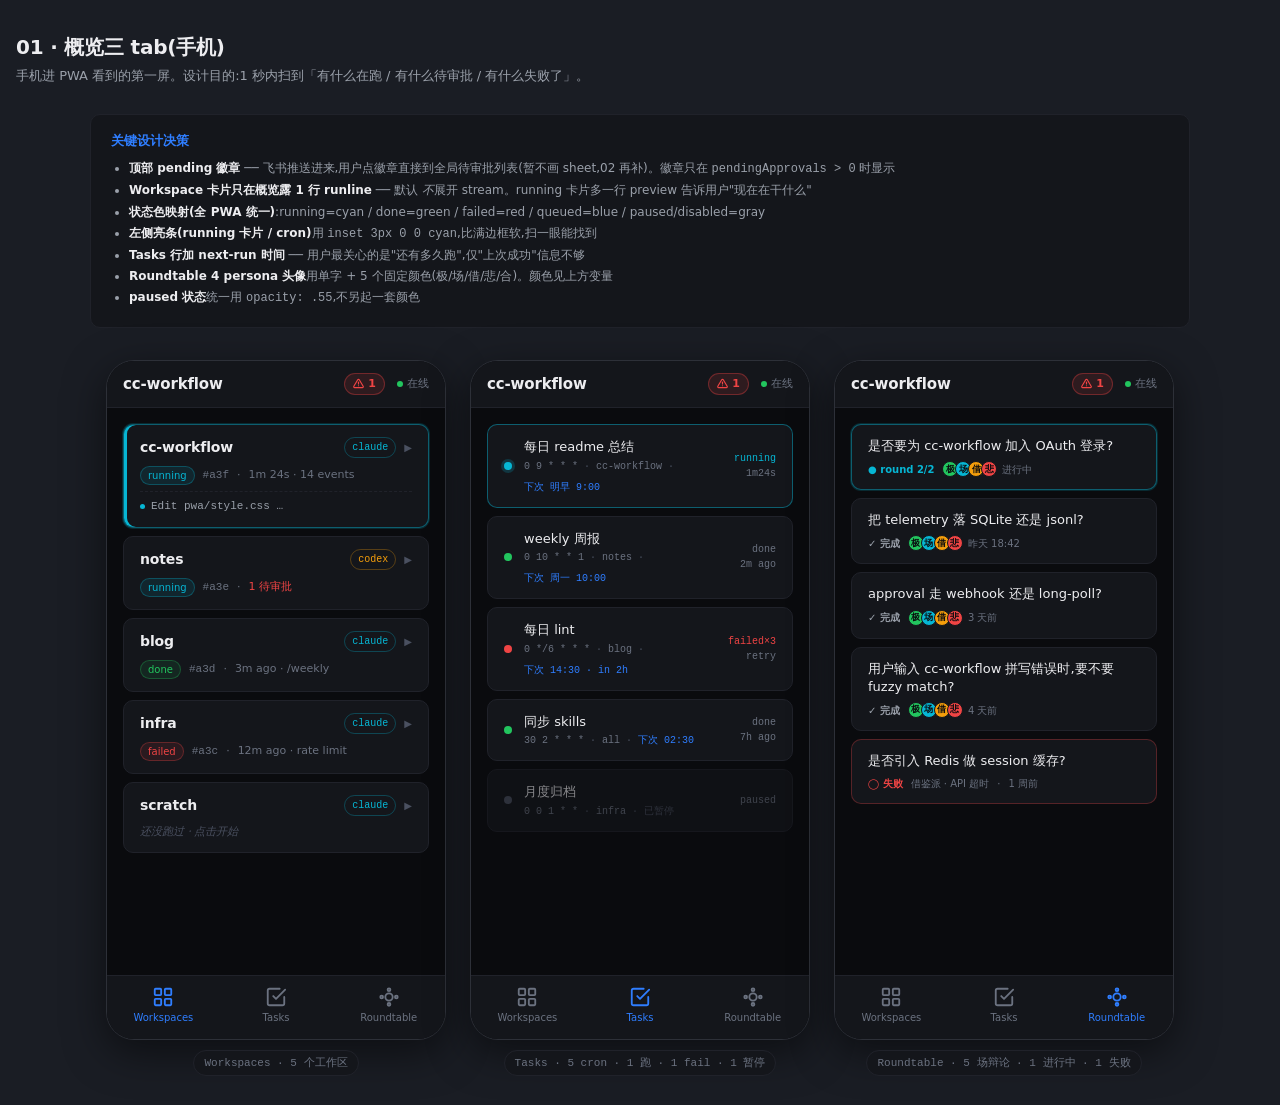
<file: design/01-tabs-overview.html>
<!doctype html>
<html lang="zh-CN">
<head>
<meta charset="utf-8">
<meta name="viewport" content="width=device-width, initial-scale=1">
<title>cc-workflow · 01 · 概览三 tab(手机)</title>
<style>
  /* 与 pwa/style.css :root 同源,保持设计 token 一致 */
  :root{
    --bg-canvas:#0a0b0e; --bg-surface:#14161b; --bg-elevated:#1d1f26; --bg-hover:#232631;
    --border-subtle:#20222a; --border-strong:#2d3038;
    --text-primary:#ededf0; --text-secondary:#9aa0aa; --text-tertiary:#6b7280; --text-disabled:#4a5060;
    --accent-blue:#2f7eff; --accent-green:#22c55e; --accent-cyan:#06b6d4;
    --accent-amber:#f59e0b; --accent-red:#ef4444; --accent-purple:#a855f7;
    --space-1:4px; --space-2:8px; --space-3:12px; --space-4:16px;
    --radius-sm:6px; --radius-md:10px; --radius-full:999px;
    --font-ui:system-ui,-apple-system,"Segoe UI","PingFang SC","Microsoft YaHei",sans-serif;
    --font-mono:ui-monospace,SFMono-Regular,Menlo,monospace;
  }
  *{box-sizing:border-box}
  body{margin:0;padding:32px 16px;background:#1a1d24;color:var(--text-primary);
       font-family:var(--font-ui);font-size:13px;line-height:1.5}
  h1{font-size:20px;margin:0 0 4px;font-weight:600;letter-spacing:-.01em}
  .lead{color:var(--text-secondary);margin:0 0 28px;max-width:780px}

  /* phone frame */
  .row{display:flex;gap:24px;flex-wrap:wrap;justify-content:center}
  .phone{width:340px;height:680px;background:var(--bg-canvas);
         border:1px solid var(--border-strong);border-radius:28px;overflow:hidden;
         display:flex;flex-direction:column;box-shadow:0 12px 40px rgba(0,0,0,.5)}

  /* topbar */
  .topbar{display:flex;align-items:center;gap:var(--space-3);
          padding:var(--space-3) var(--space-4);
          background:var(--bg-surface);border-bottom:1px solid var(--border-subtle);
          flex-shrink:0}
  .brand{font-weight:600;font-size:15px;letter-spacing:-.01em}
  .topbar-right{margin-left:auto;display:flex;align-items:center;gap:var(--space-3)}
  .status{font-size:11px;color:var(--text-tertiary);display:flex;align-items:center;gap:4px}
  .status .dot{width:6px;height:6px;border-radius:50%;background:var(--accent-green)}
  /* 全局待审批徽章 —— 飞书推送进来直接点这里,跳全局待审列表 */
  .pending-badge{display:flex;align-items:center;gap:4px;
                 padding:2px 8px;border-radius:var(--radius-full);
                 background:rgba(239,68,68,.12);color:var(--accent-red);
                 border:1px solid rgba(239,68,68,.35);font-size:11px;font-weight:600;
                 cursor:pointer}
  .pending-badge svg{width:11px;height:11px}

  main{flex:1;overflow:auto;padding:var(--space-4);
       display:flex;flex-direction:column;gap:var(--space-2)}
  main::-webkit-scrollbar{display:none}

  /* === Workspaces === */
  .ws-card{background:var(--bg-surface);border:1px solid var(--border-subtle);
           border-radius:var(--radius-md);padding:var(--space-3) var(--space-4);
           position:relative;cursor:pointer;transition:border-color .15s}
  .ws-card:hover{border-color:var(--border-strong)}
  .ws-card.running{border-color:rgba(6,182,212,.45);
                   box-shadow:0 0 0 1px rgba(6,182,212,.18), inset 3px 0 0 var(--accent-cyan)}
  .ws-head{display:flex;align-items:center;gap:var(--space-2);margin-bottom:var(--space-2)}
  .ws-head h2{font-size:14px;margin:0;flex:1;font-weight:600;letter-spacing:-.01em}
  .ws-engine{font-size:10px;color:var(--text-tertiary);
             padding:2px 7px;border:1px solid var(--border-subtle);
             border-radius:var(--radius-full);font-family:var(--font-mono);
             text-transform:lowercase}
  .ws-engine.claude{color:var(--accent-cyan);border-color:rgba(6,182,212,.3)}
  .ws-engine.codex{color:var(--accent-amber);border-color:rgba(245,158,11,.3)}
  .ws-chevron{color:var(--text-disabled);font-size:10px;transition:transform .15s}
  /* run line: 状态 tag + 简短 meta */
  .ws-runline{display:flex;align-items:center;gap:var(--space-2);
              font-size:11px;color:var(--text-tertiary)}
  .tag{display:inline-flex;align-items:center;gap:3px;padding:1px 7px;
       border-radius:var(--radius-full);font-size:10px;
       border:1px solid transparent;font-weight:500}
  .tag-running{background:rgba(6,182,212,.10);color:var(--accent-cyan);
               border-color:rgba(6,182,212,.30)}
  .tag-done{background:rgba(34,197,94,.10);color:var(--accent-green);
            border-color:rgba(34,197,94,.30)}
  .tag-failed{background:rgba(239,68,68,.10);color:var(--accent-red);
              border-color:rgba(239,68,68,.30)}
  .tag-paused{background:rgba(154,160,170,.08);color:var(--text-tertiary);
              border-color:var(--border-subtle)}
  .run-id{font-family:var(--font-mono);color:var(--text-tertiary)}
  /* preview line —— 只对 running 卡片显示,告诉用户"现在在干什么" */
  .ws-preview{margin-top:6px;padding-top:6px;border-top:1px dashed var(--border-subtle);
              font-size:11px;color:var(--text-secondary);
              display:flex;align-items:center;gap:6px;font-family:var(--font-mono)}
  .ws-preview .pulse{width:5px;height:5px;border-radius:50%;background:var(--accent-cyan);
                     animation:pulse 1.4s ease-in-out infinite;flex-shrink:0}
  @keyframes pulse{0%,100%{opacity:.4}50%{opacity:1}}
  .ws-empty{color:var(--text-disabled);font-size:11px;font-style:italic}

  /* === Tasks === */
  .task-row{display:flex;align-items:center;gap:var(--space-3);
            padding:var(--space-3) var(--space-4);
            background:var(--bg-surface);border:1px solid var(--border-subtle);
            border-radius:var(--radius-md)}
  .task-row.running{border-color:rgba(6,182,212,.45)}
  .task-row.paused{opacity:.55}
  .task-dot{width:8px;height:8px;border-radius:50%;flex-shrink:0}
  .task-dot.running{background:var(--accent-cyan);
                    box-shadow:0 0 0 3px rgba(6,182,212,.2)}
  .task-dot.done{background:var(--accent-green)}
  .task-dot.failed{background:var(--accent-red)}
  .task-dot.paused{background:var(--text-disabled)}
  .task-body{flex:1;min-width:0}
  .task-name{font-size:13px;color:var(--text-primary);font-weight:500;
             overflow:hidden;text-overflow:ellipsis;white-space:nowrap}
  .task-meta{font-size:10px;color:var(--text-tertiary);margin-top:2px;
             font-family:var(--font-mono);display:flex;gap:6px;align-items:center;flex-wrap:wrap}
  .task-meta .sep{color:var(--text-disabled)}
  .task-next{color:var(--accent-blue)}
  .task-state{font-size:10px;text-align:right;font-weight:500;flex-shrink:0;
              font-family:var(--font-mono)}

  /* === Roundtable === */
  .rt-row{background:var(--bg-surface);border:1px solid var(--border-subtle);
          border-radius:var(--radius-md);padding:var(--space-3) var(--space-4);
          cursor:pointer;transition:border-color .15s}
  .rt-row:hover{border-color:var(--border-strong)}
  .rt-row.active{border-color:rgba(6,182,212,.45);
                 box-shadow:0 0 0 1px rgba(6,182,212,.18)}
  .rt-row.failed{border-color:rgba(239,68,68,.30)}
  .rt-q{font-size:13px;line-height:1.4;color:var(--text-primary);margin-bottom:6px;
        display:-webkit-box;-webkit-line-clamp:2;-webkit-box-orient:vertical;overflow:hidden}
  .rt-meta{font-size:10px;color:var(--text-tertiary);display:flex;
           align-items:center;gap:8px;flex-wrap:wrap}
  .rt-status{font-weight:600}
  .rt-status.active{color:var(--accent-cyan)}
  .rt-status.done{color:var(--text-secondary)}
  .rt-status.failed{color:var(--accent-red)}
  .avatars{display:flex;gap:-2px}
  .avatar{display:inline-flex;align-items:center;justify-content:center;
          width:16px;height:16px;border-radius:50%;font-size:9px;
          color:#0a0b0e;font-weight:700;
          margin-right:-3px;border:1.5px solid var(--bg-surface)}
  .avatar.green{background:var(--accent-green)}
  .avatar.cyan{background:var(--accent-cyan)}
  .avatar.amber{background:var(--accent-amber)}
  .avatar.red{background:var(--accent-red)}
  .avatar.purple{background:var(--accent-purple)}

  /* === bottom nav === */
  .bottom-nav{display:flex;border-top:1px solid var(--border-subtle);
              background:var(--bg-surface);flex-shrink:0;
              padding-bottom:env(safe-area-inset-bottom,0)}
  .bottom-tab{flex:1;text-align:center;padding:10px 0 14px;
              color:var(--text-tertiary);font-size:10px;font-weight:500;
              display:flex;flex-direction:column;align-items:center;gap:2px;
              text-decoration:none;cursor:pointer;transition:color .1s}
  .bottom-tab.active{color:var(--accent-blue)}
  .bottom-tab svg{width:22px;height:22px}

  /* tag chips below each phone (only in this design preview, NOT in PWA) */
  .frame{display:flex;flex-direction:column;align-items:center;gap:10px}
  .frame-label{font-size:11px;color:var(--text-tertiary);font-family:var(--font-mono);
               background:var(--bg-surface);padding:4px 10px;border-radius:var(--radius-full);
               border:1px solid var(--border-subtle)}

  /* design notes panel at top */
  .notes{max-width:1100px;margin:0 auto 32px;padding:16px 20px;
         background:var(--bg-surface);border:1px solid var(--border-subtle);
         border-radius:var(--radius-md);font-size:12px;line-height:1.6}
  .notes h2{font-size:13px;margin:0 0 8px;color:var(--accent-blue)}
  .notes ul{margin:0;padding-left:18px;color:var(--text-secondary)}
  .notes li{margin:2px 0}
  .notes b{color:var(--text-primary);font-weight:600}
</style>
</head>
<body>

<h1>01 · 概览三 tab(手机)</h1>
<p class="lead">手机进 PWA 看到的第一屏。设计目的:1 秒内扫到「有什么在跑 / 有什么待审批 / 有什么失败了」。</p>

<div class="notes">
  <h2>关键设计决策</h2>
  <ul>
    <li><b>顶部 pending 徽章</b> ── 飞书推送进来,用户点徽章直接到全局待审批列表(暂不画 sheet,02 再补)。徽章只在 <code>pendingApprovals &gt; 0</code> 时显示</li>
    <li><b>Workspace 卡片只在概览露 1 行 runline</b> ── 默认 <i>不</i>展开 stream。running 卡片多一行 preview 告诉用户"现在在干什么"</li>
    <li><b>状态色映射(全 PWA 统一)</b>:running=cyan / done=green / failed=red / queued=blue / paused/disabled=gray</li>
    <li><b>左侧亮条(running 卡片 / cron)</b>用 <code>inset 3px 0 0 cyan</code>,比满边框软,扫一眼能找到</li>
    <li><b>Tasks 行加 next-run 时间</b> ── 用户最关心的是"还有多久跑",仅"上次成功"信息不够</li>
    <li><b>Roundtable 4 persona 头像</b>用单字 + 5 个固定颜色(极/场/借/悲/合)。颜色见上方变量</li>
    <li><b>paused 状态</b>统一用 <code>opacity: .55</code>,不另起一套颜色</li>
  </ul>
</div>

<div class="row">

  <!-- ============ Workspaces ============ -->
  <div class="frame">
  <div class="phone">
    <div class="topbar">
      <span class="brand">cc-workflow</span>
      <div class="topbar-right">
        <span class="pending-badge" title="1 待审批">
          <svg viewBox="0 0 24 24" fill="none" stroke="currentColor" stroke-width="2.5"
               stroke-linecap="round" stroke-linejoin="round"><path d="M12 9v4"/><path d="M12 17h.01"/><path d="M10.29 3.86 1.82 18a2 2 0 0 0 1.71 3h16.94a2 2 0 0 0 1.71-3L13.71 3.86a2 2 0 0 0-3.42 0Z"/></svg>
          1
        </span>
        <span class="status"><span class="dot"></span>在线</span>
      </div>
    </div>

    <main>
      <!-- running 卡片 —— 左侧亮条 + preview 行 -->
      <div class="ws-card running">
        <div class="ws-head">
          <h2>cc-workflow</h2>
          <span class="ws-engine claude">claude</span>
          <span class="ws-chevron">▶</span>
        </div>
        <div class="ws-runline">
          <span class="tag tag-running">running</span>
          <span class="run-id">#a3f</span>
          <span>·</span>
          <span>1m 24s · 14 events</span>
        </div>
        <div class="ws-preview">
          <span class="pulse"></span>
          <span>Edit pwa/style.css …</span>
        </div>
      </div>

      <!-- 待审批 hint(同一个卡片有 pending approval 时,卡片自身也透出 1 个红字) -->
      <div class="ws-card">
        <div class="ws-head">
          <h2>notes</h2>
          <span class="ws-engine codex">codex</span>
          <span class="ws-chevron">▶</span>
        </div>
        <div class="ws-runline">
          <span class="tag tag-running">running</span>
          <span class="run-id">#a3e</span>
          <span>·</span>
          <span style="color:var(--accent-red);font-weight:500">1 待审批</span>
        </div>
      </div>

      <!-- done -->
      <div class="ws-card">
        <div class="ws-head">
          <h2>blog</h2>
          <span class="ws-engine claude">claude</span>
          <span class="ws-chevron">▶</span>
        </div>
        <div class="ws-runline">
          <span class="tag tag-done">done</span>
          <span class="run-id">#a3d</span>
          <span>·</span>
          <span>3m ago · /weekly</span>
        </div>
      </div>

      <!-- failed -->
      <div class="ws-card">
        <div class="ws-head">
          <h2>infra</h2>
          <span class="ws-engine claude">claude</span>
          <span class="ws-chevron">▶</span>
        </div>
        <div class="ws-runline">
          <span class="tag tag-failed">failed</span>
          <span class="run-id">#a3c</span>
          <span>·</span>
          <span>12m ago · rate limit</span>
        </div>
      </div>

      <!-- empty -->
      <div class="ws-card">
        <div class="ws-head">
          <h2>scratch</h2>
          <span class="ws-engine claude">claude</span>
          <span class="ws-chevron">▶</span>
        </div>
        <div class="ws-empty">还没跑过 · 点击开始</div>
      </div>
    </main>

    <nav class="bottom-nav">
      <a class="bottom-tab active">
        <svg viewBox="0 0 24 24" fill="none" stroke="currentColor" stroke-width="2" stroke-linecap="round" stroke-linejoin="round"><rect x="3" y="3" width="7" height="7" rx="1"/><rect x="14" y="3" width="7" height="7" rx="1"/><rect x="3" y="14" width="7" height="7" rx="1"/><rect x="14" y="14" width="7" height="7" rx="1"/></svg>
        <span>Workspaces</span>
      </a>
      <a class="bottom-tab">
        <svg viewBox="0 0 24 24" fill="none" stroke="currentColor" stroke-width="2" stroke-linecap="round" stroke-linejoin="round"><polyline points="9 11 12 14 22 4"/><path d="M21 12v7a2 2 0 0 1-2 2H5a2 2 0 0 1-2-2V5a2 2 0 0 1 2-2h11"/></svg>
        <span>Tasks</span>
      </a>
      <a class="bottom-tab">
        <svg viewBox="0 0 24 24" fill="none" stroke="currentColor" stroke-width="2" stroke-linecap="round" stroke-linejoin="round"><circle cx="12" cy="12" r="4"/><circle cx="12" cy="4" r="1.5"/><circle cx="12" cy="20" r="1.5"/><circle cx="4" cy="12" r="1.5"/><circle cx="20" cy="12" r="1.5"/></svg>
        <span>Roundtable</span>
      </a>
    </nav>
  </div>
  <div class="frame-label">Workspaces · 5 个工作区</div>
  </div>

  <!-- ============ Tasks ============ -->
  <div class="frame">
  <div class="phone">
    <div class="topbar">
      <span class="brand">cc-workflow</span>
      <div class="topbar-right">
        <span class="pending-badge"><svg viewBox="0 0 24 24" fill="none" stroke="currentColor" stroke-width="2.5" stroke-linecap="round" stroke-linejoin="round"><path d="M12 9v4"/><path d="M12 17h.01"/><path d="M10.29 3.86 1.82 18a2 2 0 0 0 1.71 3h16.94a2 2 0 0 0 1.71-3L13.71 3.86a2 2 0 0 0-3.42 0Z"/></svg>1</span>
        <span class="status"><span class="dot"></span>在线</span>
      </div>
    </div>

    <main>
      <div class="task-row running">
        <span class="task-dot running"></span>
        <div class="task-body">
          <div class="task-name">每日 readme 总结</div>
          <div class="task-meta">
            <span>0 9 * * *</span>
            <span class="sep">·</span>
            <span>cc-workflow</span>
            <span class="sep">·</span>
            <span class="task-next">下次 明早 9:00</span>
          </div>
        </div>
        <div class="task-state" style="color:var(--accent-cyan)">running<br><span style="color:var(--text-tertiary);font-weight:400">1m24s</span></div>
      </div>

      <div class="task-row">
        <span class="task-dot done"></span>
        <div class="task-body">
          <div class="task-name">weekly 周报</div>
          <div class="task-meta">
            <span>0 10 * * 1</span>
            <span class="sep">·</span>
            <span>notes</span>
            <span class="sep">·</span>
            <span class="task-next">下次 周一 10:00</span>
          </div>
        </div>
        <div class="task-state" style="color:var(--text-tertiary)">done<br><span style="font-weight:400">2m ago</span></div>
      </div>

      <div class="task-row">
        <span class="task-dot failed"></span>
        <div class="task-body">
          <div class="task-name">每日 lint</div>
          <div class="task-meta">
            <span>0 */6 * * *</span>
            <span class="sep">·</span>
            <span>blog</span>
            <span class="sep">·</span>
            <span class="task-next">下次 14:30 · in 2h</span>
          </div>
        </div>
        <div class="task-state" style="color:var(--accent-red)">failed×3<br><span style="color:var(--text-tertiary);font-weight:400">retry</span></div>
      </div>

      <div class="task-row">
        <span class="task-dot done"></span>
        <div class="task-body">
          <div class="task-name">同步 skills</div>
          <div class="task-meta">
            <span>30 2 * * *</span>
            <span class="sep">·</span>
            <span>all</span>
            <span class="sep">·</span>
            <span class="task-next">下次 02:30</span>
          </div>
        </div>
        <div class="task-state" style="color:var(--text-tertiary)">done<br><span style="font-weight:400">7h ago</span></div>
      </div>

      <div class="task-row paused">
        <span class="task-dot paused"></span>
        <div class="task-body">
          <div class="task-name">月度归档</div>
          <div class="task-meta">
            <span>0 0 1 * *</span>
            <span class="sep">·</span>
            <span>infra</span>
            <span class="sep">·</span>
            <span style="color:var(--text-disabled)">已暂停</span>
          </div>
        </div>
        <div class="task-state" style="color:var(--text-tertiary)">paused</div>
      </div>
    </main>

    <nav class="bottom-nav">
      <a class="bottom-tab">
        <svg viewBox="0 0 24 24" fill="none" stroke="currentColor" stroke-width="2" stroke-linecap="round" stroke-linejoin="round"><rect x="3" y="3" width="7" height="7" rx="1"/><rect x="14" y="3" width="7" height="7" rx="1"/><rect x="3" y="14" width="7" height="7" rx="1"/><rect x="14" y="14" width="7" height="7" rx="1"/></svg>
        <span>Workspaces</span>
      </a>
      <a class="bottom-tab active">
        <svg viewBox="0 0 24 24" fill="none" stroke="currentColor" stroke-width="2" stroke-linecap="round" stroke-linejoin="round"><polyline points="9 11 12 14 22 4"/><path d="M21 12v7a2 2 0 0 1-2 2H5a2 2 0 0 1-2-2V5a2 2 0 0 1 2-2h11"/></svg>
        <span>Tasks</span>
      </a>
      <a class="bottom-tab">
        <svg viewBox="0 0 24 24" fill="none" stroke="currentColor" stroke-width="2" stroke-linecap="round" stroke-linejoin="round"><circle cx="12" cy="12" r="4"/><circle cx="12" cy="4" r="1.5"/><circle cx="12" cy="20" r="1.5"/><circle cx="4" cy="12" r="1.5"/><circle cx="20" cy="12" r="1.5"/></svg>
        <span>Roundtable</span>
      </a>
    </nav>
  </div>
  <div class="frame-label">Tasks · 5 cron · 1 跑 · 1 fail · 1 暂停</div>
  </div>

  <!-- ============ Roundtable ============ -->
  <div class="frame">
  <div class="phone">
    <div class="topbar">
      <span class="brand">cc-workflow</span>
      <div class="topbar-right">
        <span class="pending-badge"><svg viewBox="0 0 24 24" fill="none" stroke="currentColor" stroke-width="2.5" stroke-linecap="round" stroke-linejoin="round"><path d="M12 9v4"/><path d="M12 17h.01"/><path d="M10.29 3.86 1.82 18a2 2 0 0 0 1.71 3h16.94a2 2 0 0 0 1.71-3L13.71 3.86a2 2 0 0 0-3.42 0Z"/></svg>1</span>
        <span class="status"><span class="dot"></span>在线</span>
      </div>
    </div>

    <main>
      <!-- active —— 进行中,左侧亮条同 ws-card.running -->
      <div class="rt-row active">
        <div class="rt-q">是否要为 cc-workflow 加入 OAuth 登录?</div>
        <div class="rt-meta">
          <span class="rt-status active">● round 2/2</span>
          <div class="avatars">
            <span class="avatar green">极</span>
            <span class="avatar cyan">场</span>
            <span class="avatar amber">借</span>
            <span class="avatar red">悲</span>
          </div>
          <span>进行中</span>
        </div>
      </div>

      <!-- done -->
      <div class="rt-row">
        <div class="rt-q">把 telemetry 落 SQLite 还是 jsonl?</div>
        <div class="rt-meta">
          <span class="rt-status done">✓ 完成</span>
          <div class="avatars">
            <span class="avatar green">极</span>
            <span class="avatar cyan">场</span>
            <span class="avatar amber">借</span>
            <span class="avatar red">悲</span>
          </div>
          <span>昨天 18:42</span>
        </div>
      </div>

      <!-- done -->
      <div class="rt-row">
        <div class="rt-q">approval 走 webhook 还是 long-poll?</div>
        <div class="rt-meta">
          <span class="rt-status done">✓ 完成</span>
          <div class="avatars">
            <span class="avatar green">极</span>
            <span class="avatar cyan">场</span>
            <span class="avatar amber">借</span>
            <span class="avatar red">悲</span>
          </div>
          <span>3 天前</span>
        </div>
      </div>

      <!-- done -->
      <div class="rt-row">
        <div class="rt-q">用户输入 cc-workflow 拼写错误时,要不要 fuzzy match?</div>
        <div class="rt-meta">
          <span class="rt-status done">✓ 完成</span>
          <div class="avatars">
            <span class="avatar green">极</span>
            <span class="avatar cyan">场</span>
            <span class="avatar amber">借</span>
            <span class="avatar red">悲</span>
          </div>
          <span>4 天前</span>
        </div>
      </div>

      <!-- failed —— 中途某个 persona 调用失败 -->
      <div class="rt-row failed">
        <div class="rt-q">是否引入 Redis 做 session 缓存?</div>
        <div class="rt-meta">
          <span class="rt-status failed">◯ 失败</span>
          <span>借鉴派 · API 超时</span>
          <span>·</span>
          <span>1 周前</span>
        </div>
      </div>
    </main>

    <nav class="bottom-nav">
      <a class="bottom-tab">
        <svg viewBox="0 0 24 24" fill="none" stroke="currentColor" stroke-width="2" stroke-linecap="round" stroke-linejoin="round"><rect x="3" y="3" width="7" height="7" rx="1"/><rect x="14" y="3" width="7" height="7" rx="1"/><rect x="3" y="14" width="7" height="7" rx="1"/><rect x="14" y="14" width="7" height="7" rx="1"/></svg>
        <span>Workspaces</span>
      </a>
      <a class="bottom-tab">
        <svg viewBox="0 0 24 24" fill="none" stroke="currentColor" stroke-width="2" stroke-linecap="round" stroke-linejoin="round"><polyline points="9 11 12 14 22 4"/><path d="M21 12v7a2 2 0 0 1-2 2H5a2 2 0 0 1-2-2V5a2 2 0 0 1 2-2h11"/></svg>
        <span>Tasks</span>
      </a>
      <a class="bottom-tab active">
        <svg viewBox="0 0 24 24" fill="none" stroke="currentColor" stroke-width="2" stroke-linecap="round" stroke-linejoin="round"><circle cx="12" cy="12" r="4"/><circle cx="12" cy="4" r="1.5"/><circle cx="12" cy="20" r="1.5"/><circle cx="4" cy="12" r="1.5"/><circle cx="20" cy="12" r="1.5"/></svg>
        <span>Roundtable</span>
      </a>
    </nav>
  </div>
  <div class="frame-label">Roundtable · 5 场辩论 · 1 进行中 · 1 失败</div>
  </div>

</div>

</body>
</html>
</file>
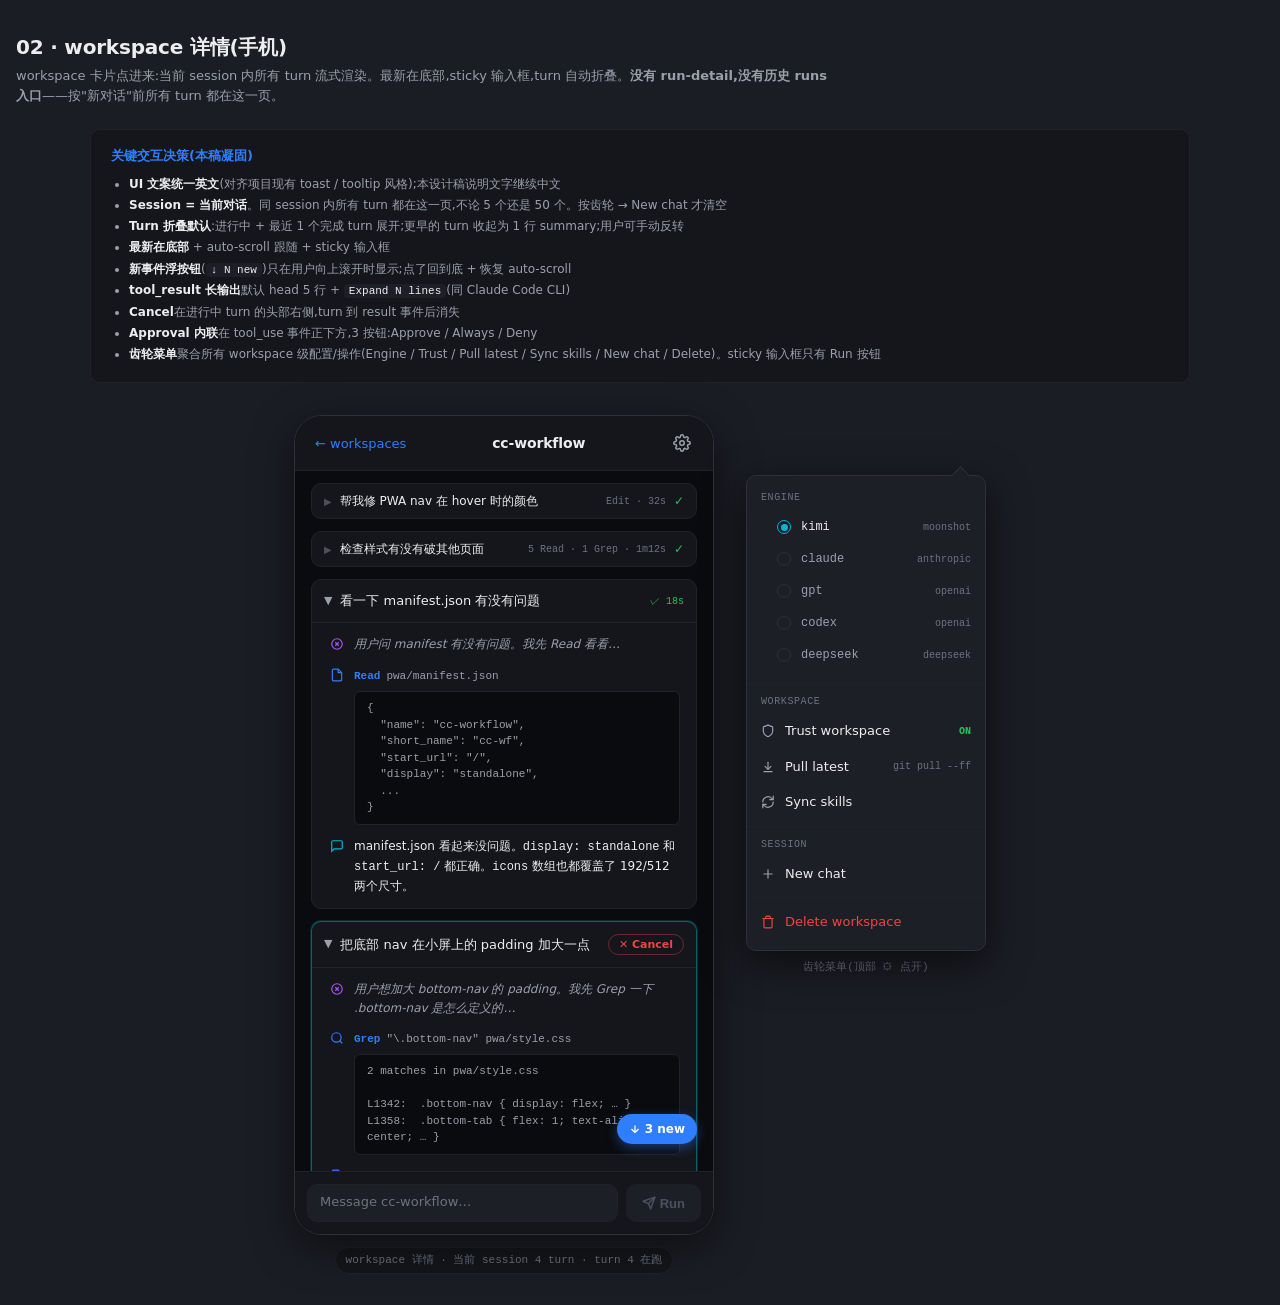
<file: design/02-workspace-detail.html>
<!doctype html>
<html lang="zh-CN">
<head>
<meta charset="utf-8">
<meta name="viewport" content="width=device-width, initial-scale=1">
<title>cc-workflow · 02 · workspace 详情(手机)</title>
<style>
  :root{
    --bg-canvas:#0a0b0e; --bg-surface:#14161b; --bg-elevated:#1d1f26; --bg-hover:#232631;
    --border-subtle:#20222a; --border-strong:#2d3038;
    --text-primary:#ededf0; --text-secondary:#9aa0aa; --text-tertiary:#6b7280; --text-disabled:#4a5060;
    --accent-blue:#2f7eff; --accent-green:#22c55e; --accent-cyan:#06b6d4;
    --accent-amber:#f59e0b; --accent-red:#ef4444; --accent-purple:#a855f7;
    --space-1:4px; --space-2:8px; --space-3:12px; --space-4:16px;
    --radius-sm:6px; --radius-md:10px; --radius-full:999px;
    --font-ui:system-ui,-apple-system,"Segoe UI","PingFang SC","Microsoft YaHei",sans-serif;
    --font-mono:ui-monospace,SFMono-Regular,Menlo,monospace;
  }
  *{box-sizing:border-box}
  body{margin:0;padding:32px 16px;background:#1a1d24;color:var(--text-primary);
       font-family:var(--font-ui);font-size:13px;line-height:1.5}
  h1{font-size:20px;margin:0 0 4px;font-weight:600;letter-spacing:-.01em}
  .lead{color:var(--text-secondary);margin:0 0 24px;max-width:820px}
  .notes{max-width:1100px;margin:0 auto 32px;padding:16px 20px;
         background:var(--bg-surface);border:1px solid var(--border-subtle);
         border-radius:var(--radius-md);font-size:12px;line-height:1.6}
  .notes h2{font-size:13px;margin:0 0 8px;color:var(--accent-blue)}
  .notes ul{margin:0;padding-left:18px;color:var(--text-secondary)}
  .notes li{margin:2px 0}
  .notes b{color:var(--text-primary);font-weight:600}
  .notes code{background:var(--bg-elevated);padding:1px 5px;border-radius:4px;
              font-family:var(--font-mono);font-size:11px;color:var(--text-primary)}

  /* layout: 主稿 + 齿轮菜单 popout(独立 floating 示意) */
  .stage{display:flex;gap:32px;flex-wrap:wrap;justify-content:center;align-items:flex-start}

  /* phone */
  .phone{width:420px;height:820px;background:var(--bg-canvas);
         border:1px solid var(--border-strong);border-radius:28px;overflow:hidden;
         position:relative;display:flex;flex-direction:column;
         box-shadow:0 12px 40px rgba(0,0,0,.5)}

  /* topbar */
  .topbar{display:flex;align-items:center;gap:var(--space-2);
          padding:var(--space-3) var(--space-4);
          background:var(--bg-surface);border-bottom:1px solid var(--border-subtle);
          flex-shrink:0;font-size:13px}
  .topbar-back{color:var(--accent-blue);font-weight:500;text-decoration:none;
               padding:2px 4px;border-radius:var(--radius-sm)}
  .topbar-title{flex:1;text-align:center;font-weight:600;letter-spacing:-.01em;
                font-size:14px}
  .topbar-gear{width:30px;height:30px;display:flex;align-items:center;
               justify-content:center;color:var(--text-secondary);
               border-radius:var(--radius-sm);cursor:pointer}
  .topbar-gear:hover{background:var(--bg-elevated);color:var(--text-primary)}
  .topbar-gear svg{width:18px;height:18px}

  /* main = scrollable stream */
  .stream{flex:1;overflow:auto;padding:var(--space-3) 0 100px;
          position:relative}
  .stream::-webkit-scrollbar{display:none}

  /* ============ TURN ============ */
  .turn{margin:0 var(--space-4) var(--space-3)}

  /* turn — collapsed (1 line summary) */
  .turn-collapsed{display:flex;align-items:center;gap:var(--space-2);
                  padding:var(--space-2) var(--space-3);
                  background:var(--bg-surface);border:1px solid var(--border-subtle);
                  border-radius:var(--radius-md);cursor:pointer;
                  font-size:12px;color:var(--text-secondary)}
  .turn-collapsed:hover{border-color:var(--border-strong)}
  .turn-collapsed .caret{color:var(--text-disabled);font-size:10px;flex-shrink:0}
  .turn-collapsed .user-q{color:var(--text-primary);font-weight:500;
                          overflow:hidden;text-overflow:ellipsis;white-space:nowrap;
                          flex:1;min-width:0}
  .turn-collapsed .meta{font-size:10px;color:var(--text-tertiary);
                        font-family:var(--font-mono);flex-shrink:0}
  .turn-collapsed .check{color:var(--accent-green);flex-shrink:0;font-weight:700}

  /* turn — expanded */
  .turn-expanded{background:var(--bg-surface);border:1px solid var(--border-subtle);
                 border-radius:var(--radius-md);overflow:hidden}
  .turn-expanded.running{border-color:rgba(6,182,212,.45);
                         box-shadow:0 0 0 1px rgba(6,182,212,.18)}
  .turn-head{display:flex;align-items:center;gap:var(--space-2);
             padding:var(--space-3);
             border-bottom:1px solid var(--border-subtle);
             cursor:pointer}
  .turn-head .caret{color:var(--text-secondary);font-size:11px}
  .turn-head .turn-user-msg{flex:1;color:var(--text-primary);font-weight:500;
                            font-size:13px;line-height:1.4}
  .turn-head .turn-status{font-size:10px;font-family:var(--font-mono);
                          color:var(--text-tertiary);flex-shrink:0}
  .turn-head .turn-status.running{color:var(--accent-cyan)}
  .turn-head .turn-status.done{color:var(--accent-green)}
  /* cancel button — only on running turn */
  .turn-cancel{padding:3px 10px;background:transparent;
               border:1px solid rgba(239,68,68,.4);color:var(--accent-red);
               border-radius:var(--radius-full);font-size:11px;font-weight:600;
               cursor:pointer;font-family:var(--font-ui)}
  .turn-cancel:hover{background:rgba(239,68,68,.1)}

  .turn-body{padding:var(--space-3) var(--space-4) var(--space-3) var(--space-4)}

  /* ============ EVENTS inside a turn ============ */
  .event{margin-bottom:var(--space-3);display:flex;gap:var(--space-2)}
  .event:last-child{margin-bottom:0}

  /* event left rail (icon column) */
  .event-rail{width:18px;flex-shrink:0;color:var(--text-tertiary);
              display:flex;align-items:flex-start;justify-content:center;
              padding-top:2px}
  .event-rail svg{width:14px;height:14px}

  /* event body */
  .event-body{flex:1;min-width:0;font-size:12px;line-height:1.55}
  .event-label{font-size:10px;text-transform:uppercase;letter-spacing:.05em;
               color:var(--text-tertiary);font-weight:600;margin-bottom:2px;
               font-family:var(--font-mono)}

  /* thinking */
  .event.thinking .event-body{color:var(--text-secondary);font-style:italic}
  .event.thinking .event-rail{color:var(--accent-purple)}

  /* tool_use */
  .event.tool .event-rail{color:var(--accent-blue)}
  .event.tool .tool-name{color:var(--accent-blue);font-family:var(--font-mono);
                         font-weight:600;font-size:11px}
  .event.tool .tool-args{color:var(--text-secondary);font-family:var(--font-mono);
                         font-size:11px;margin-left:6px}
  .event.tool .tool-result{margin-top:6px;padding:var(--space-2) var(--space-3);
                           background:var(--bg-canvas);border-radius:var(--radius-sm);
                           font-family:var(--font-mono);font-size:11px;
                           color:var(--text-secondary);line-height:1.5;
                           border:1px solid var(--border-subtle);
                           white-space:pre-wrap}
  .tool-result-fold{display:inline-block;margin-top:6px;font-size:11px;
                    color:var(--accent-blue);cursor:pointer;font-weight:500}

  /* text reply (claude 文本回复) */
  .event.text .event-rail{color:var(--accent-cyan)}
  .event.text .event-body{color:var(--text-primary);line-height:1.6}

  /* approval — Edit 待审批,内联红条 */
  .approval{margin-top:6px;padding:var(--space-3);
            background:rgba(245,158,11,.06);
            border:1px solid rgba(245,158,11,.35);
            border-radius:var(--radius-sm)}
  .approval-head{display:flex;align-items:center;gap:6px;
                 color:var(--accent-amber);font-size:12px;font-weight:600;
                 margin-bottom:6px}
  .approval-head svg{width:14px;height:14px}
  .approval-detail{font-size:11px;color:var(--text-secondary);
                   font-family:var(--font-mono);margin-bottom:8px;
                   white-space:pre-wrap;line-height:1.5}
  .approval-actions{display:flex;gap:6px}
  .approval-btn{flex:1;padding:6px 10px;border-radius:var(--radius-sm);
                font-size:12px;font-weight:600;cursor:pointer;border:1px solid}
  .approval-btn.approve{background:rgba(34,197,94,.15);color:var(--accent-green);
                        border-color:rgba(34,197,94,.4)}
  .approval-btn.always{background:transparent;color:var(--text-secondary);
                       border-color:var(--border-strong)}
  .approval-btn.deny{background:rgba(239,68,68,.10);color:var(--accent-red);
                     border-color:rgba(239,68,68,.4)}

  /* typing indicator (current turn 末尾) */
  .typing{display:flex;align-items:center;gap:6px;color:var(--text-tertiary);
          font-size:11px;font-family:var(--font-mono);margin-top:6px}
  .typing-dots{display:flex;gap:3px}
  .typing-dots span{width:5px;height:5px;border-radius:50%;background:var(--accent-cyan);
                    animation:typing 1.4s infinite}
  .typing-dots span:nth-child(2){animation-delay:.2s}
  .typing-dots span:nth-child(3){animation-delay:.4s}
  @keyframes typing{0%,60%,100%{opacity:.3}30%{opacity:1}}

  /* floating "↓ N 新" button */
  .new-events{position:absolute;right:16px;bottom:90px;
              padding:6px 12px;background:var(--accent-blue);
              color:#fff;font-size:12px;font-weight:600;
              border-radius:var(--radius-full);cursor:pointer;
              box-shadow:0 4px 12px rgba(47,126,255,.4);
              display:flex;align-items:center;gap:4px}
  .new-events svg{width:12px;height:12px}

  /* sticky input bar at bottom */
  .input-bar{position:absolute;left:0;right:0;bottom:0;
             background:var(--bg-surface);
             border-top:1px solid var(--border-subtle);
             padding:var(--space-3);
             display:flex;gap:var(--space-2);align-items:flex-end}
  .input-bar textarea{flex:1;background:var(--bg-elevated);
                      border:1px solid var(--border-subtle);
                      color:var(--text-primary);
                      border-radius:var(--radius-md);
                      padding:8px 12px;font-size:13px;
                      font-family:var(--font-ui);resize:none;outline:none;
                      min-height:38px;max-height:120px;line-height:1.4}
  .input-bar textarea:focus{border-color:var(--accent-blue)}
  .input-bar textarea::placeholder{color:var(--text-tertiary)}
  .run-btn{padding:0 16px;height:38px;background:var(--accent-blue);
           color:#fff;border:none;border-radius:var(--radius-md);
           font-size:13px;font-weight:600;cursor:pointer;
           display:flex;align-items:center;gap:4px}
  .run-btn:hover{background:#4a90ff}
  .run-btn svg{width:14px;height:14px}
  .run-btn.disabled{background:var(--bg-elevated);color:var(--text-disabled);
                    cursor:not-allowed}

  /* ============ Gear menu popout (separate floating) ============ */
  .gear-popout{position:relative;width:240px;background:var(--bg-elevated);
               border:1px solid var(--border-strong);border-radius:var(--radius-md);
               box-shadow:0 12px 40px rgba(0,0,0,.6);
               padding:4px 0;font-size:13px}
  .gear-popout::before{content:'';position:absolute;top:-7px;right:18px;
                       width:12px;height:12px;background:var(--bg-elevated);
                       border-left:1px solid var(--border-strong);
                       border-top:1px solid var(--border-strong);
                       transform:rotate(45deg)}
  .gear-section{padding:6px 0;border-bottom:1px solid var(--border-subtle)}
  .gear-section:last-child{border-bottom:none}
  .gear-section-label{padding:4px 14px;font-size:10px;color:var(--text-tertiary);
                      text-transform:uppercase;letter-spacing:.06em;
                      font-family:var(--font-mono)}
  .gear-item{padding:8px 14px;display:flex;align-items:center;gap:10px;
             cursor:pointer;color:var(--text-primary)}
  .gear-item:hover{background:var(--bg-hover)}
  .gear-item svg{width:14px;height:14px;color:var(--text-secondary);flex-shrink:0}
  .gear-item.danger{color:var(--accent-red)}
  .gear-item.danger svg{color:var(--accent-red)}
  .gear-item .right{margin-left:auto;font-size:10px;color:var(--text-tertiary);
                    font-family:var(--font-mono)}
  .gear-item.toggle .right{color:var(--accent-green);font-weight:600}
  /* provider radio list (inline below Provider header) */
  .provider-list{padding:2px 0 6px 0}
  .provider-opt{display:flex;align-items:center;gap:10px;
                padding:7px 14px 7px 30px;cursor:pointer;
                font-size:12px;color:var(--text-secondary)}
  .provider-opt:hover{background:var(--bg-hover);color:var(--text-primary)}
  .provider-opt.selected{color:var(--text-primary);font-weight:500}
  .provider-opt .radio{width:14px;height:14px;border-radius:50%;
                       border:1.5px solid var(--border-strong);
                       display:flex;align-items:center;justify-content:center;
                       flex-shrink:0}
  .provider-opt.selected .radio{border-color:var(--accent-cyan)}
  .provider-opt.selected .radio::after{content:'';width:7px;height:7px;
                                       border-radius:50%;background:var(--accent-cyan)}
  .provider-opt .engine{font-family:var(--font-mono);font-size:12px}
  .provider-opt .vendor{color:var(--text-tertiary);font-size:10px;
                        font-family:var(--font-mono);margin-left:auto}

  .frame-label{display:block;margin-top:12px;font-size:11px;color:var(--text-tertiary);
               font-family:var(--font-mono);
               background:var(--bg-surface);padding:4px 10px;border-radius:var(--radius-full);
               border:1px solid var(--border-subtle);text-align:center;width:fit-content;
               margin-left:auto;margin-right:auto}
  .gear-label{font-size:11px;color:var(--text-tertiary);text-align:center;
              margin-top:8px;font-family:var(--font-mono)}
</style>
</head>
<body>

<h1>02 · workspace 详情(手机)</h1>
<p class="lead">workspace 卡片点进来:当前 session 内所有 turn 流式渲染。最新在底部,sticky 输入框,turn 自动折叠。<b>没有 run-detail,没有历史 runs 入口</b>——按"新对话"前所有 turn 都在这一页。</p>

<div class="notes">
  <h2>关键交互决策(本稿凝固)</h2>
  <ul>
    <li><b>UI 文案统一英文</b>(对齐项目现有 toast / tooltip 风格);本设计稿说明文字继续中文</li>
    <li><b>Session = 当前对话</b>。同 session 内所有 turn 都在这一页,不论 5 个还是 50 个。按齿轮 → New chat 才清空</li>
    <li><b>Turn 折叠默认</b>:进行中 + 最近 1 个完成 turn 展开;更早的 turn 收起为 1 行 summary;用户可手动反转</li>
    <li><b>最新在底部</b> + auto-scroll 跟随 + sticky 输入框</li>
    <li><b>新事件浮按钮</b>(<code>↓ N new</code>)只在用户向上滚开时显示;点了回到底 + 恢复 auto-scroll</li>
    <li><b>tool_result 长输出</b>默认 head 5 行 + <code>Expand N lines</code>(同 Claude Code CLI)</li>
    <li><b>Cancel</b>在进行中 turn 的头部右侧,turn 到 result 事件后消失</li>
    <li><b>Approval 内联</b>在 tool_use 事件正下方,3 按钮:Approve / Always / Deny</li>
    <li><b>齿轮菜单</b>聚合所有 workspace 级配置/操作(Engine / Trust / Pull latest / Sync skills / New chat / Delete)。sticky 输入框只有 Run 按钮</li>
  </ul>
</div>

<div class="stage">

  <!-- ============== PHONE: workspace detail ============== -->
  <div>
  <div class="phone">

    <!-- topbar -->
    <div class="topbar">
      <a class="topbar-back">← workspaces</a>
      <div class="topbar-title">cc-workflow</div>
      <div class="topbar-gear" title="Settings">
        <svg viewBox="0 0 24 24" fill="none" stroke="currentColor" stroke-width="2"
             stroke-linecap="round" stroke-linejoin="round">
          <circle cx="12" cy="12" r="3"/>
          <path d="M19.4 15a1.65 1.65 0 0 0 .33 1.82l.06.06a2 2 0 0 1 0 2.83 2 2 0 0 1-2.83 0l-.06-.06a1.65 1.65 0 0 0-1.82-.33 1.65 1.65 0 0 0-1 1.51V21a2 2 0 0 1-2 2 2 2 0 0 1-2-2v-.09A1.65 1.65 0 0 0 9 19.4a1.65 1.65 0 0 0-1.82.33l-.06.06a2 2 0 0 1-2.83 0 2 2 0 0 1 0-2.83l.06-.06a1.65 1.65 0 0 0 .33-1.82 1.65 1.65 0 0 0-1.51-1H3a2 2 0 0 1-2-2 2 2 0 0 1 2-2h.09A1.65 1.65 0 0 0 4.6 9a1.65 1.65 0 0 0-.33-1.82l-.06-.06a2 2 0 0 1 0-2.83 2 2 0 0 1 2.83 0l.06.06a1.65 1.65 0 0 0 1.82.33H9a1.65 1.65 0 0 0 1-1.51V3a2 2 0 0 1 2-2 2 2 0 0 1 2 2v.09a1.65 1.65 0 0 0 1 1.51 1.65 1.65 0 0 0 1.82-.33l.06-.06a2 2 0 0 1 2.83 0 2 2 0 0 1 0 2.83l-.06.06a1.65 1.65 0 0 0-.33 1.82V9a1.65 1.65 0 0 0 1.51 1H21a2 2 0 0 1 2 2 2 2 0 0 1-2 2h-.09a1.65 1.65 0 0 0-1.51 1z"/>
        </svg>
      </div>
    </div>

    <!-- stream -->
    <div class="stream">

      <!-- ===== Turn 1: collapsed ===== -->
      <div class="turn">
        <div class="turn-collapsed">
          <span class="caret">▶</span>
          <span class="user-q">帮我修 PWA nav 在 hover 时的颜色</span>
          <span class="meta">Edit · 32s</span>
          <span class="check">✓</span>
        </div>
      </div>

      <!-- ===== Turn 2: collapsed ===== -->
      <div class="turn">
        <div class="turn-collapsed">
          <span class="caret">▶</span>
          <span class="user-q">检查样式有没有破其他页面</span>
          <span class="meta">5 Read · 1 Grep · 1m12s</span>
          <span class="check">✓</span>
        </div>
      </div>

      <!-- ===== Turn 3: expanded, completed ===== -->
      <div class="turn">
        <div class="turn-expanded">
          <div class="turn-head">
            <span class="caret">▼</span>
            <div class="turn-user-msg">看一下 manifest.json 有没有问题</div>
            <span class="turn-status done">✓ 18s</span>
          </div>
          <div class="turn-body">

            <div class="event thinking">
              <div class="event-rail">
                <svg viewBox="0 0 24 24" fill="none" stroke="currentColor" stroke-width="2"><circle cx="12" cy="12" r="9"/><path d="M9 9l6 6m0-6l-6 6"/></svg>
              </div>
              <div class="event-body">用户问 manifest 有没有问题。我先 Read 看看…</div>
            </div>

            <div class="event tool">
              <div class="event-rail">
                <svg viewBox="0 0 24 24" fill="none" stroke="currentColor" stroke-width="2"><path d="M14 2H6a2 2 0 0 0-2 2v16a2 2 0 0 0 2 2h12a2 2 0 0 0 2-2V8z"/><path d="M14 2v6h6"/></svg>
              </div>
              <div class="event-body">
                <span class="tool-name">Read</span><span class="tool-args">pwa/manifest.json</span>
                <div class="tool-result">{
  "name": "cc-workflow",
  "short_name": "cc-wf",
  "start_url": "/",
  "display": "standalone",
  ...
}</div>
              </div>
            </div>

            <div class="event text">
              <div class="event-rail">
                <svg viewBox="0 0 24 24" fill="none" stroke="currentColor" stroke-width="2"><path d="M21 15a2 2 0 0 1-2 2H7l-4 4V5a2 2 0 0 1 2-2h14a2 2 0 0 1 2 2z"/></svg>
              </div>
              <div class="event-body">manifest.json 看起来没问题。<code>display: standalone</code> 和 <code>start_url: /</code> 都正确。<code>icons</code> 数组也都覆盖了 192/512 两个尺寸。</div>
            </div>

          </div>
        </div>
      </div>

      <!-- ===== Turn 4: expanded, RUNNING ===== -->
      <div class="turn">
        <div class="turn-expanded running">
          <div class="turn-head">
            <span class="caret">▼</span>
            <div class="turn-user-msg">把底部 nav 在小屏上的 padding 加大一点</div>
            <button class="turn-cancel">✕ Cancel</button>
          </div>
          <div class="turn-body">

            <div class="event thinking">
              <div class="event-rail">
                <svg viewBox="0 0 24 24" fill="none" stroke="currentColor" stroke-width="2"><circle cx="12" cy="12" r="9"/><path d="M9 9l6 6m0-6l-6 6"/></svg>
              </div>
              <div class="event-body">用户想加大 bottom-nav 的 padding。我先 Grep 一下 .bottom-nav 是怎么定义的…</div>
            </div>

            <div class="event tool">
              <div class="event-rail">
                <svg viewBox="0 0 24 24" fill="none" stroke="currentColor" stroke-width="2"><circle cx="11" cy="11" r="8"/><path d="M21 21l-4.35-4.35"/></svg>
              </div>
              <div class="event-body">
                <span class="tool-name">Grep</span><span class="tool-args">"\.bottom-nav" pwa/style.css</span>
                <div class="tool-result">2 matches in pwa/style.css

L1342:  .bottom-nav { display: flex; … }
L1358:  .bottom-tab { flex: 1; text-align: center; … }</div>
              </div>
            </div>

            <div class="event tool">
              <div class="event-rail">
                <svg viewBox="0 0 24 24" fill="none" stroke="currentColor" stroke-width="2"><path d="M14 2H6a2 2 0 0 0-2 2v16a2 2 0 0 0 2 2h12a2 2 0 0 0 2-2V8z"/><path d="M14 2v6h6"/></svg>
              </div>
              <div class="event-body">
                <span class="tool-name">Read</span><span class="tool-args">pwa/style.css · L1340-1370</span>
                <div class="tool-result">.bottom-nav {
  display: flex;
  border-top: 1px solid var(--border-subtle);
  background: var(--bg-surface);
  flex-shrink: 0;
  padding-bottom: env(safe-area-inset-bottom, 0);</div>
                <span class="tool-result-fold">↓ Expand 24 lines</span>
              </div>
            </div>

            <!-- Edit pending approval -->
            <div class="event tool">
              <div class="event-rail" style="color:var(--accent-amber)">
                <svg viewBox="0 0 24 24" fill="none" stroke="currentColor" stroke-width="2"><path d="M17 3a2.85 2.83 0 1 1 4 4L7.5 20.5 2 22l1.5-5.5z"/></svg>
              </div>
              <div class="event-body">
                <span class="tool-name" style="color:var(--accent-amber)">Edit</span><span class="tool-args">pwa/style.css</span>

                <div class="approval">
                  <div class="approval-head">
                    <svg viewBox="0 0 24 24" fill="none" stroke="currentColor" stroke-width="2.5"><circle cx="12" cy="12" r="9"/><path d="M12 7v6m0 3.5h.01"/></svg>
                    Pending Edit
                  </div>
                  <div class="approval-detail">- padding: 10px 0 14px;
+ padding: 14px 0 20px;</div>
                  <div class="approval-actions">
                    <button class="approval-btn approve">Approve</button>
                    <button class="approval-btn always">Always</button>
                    <button class="approval-btn deny">Deny</button>
                  </div>
                </div>
              </div>
            </div>

            <div class="typing">
              <div class="typing-dots"><span></span><span></span><span></span></div>
              <span>Waiting for approval…</span>
            </div>

          </div>
        </div>
      </div>

    </div>

    <!-- floating "↓ N new" - 仅当用户向上 scroll 偏离底部时 -->
    <div class="new-events">
      <svg viewBox="0 0 24 24" fill="none" stroke="currentColor" stroke-width="2.5"><path d="M12 5v14m0 0l-7-7m7 7l7-7"/></svg>
      3 new
    </div>

    <!-- sticky input bar -->
    <div class="input-bar">
      <textarea placeholder="Message cc-workflow…" rows="1"></textarea>
      <button class="run-btn disabled" title="Running, wait or cancel first">
        <svg viewBox="0 0 24 24" fill="none" stroke="currentColor" stroke-width="2.5" stroke-linecap="round" stroke-linejoin="round"><path d="M22 2L11 13"/><path d="M22 2l-7 20-4-9-9-4z"/></svg>
        Run
      </button>
    </div>

  </div>
  <div class="frame-label">workspace 详情 · 当前 session 4 turn · turn 4 在跑</div>
  </div>

  <!-- ============== GEAR MENU (popout) ============== -->
  <div>
    <div style="margin-top:60px">
      <div class="gear-popout">
        <div class="gear-section">
          <div class="gear-section-label">Engine</div>
          <div class="provider-list">
            <div class="provider-opt selected">
              <span class="radio"></span>
              <span class="engine">kimi</span>
              <span class="vendor">moonshot</span>
            </div>
            <div class="provider-opt">
              <span class="radio"></span>
              <span class="engine">claude</span>
              <span class="vendor">anthropic</span>
            </div>
            <div class="provider-opt">
              <span class="radio"></span>
              <span class="engine">gpt</span>
              <span class="vendor">openai</span>
            </div>
            <div class="provider-opt">
              <span class="radio"></span>
              <span class="engine">codex</span>
              <span class="vendor">openai</span>
            </div>
            <div class="provider-opt">
              <span class="radio"></span>
              <span class="engine">deepseek</span>
              <span class="vendor">deepseek</span>
            </div>
          </div>
        </div>

        <div class="gear-section">
          <div class="gear-section-label">Workspace</div>
          <div class="gear-item toggle">
            <svg viewBox="0 0 24 24" fill="none" stroke="currentColor" stroke-width="2" stroke-linecap="round" stroke-linejoin="round"><path d="M12 22s8-4 8-10V5l-8-3-8 3v7c0 6 8 10 8 10z"/></svg>
            Trust workspace
            <span class="right">ON</span>
          </div>
          <div class="gear-item">
            <svg viewBox="0 0 24 24" fill="none" stroke="currentColor" stroke-width="2" stroke-linecap="round" stroke-linejoin="round"><path d="M12 4v12"/><path d="M7 11l5 5 5-5"/><path d="M5 20h14"/></svg>
            Pull latest
            <span class="right">git pull --ff</span>
          </div>
          <div class="gear-item">
            <svg viewBox="0 0 24 24" fill="none" stroke="currentColor" stroke-width="2" stroke-linecap="round" stroke-linejoin="round"><path d="M21 2v6h-6M3 22v-6h6M3 12a9 9 0 0 1 15-6.7L21 8M21 12a9 9 0 0 1-15 6.7L3 16"/></svg>
            Sync skills
          </div>
        </div>

        <div class="gear-section">
          <div class="gear-section-label">Session</div>
          <div class="gear-item">
            <svg viewBox="0 0 24 24" fill="none" stroke="currentColor" stroke-width="2" stroke-linecap="round" stroke-linejoin="round"><line x1="12" y1="5" x2="12" y2="19"/><line x1="5" y1="12" x2="19" y2="12"/></svg>
            New chat
          </div>
        </div>

        <div class="gear-section">
          <div class="gear-item danger">
            <svg viewBox="0 0 24 24" fill="none" stroke="currentColor" stroke-width="2" stroke-linecap="round" stroke-linejoin="round"><polyline points="3 6 5 6 21 6"/><path d="M19 6v14a2 2 0 0 1-2 2H7a2 2 0 0 1-2-2V6m3 0V4a2 2 0 0 1 2-2h4a2 2 0 0 1 2 2v2"/></svg>
            Delete workspace
          </div>
        </div>
      </div>
      <div class="gear-label">齿轮菜单(顶部 ⚙ 点开)</div>
    </div>
  </div>

</div>

</body>
</html>
</file>
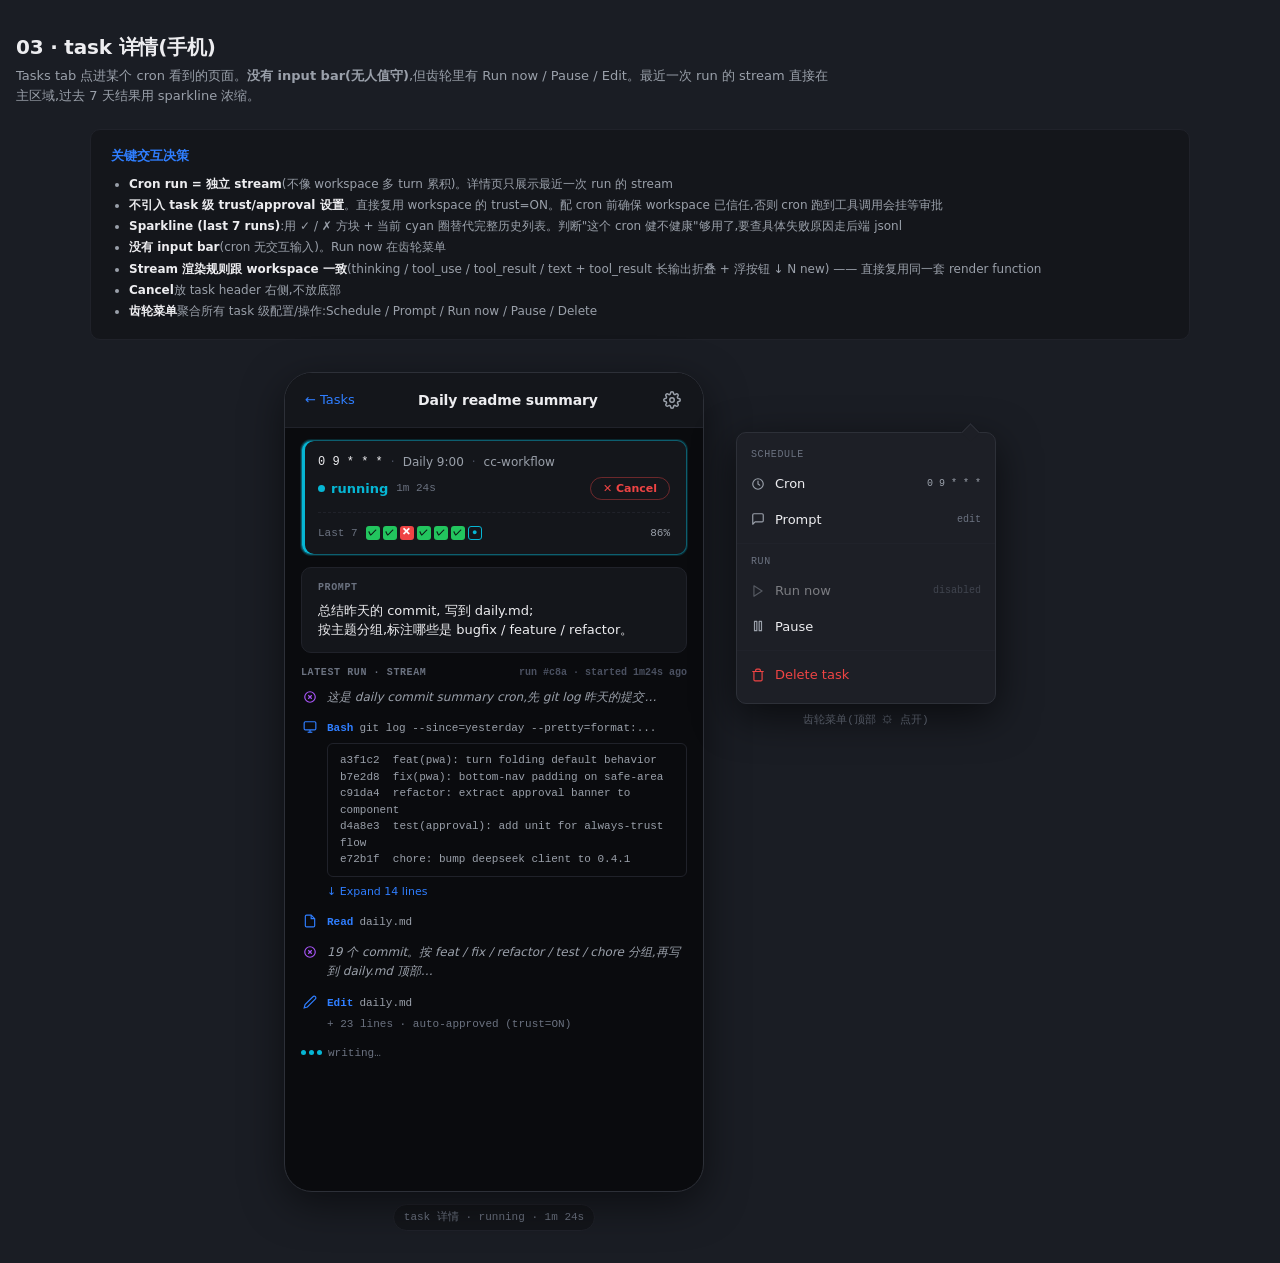
<file: design/03-task-detail.html>
<!doctype html>
<html lang="zh-CN">
<head>
<meta charset="utf-8">
<meta name="viewport" content="width=device-width, initial-scale=1">
<title>cc-workflow · 03 · task 详情(手机)</title>
<style>
  :root{
    --bg-canvas:#0a0b0e; --bg-surface:#14161b; --bg-elevated:#1d1f26; --bg-hover:#232631;
    --border-subtle:#20222a; --border-strong:#2d3038;
    --text-primary:#ededf0; --text-secondary:#9aa0aa; --text-tertiary:#6b7280; --text-disabled:#4a5060;
    --accent-blue:#2f7eff; --accent-green:#22c55e; --accent-cyan:#06b6d4;
    --accent-amber:#f59e0b; --accent-red:#ef4444; --accent-purple:#a855f7;
    --space-1:4px; --space-2:8px; --space-3:12px; --space-4:16px;
    --radius-sm:6px; --radius-md:10px; --radius-full:999px;
    --font-ui:system-ui,-apple-system,"Segoe UI","PingFang SC","Microsoft YaHei",sans-serif;
    --font-mono:ui-monospace,SFMono-Regular,Menlo,monospace;
  }
  *{box-sizing:border-box}
  body{margin:0;padding:32px 16px;background:#1a1d24;color:var(--text-primary);
       font-family:var(--font-ui);font-size:13px;line-height:1.5}
  h1{font-size:20px;margin:0 0 4px;font-weight:600;letter-spacing:-.01em}
  .lead{color:var(--text-secondary);margin:0 0 24px;max-width:820px}
  .notes{max-width:1100px;margin:0 auto 32px;padding:16px 20px;
         background:var(--bg-surface);border:1px solid var(--border-subtle);
         border-radius:var(--radius-md);font-size:12px;line-height:1.6}
  .notes h2{font-size:13px;margin:0 0 8px;color:var(--accent-blue)}
  .notes ul{margin:0;padding-left:18px;color:var(--text-secondary)}
  .notes li{margin:2px 0}
  .notes b{color:var(--text-primary);font-weight:600}
  .notes code{background:var(--bg-elevated);padding:1px 5px;border-radius:4px;
              font-family:var(--font-mono);font-size:11px;color:var(--text-primary)}
  .stage{display:flex;gap:32px;flex-wrap:wrap;justify-content:center;align-items:flex-start}

  /* phone */
  .phone{width:420px;height:820px;background:var(--bg-canvas);
         border:1px solid var(--border-strong);border-radius:28px;overflow:hidden;
         position:relative;display:flex;flex-direction:column;
         box-shadow:0 12px 40px rgba(0,0,0,.5)}

  /* topbar */
  .topbar{display:flex;align-items:center;gap:var(--space-2);
          padding:var(--space-3) var(--space-4);
          background:var(--bg-surface);border-bottom:1px solid var(--border-subtle);
          flex-shrink:0;font-size:13px}
  .topbar-back{color:var(--accent-blue);font-weight:500;text-decoration:none;
               padding:2px 4px;border-radius:var(--radius-sm)}
  .topbar-title{flex:1;text-align:center;font-weight:600;letter-spacing:-.01em;
                font-size:14px;overflow:hidden;text-overflow:ellipsis;white-space:nowrap}
  .topbar-gear{width:30px;height:30px;display:flex;align-items:center;
               justify-content:center;color:var(--text-secondary);
               border-radius:var(--radius-sm);cursor:pointer}
  .topbar-gear:hover{background:var(--bg-elevated);color:var(--text-primary)}
  .topbar-gear svg{width:18px;height:18px}

  /* scrollable body */
  .body{flex:1;overflow:auto;padding:var(--space-3) var(--space-4) var(--space-4)}
  .body::-webkit-scrollbar{display:none}

  /* task header card */
  .task-card{background:var(--bg-surface);border:1px solid var(--border-subtle);
             border-radius:var(--radius-md);padding:var(--space-3) var(--space-4);
             margin-bottom:var(--space-3)}
  .task-card.running{border-color:rgba(6,182,212,.45);
                     box-shadow:0 0 0 1px rgba(6,182,212,.18),
                                inset 3px 0 0 var(--accent-cyan)}
  .task-row1{display:flex;align-items:center;gap:var(--space-2);
             font-size:12px;color:var(--text-secondary);margin-bottom:6px}
  .task-row1 .schedule{font-family:var(--font-mono);color:var(--text-primary);
                       font-weight:500}
  .task-row1 .sep{color:var(--text-disabled)}
  .task-row1 .ws{color:var(--text-secondary)}
  .task-row2{display:flex;align-items:center;gap:var(--space-2);
             font-size:13px}
  .task-state{font-weight:600;display:flex;align-items:center;gap:6px}
  .task-state.running{color:var(--accent-cyan)}
  .task-state .pulse{width:7px;height:7px;border-radius:50%;background:var(--accent-cyan);
                     animation:pulse 1.4s ease-in-out infinite}
  @keyframes pulse{0%,100%{opacity:.4}50%{opacity:1}}
  .task-elapsed{color:var(--text-tertiary);font-family:var(--font-mono);font-size:11px}
  .cancel-btn{margin-left:auto;padding:4px 12px;background:transparent;
              border:1px solid rgba(239,68,68,.4);color:var(--accent-red);
              border-radius:var(--radius-full);font-size:11px;font-weight:600;
              cursor:pointer;font-family:var(--font-ui)}
  .cancel-btn:hover{background:rgba(239,68,68,.1)}

  /* sparkline: last 7 runs */
  .sparkline{display:flex;align-items:center;gap:8px;
             margin-top:var(--space-3);padding-top:var(--space-3);
             border-top:1px dashed var(--border-subtle);
             font-size:11px;color:var(--text-tertiary);font-family:var(--font-mono)}
  .sparkline-cells{display:flex;gap:3px}
  .cell{width:14px;height:14px;border-radius:3px;display:flex;align-items:center;
        justify-content:center;font-size:9px;font-weight:700;color:#0a0b0e}
  .cell.ok{background:var(--accent-green)}
  .cell.fail{background:var(--accent-red);color:#fff}
  .cell.cur{background:transparent;border:1.5px solid var(--accent-cyan);
            color:var(--accent-cyan)}
  .sparkline-rate{margin-left:auto;color:var(--text-secondary);font-weight:500}

  /* prompt block */
  .prompt-block{background:var(--bg-surface);border:1px solid var(--border-subtle);
                border-radius:var(--radius-md);
                padding:var(--space-3) var(--space-4);
                margin-bottom:var(--space-3)}
  .prompt-label{font-size:10px;font-family:var(--font-mono);
                color:var(--text-tertiary);letter-spacing:.06em;
                text-transform:uppercase;font-weight:600;margin-bottom:6px}
  .prompt-text{font-size:13px;color:var(--text-primary);line-height:1.5;
               white-space:pre-wrap}

  /* stream section header */
  .stream-header{display:flex;align-items:center;gap:8px;
                 font-size:10px;font-family:var(--font-mono);
                 color:var(--text-tertiary);letter-spacing:.06em;
                 text-transform:uppercase;font-weight:600;
                 margin:var(--space-3) 0 var(--space-2)}
  .stream-header .meta{margin-left:auto;color:var(--text-disabled);
                       font-family:var(--font-mono);text-transform:none;
                       letter-spacing:0}

  /* events - 跟 02 一致 */
  .event{margin-bottom:var(--space-3);display:flex;gap:var(--space-2)}
  .event:last-child{margin-bottom:0}
  .event-rail{width:18px;flex-shrink:0;color:var(--text-tertiary);
              display:flex;align-items:flex-start;justify-content:center;padding-top:2px}
  .event-rail svg{width:14px;height:14px}
  .event-body{flex:1;min-width:0;font-size:12px;line-height:1.55}
  .event.thinking .event-body{color:var(--text-secondary);font-style:italic}
  .event.thinking .event-rail{color:var(--accent-purple)}
  .event.tool .event-rail{color:var(--accent-blue)}
  .event.tool .tool-name{color:var(--accent-blue);font-family:var(--font-mono);
                         font-weight:600;font-size:11px}
  .event.tool .tool-args{color:var(--text-secondary);font-family:var(--font-mono);
                         font-size:11px;margin-left:6px}
  .event.tool .tool-result{margin-top:6px;padding:var(--space-2) var(--space-3);
                           background:var(--bg-canvas);border-radius:var(--radius-sm);
                           font-family:var(--font-mono);font-size:11px;
                           color:var(--text-secondary);line-height:1.5;
                           border:1px solid var(--border-subtle);white-space:pre-wrap}
  .tool-result-fold{display:inline-block;margin-top:6px;font-size:11px;
                    color:var(--accent-blue);cursor:pointer;font-weight:500}
  .event.text .event-rail{color:var(--accent-cyan)}
  .event.text .event-body{color:var(--text-primary);line-height:1.6}

  /* typing */
  .typing{display:flex;align-items:center;gap:6px;color:var(--text-tertiary);
          font-size:11px;font-family:var(--font-mono);margin-top:6px}
  .typing-dots{display:flex;gap:3px}
  .typing-dots span{width:5px;height:5px;border-radius:50%;background:var(--accent-cyan);
                    animation:typing 1.4s infinite}
  .typing-dots span:nth-child(2){animation-delay:.2s}
  .typing-dots span:nth-child(3){animation-delay:.4s}
  @keyframes typing{0%,60%,100%{opacity:.3}30%{opacity:1}}

  /* gear popout — task scope */
  .gear-popout{position:relative;width:260px;background:var(--bg-elevated);
               border:1px solid var(--border-strong);border-radius:var(--radius-md);
               box-shadow:0 12px 40px rgba(0,0,0,.6);
               padding:4px 0;font-size:13px}
  .gear-popout::before{content:'';position:absolute;top:-7px;right:18px;
                       width:12px;height:12px;background:var(--bg-elevated);
                       border-left:1px solid var(--border-strong);
                       border-top:1px solid var(--border-strong);
                       transform:rotate(45deg)}
  .gear-section{padding:6px 0;border-bottom:1px solid var(--border-subtle)}
  .gear-section:last-child{border-bottom:none}
  .gear-section-label{padding:4px 14px;font-size:10px;color:var(--text-tertiary);
                      text-transform:uppercase;letter-spacing:.06em;
                      font-family:var(--font-mono)}
  .gear-item{padding:8px 14px;display:flex;align-items:center;gap:10px;
             cursor:pointer;color:var(--text-primary)}
  .gear-item:hover{background:var(--bg-hover)}
  .gear-item svg{width:14px;height:14px;color:var(--text-secondary);flex-shrink:0}
  .gear-item.danger{color:var(--accent-red)}
  .gear-item.danger svg{color:var(--accent-red)}
  .gear-item.disabled{opacity:.45;cursor:not-allowed}
  .gear-item .right{margin-left:auto;font-size:10px;color:var(--text-tertiary);
                    font-family:var(--font-mono)}
  .gear-item .right.mono{color:var(--text-secondary);font-weight:500}

  .frame-label{display:block;margin-top:12px;font-size:11px;color:var(--text-tertiary);
               font-family:var(--font-mono);
               background:var(--bg-surface);padding:4px 10px;border-radius:var(--radius-full);
               border:1px solid var(--border-subtle);text-align:center;width:fit-content;
               margin-left:auto;margin-right:auto}
  .gear-label{font-size:11px;color:var(--text-tertiary);text-align:center;
              margin-top:8px;font-family:var(--font-mono)}
</style>
</head>
<body>

<h1>03 · task 详情(手机)</h1>
<p class="lead">Tasks tab 点进某个 cron 看到的页面。<b>没有 input bar(无人值守)</b>,但齿轮里有 Run now / Pause / Edit。最近一次 run 的 stream 直接在主区域,过去 7 天结果用 sparkline 浓缩。</p>

<div class="notes">
  <h2>关键交互决策</h2>
  <ul>
    <li><b>Cron run = 独立 stream</b>(不像 workspace 多 turn 累积)。详情页只展示最近一次 run 的 stream</li>
    <li><b>不引入 task 级 trust/approval 设置</b>。直接复用 workspace 的 trust=ON。配 cron 前确保 workspace 已信任,否则 cron 跑到工具调用会挂等审批</li>
    <li><b>Sparkline (last 7 runs)</b>:用 ✓ / ✗ 方块 + 当前 cyan 圈替代完整历史列表。判断"这个 cron 健不健康"够用了,要查具体失败原因走后端 jsonl</li>
    <li><b>没有 input bar</b>(cron 无交互输入)。Run now 在齿轮菜单</li>
    <li><b>Stream 渲染规则跟 workspace 一致</b>(thinking / tool_use / tool_result / text + tool_result 长输出折叠 + 浮按钮 ↓ N new) —— 直接复用同一套 render function</li>
    <li><b>Cancel</b>放 task header 右侧,不放底部</li>
    <li><b>齿轮菜单</b>聚合所有 task 级配置/操作:Schedule / Prompt / Run now / Pause / Delete</li>
  </ul>
</div>

<div class="stage">

  <!-- ============== PHONE: task detail ============== -->
  <div>
  <div class="phone">

    <!-- topbar -->
    <div class="topbar">
      <a class="topbar-back">← Tasks</a>
      <div class="topbar-title">Daily readme summary</div>
      <div class="topbar-gear" title="Settings">
        <svg viewBox="0 0 24 24" fill="none" stroke="currentColor" stroke-width="2" stroke-linecap="round" stroke-linejoin="round">
          <circle cx="12" cy="12" r="3"/>
          <path d="M19.4 15a1.65 1.65 0 0 0 .33 1.82l.06.06a2 2 0 0 1 0 2.83 2 2 0 0 1-2.83 0l-.06-.06a1.65 1.65 0 0 0-1.82-.33 1.65 1.65 0 0 0-1 1.51V21a2 2 0 0 1-2 2 2 2 0 0 1-2-2v-.09A1.65 1.65 0 0 0 9 19.4a1.65 1.65 0 0 0-1.82.33l-.06.06a2 2 0 0 1-2.83 0 2 2 0 0 1 0-2.83l.06-.06a1.65 1.65 0 0 0 .33-1.82 1.65 1.65 0 0 0-1.51-1H3a2 2 0 0 1-2-2 2 2 0 0 1 2-2h.09A1.65 1.65 0 0 0 4.6 9a1.65 1.65 0 0 0-.33-1.82l-.06-.06a2 2 0 0 1 0-2.83 2 2 0 0 1 2.83 0l.06.06a1.65 1.65 0 0 0 1.82.33H9a1.65 1.65 0 0 0 1-1.51V3a2 2 0 0 1 2-2 2 2 0 0 1 2 2v.09a1.65 1.65 0 0 0 1 1.51 1.65 1.65 0 0 0 1.82-.33l.06-.06a2 2 0 0 1 2.83 0 2 2 0 0 1 0 2.83l-.06.06a1.65 1.65 0 0 0-.33 1.82V9a1.65 1.65 0 0 0 1.51 1H21a2 2 0 0 1 2 2 2 2 0 0 1-2 2h-.09a1.65 1.65 0 0 0-1.51 1z"/>
        </svg>
      </div>
    </div>

    <div class="body">

      <!-- task header card -->
      <div class="task-card running">
        <div class="task-row1">
          <span class="schedule">0 9 * * *</span>
          <span class="sep">·</span>
          <span>Daily 9:00</span>
          <span class="sep">·</span>
          <span class="ws">cc-workflow</span>
        </div>
        <div class="task-row2">
          <span class="task-state running">
            <span class="pulse"></span>
            running
          </span>
          <span class="task-elapsed">1m 24s</span>
          <button class="cancel-btn">✕ Cancel</button>
        </div>

        <div class="sparkline">
          <span>Last 7</span>
          <div class="sparkline-cells">
            <span class="cell ok">✓</span>
            <span class="cell ok">✓</span>
            <span class="cell fail">✕</span>
            <span class="cell ok">✓</span>
            <span class="cell ok">✓</span>
            <span class="cell ok">✓</span>
            <span class="cell cur">●</span>
          </div>
          <span class="sparkline-rate">86%</span>
        </div>
      </div>

      <!-- prompt block -->
      <div class="prompt-block">
        <div class="prompt-label">Prompt</div>
        <div class="prompt-text">总结昨天的 commit, 写到 daily.md;
按主题分组,标注哪些是 bugfix / feature / refactor。</div>
      </div>

      <!-- stream section -->
      <div class="stream-header">
        Latest run · stream
        <span class="meta">run #c8a · started 1m24s ago</span>
      </div>

      <div class="event thinking">
        <div class="event-rail">
          <svg viewBox="0 0 24 24" fill="none" stroke="currentColor" stroke-width="2"><circle cx="12" cy="12" r="9"/><path d="M9 9l6 6m0-6l-6 6"/></svg>
        </div>
        <div class="event-body">这是 daily commit summary cron,先 git log 昨天的提交…</div>
      </div>

      <div class="event tool">
        <div class="event-rail">
          <svg viewBox="0 0 24 24" fill="none" stroke="currentColor" stroke-width="2"><rect x="2" y="3" width="20" height="14" rx="2"/><line x1="8" y1="21" x2="16" y2="21"/><line x1="12" y1="17" x2="12" y2="21"/></svg>
        </div>
        <div class="event-body">
          <span class="tool-name">Bash</span><span class="tool-args">git log --since=yesterday --pretty=format:...</span>
          <div class="tool-result">a3f1c2  feat(pwa): turn folding default behavior
b7e2d8  fix(pwa): bottom-nav padding on safe-area
c91da4  refactor: extract approval banner to component
d4a8e3  test(approval): add unit for always-trust flow
e72b1f  chore: bump deepseek client to 0.4.1</div>
          <span class="tool-result-fold">↓ Expand 14 lines</span>
        </div>
      </div>

      <div class="event tool">
        <div class="event-rail">
          <svg viewBox="0 0 24 24" fill="none" stroke="currentColor" stroke-width="2"><path d="M14 2H6a2 2 0 0 0-2 2v16a2 2 0 0 0 2 2h12a2 2 0 0 0 2-2V8z"/><path d="M14 2v6h6"/></svg>
        </div>
        <div class="event-body">
          <span class="tool-name">Read</span><span class="tool-args">daily.md</span>
        </div>
      </div>

      <div class="event thinking">
        <div class="event-rail">
          <svg viewBox="0 0 24 24" fill="none" stroke="currentColor" stroke-width="2"><circle cx="12" cy="12" r="9"/><path d="M9 9l6 6m0-6l-6 6"/></svg>
        </div>
        <div class="event-body">19 个 commit。按 feat / fix / refactor / test / chore 分组,再写到 daily.md 顶部…</div>
      </div>

      <div class="event tool">
        <div class="event-rail">
          <svg viewBox="0 0 24 24" fill="none" stroke="currentColor" stroke-width="2"><path d="M17 3a2.85 2.83 0 1 1 4 4L7.5 20.5 2 22l1.5-5.5z"/></svg>
        </div>
        <div class="event-body">
          <span class="tool-name">Edit</span><span class="tool-args">daily.md</span>
          <div style="margin-top:4px;font-size:11px;color:var(--text-tertiary);font-family:var(--font-mono)">+ 23 lines  ·  auto-approved (trust=ON)</div>
        </div>
      </div>

      <div class="typing">
        <div class="typing-dots"><span></span><span></span><span></span></div>
        <span>writing…</span>
      </div>

    </div>

  </div>
  <div class="frame-label">task 详情 · running · 1m 24s</div>
  </div>

  <!-- ============== GEAR MENU (popout) ============== -->
  <div>
    <div style="margin-top:60px">
      <div class="gear-popout">

        <div class="gear-section">
          <div class="gear-section-label">Schedule</div>
          <div class="gear-item">
            <svg viewBox="0 0 24 24" fill="none" stroke="currentColor" stroke-width="2" stroke-linecap="round" stroke-linejoin="round"><circle cx="12" cy="12" r="9"/><polyline points="12 7 12 12 15 14"/></svg>
            Cron
            <span class="right mono">0 9 * * *</span>
          </div>
          <div class="gear-item">
            <svg viewBox="0 0 24 24" fill="none" stroke="currentColor" stroke-width="2" stroke-linecap="round" stroke-linejoin="round"><path d="M21 15a2 2 0 0 1-2 2H7l-4 4V5a2 2 0 0 1 2-2h14a2 2 0 0 1 2 2z"/></svg>
            Prompt
            <span class="right">edit</span>
          </div>
        </div>

        <div class="gear-section">
          <div class="gear-section-label">Run</div>
          <div class="gear-item disabled" title="Cancel current run first">
            <svg viewBox="0 0 24 24" fill="none" stroke="currentColor" stroke-width="2" stroke-linecap="round" stroke-linejoin="round"><polygon points="5 3 19 12 5 21 5 3"/></svg>
            Run now
            <span class="right">disabled</span>
          </div>
          <div class="gear-item">
            <svg viewBox="0 0 24 24" fill="none" stroke="currentColor" stroke-width="2" stroke-linecap="round" stroke-linejoin="round"><rect x="6" y="4" width="4" height="16"/><rect x="14" y="4" width="4" height="16"/></svg>
            Pause
          </div>
        </div>

        <div class="gear-section">
          <div class="gear-item danger">
            <svg viewBox="0 0 24 24" fill="none" stroke="currentColor" stroke-width="2" stroke-linecap="round" stroke-linejoin="round"><polyline points="3 6 5 6 21 6"/><path d="M19 6v14a2 2 0 0 1-2 2H7a2 2 0 0 1-2-2V6m3 0V4a2 2 0 0 1 2-2h4a2 2 0 0 1 2 2v2"/></svg>
            Delete task
          </div>
        </div>

      </div>
      <div class="gear-label">齿轮菜单(顶部 ⚙ 点开)</div>
    </div>
  </div>

</div>

</body>
</html>
</file>
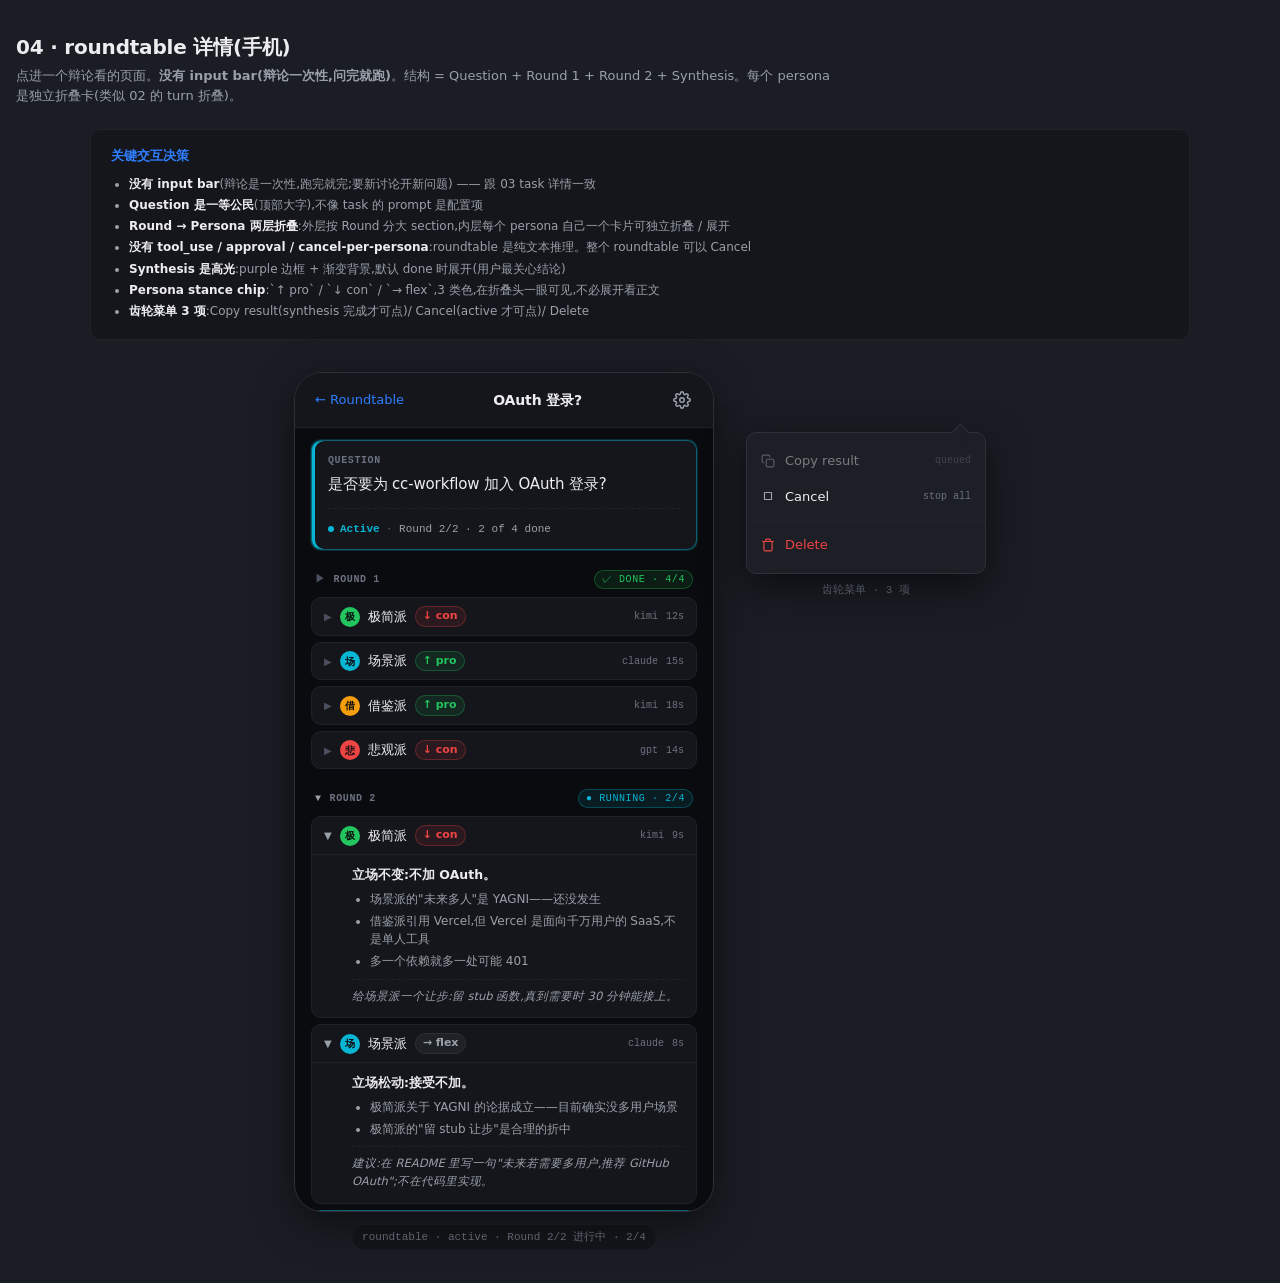
<file: design/04-roundtable-detail.html>
<!doctype html>
<html lang="zh-CN">
<head>
<meta charset="utf-8">
<meta name="viewport" content="width=device-width, initial-scale=1">
<title>cc-workflow · 04 · roundtable 详情(手机)</title>
<style>
  :root{
    --bg-canvas:#0a0b0e; --bg-surface:#14161b; --bg-elevated:#1d1f26; --bg-hover:#232631;
    --border-subtle:#20222a; --border-strong:#2d3038;
    --text-primary:#ededf0; --text-secondary:#9aa0aa; --text-tertiary:#6b7280; --text-disabled:#4a5060;
    --accent-blue:#2f7eff; --accent-green:#22c55e; --accent-cyan:#06b6d4;
    --accent-amber:#f59e0b; --accent-red:#ef4444; --accent-purple:#a855f7;
    --space-1:4px; --space-2:8px; --space-3:12px; --space-4:16px;
    --radius-sm:6px; --radius-md:10px; --radius-full:999px;
    --font-ui:system-ui,-apple-system,"Segoe UI","PingFang SC","Microsoft YaHei",sans-serif;
    --font-mono:ui-monospace,SFMono-Regular,Menlo,monospace;
  }
  *{box-sizing:border-box}
  body{margin:0;padding:32px 16px;background:#1a1d24;color:var(--text-primary);
       font-family:var(--font-ui);font-size:13px;line-height:1.5}
  h1{font-size:20px;margin:0 0 4px;font-weight:600;letter-spacing:-.01em}
  .lead{color:var(--text-secondary);margin:0 0 24px;max-width:820px}
  .notes{max-width:1100px;margin:0 auto 32px;padding:16px 20px;
         background:var(--bg-surface);border:1px solid var(--border-subtle);
         border-radius:var(--radius-md);font-size:12px;line-height:1.6}
  .notes h2{font-size:13px;margin:0 0 8px;color:var(--accent-blue)}
  .notes ul{margin:0;padding-left:18px;color:var(--text-secondary)}
  .notes li{margin:2px 0}
  .notes b{color:var(--text-primary);font-weight:600}
  .notes code{background:var(--bg-elevated);padding:1px 5px;border-radius:4px;
              font-family:var(--font-mono);font-size:11px;color:var(--text-primary)}
  .stage{display:flex;gap:32px;flex-wrap:wrap;justify-content:center;align-items:flex-start}

  /* phone */
  .phone{width:420px;height:840px;background:var(--bg-canvas);
         border:1px solid var(--border-strong);border-radius:28px;overflow:hidden;
         position:relative;display:flex;flex-direction:column;
         box-shadow:0 12px 40px rgba(0,0,0,.5)}

  /* topbar */
  .topbar{display:flex;align-items:center;gap:var(--space-2);
          padding:var(--space-3) var(--space-4);
          background:var(--bg-surface);border-bottom:1px solid var(--border-subtle);
          flex-shrink:0;font-size:13px}
  .topbar-back{color:var(--accent-blue);font-weight:500;text-decoration:none;
               padding:2px 4px;border-radius:var(--radius-sm)}
  .topbar-title{flex:1;text-align:center;font-weight:600;letter-spacing:-.01em;
                font-size:14px;overflow:hidden;text-overflow:ellipsis;white-space:nowrap}
  .topbar-gear{width:30px;height:30px;display:flex;align-items:center;
               justify-content:center;color:var(--text-secondary);
               border-radius:var(--radius-sm);cursor:pointer}
  .topbar-gear:hover{background:var(--bg-elevated);color:var(--text-primary)}
  .topbar-gear svg{width:18px;height:18px}

  .body{flex:1;overflow:auto;padding:var(--space-3) var(--space-4) var(--space-4)}
  .body::-webkit-scrollbar{display:none}

  /* question card — 顶部大字一等公民 */
  .question-card{background:var(--bg-surface);border:1px solid var(--border-subtle);
                 border-radius:var(--radius-md);
                 padding:var(--space-3) var(--space-4);
                 margin-bottom:var(--space-3)}
  .question-card.active{border-color:rgba(6,182,212,.45);
                        box-shadow:0 0 0 1px rgba(6,182,212,.18),
                                   inset 3px 0 0 var(--accent-cyan)}
  .question-label{font-size:10px;font-family:var(--font-mono);
                  color:var(--text-tertiary);letter-spacing:.06em;
                  text-transform:uppercase;font-weight:600;margin-bottom:6px}
  .question-text{font-size:15px;color:var(--text-primary);line-height:1.45;
                 font-weight:500;letter-spacing:-.01em}
  .question-meta{display:flex;align-items:center;gap:8px;
                 margin-top:var(--space-3);padding-top:var(--space-3);
                 border-top:1px dashed var(--border-subtle);
                 font-size:11px;color:var(--text-tertiary)}
  .progress-state{display:flex;align-items:center;gap:6px;color:var(--accent-cyan);
                  font-weight:600;font-family:var(--font-mono);font-size:11px}
  .progress-state .pulse{width:6px;height:6px;border-radius:50%;background:var(--accent-cyan);
                         animation:pulse 1.4s ease-in-out infinite}
  @keyframes pulse{0%,100%{opacity:.4}50%{opacity:1}}
  .progress-count{font-family:var(--font-mono);color:var(--text-secondary)}

  /* round / synthesis section */
  .section{margin-bottom:var(--space-3)}
  .section-head{display:flex;align-items:center;gap:8px;
                padding:var(--space-2) 4px;
                font-size:10px;font-family:var(--font-mono);
                color:var(--text-tertiary);letter-spacing:.06em;
                text-transform:uppercase;font-weight:600;
                cursor:pointer}
  .section-head .caret{color:var(--text-disabled);font-size:10px}
  .section-head .progress-tag{margin-left:auto;font-size:10px;font-family:var(--font-mono);
                              padding:1px 7px;border-radius:var(--radius-full);
                              border:1px solid transparent;font-weight:500}
  .progress-tag.done{background:rgba(34,197,94,.10);color:var(--accent-green);
                     border-color:rgba(34,197,94,.30)}
  .progress-tag.running{background:rgba(6,182,212,.10);color:var(--accent-cyan);
                        border-color:rgba(6,182,212,.30)}
  .progress-tag.queued{background:transparent;color:var(--text-disabled);
                       border-color:var(--border-subtle)}

  /* persona block */
  .persona{margin-bottom:6px;background:var(--bg-surface);
           border:1px solid var(--border-subtle);
           border-radius:var(--radius-md);overflow:hidden}
  .persona.running{border-color:rgba(6,182,212,.45)}
  .persona.queued{opacity:.55}

  .persona-head{display:flex;align-items:center;gap:8px;
                padding:8px 12px;cursor:pointer}
  .persona-head .caret{color:var(--text-disabled);font-size:10px;flex-shrink:0}
  .persona-head .avatar{display:inline-flex;align-items:center;justify-content:center;
                        width:20px;height:20px;border-radius:50%;font-size:10px;
                        color:#0a0b0e;font-weight:700;flex-shrink:0}
  .avatar.green{background:var(--accent-green)}
  .avatar.cyan{background:var(--accent-cyan)}
  .avatar.amber{background:var(--accent-amber)}
  .avatar.red{background:var(--accent-red)}
  .avatar.purple{background:var(--accent-purple)}
  .persona-name{font-size:13px;color:var(--text-primary);font-weight:500;flex-shrink:0}
  .persona-vendor{font-size:10px;color:var(--text-tertiary);font-family:var(--font-mono);
                  margin-left:auto}
  .persona-time{font-size:10px;color:var(--text-tertiary);font-family:var(--font-mono)}
  .persona-stance{font-size:11px;font-weight:600;padding:1px 7px;border-radius:var(--radius-full);
                  border:1px solid transparent;display:inline-flex;align-items:center;gap:2px}
  .stance-pro{background:rgba(34,197,94,.10);color:var(--accent-green);
              border-color:rgba(34,197,94,.30)}
  .stance-con{background:rgba(239,68,68,.10);color:var(--accent-red);
              border-color:rgba(239,68,68,.30)}
  .stance-flex{background:rgba(154,160,170,.08);color:var(--text-secondary);
               border-color:var(--border-strong)}

  .persona-body{padding:0 12px 12px 40px;
                border-top:1px solid var(--border-subtle);
                padding-top:10px;font-size:12px;line-height:1.55;
                color:var(--text-primary)}
  .persona-body .lead-line{font-weight:600;margin-bottom:6px;font-size:12.5px}
  .persona-body ul{margin:4px 0 0 0;padding-left:18px;color:var(--text-secondary)}
  .persona-body li{margin:3px 0}
  .persona-body em{font-style:italic;color:var(--text-secondary);font-size:11.5px;
                   display:block;margin-top:8px;padding-top:8px;
                   border-top:1px dashed var(--border-subtle)}

  /* typing(persona 正在写) */
  .typing-block{padding:10px 12px 12px 40px;display:flex;align-items:center;gap:8px;
                color:var(--text-tertiary);font-size:11px;font-family:var(--font-mono)}
  .typing-dots{display:flex;gap:3px}
  .typing-dots span{width:5px;height:5px;border-radius:50%;background:var(--accent-cyan);
                    animation:typing 1.4s infinite}
  .typing-dots span:nth-child(2){animation-delay:.2s}
  .typing-dots span:nth-child(3){animation-delay:.4s}
  @keyframes typing{0%,60%,100%{opacity:.3}30%{opacity:1}}

  /* synthesis 特殊样式(更醒目,因为是最终结论) */
  .synthesis-card{background:linear-gradient(180deg, rgba(168,85,247,.06), transparent);
                  border:1px solid var(--border-subtle);
                  border-radius:var(--radius-md);overflow:hidden}
  .synthesis-card.queued{opacity:.55}
  .synthesis-card.running{border-color:rgba(168,85,247,.4)}
  .synthesis-card.done{border-color:rgba(168,85,247,.4)}

  /* gear popout — roundtable scope (3 items only) */
  .gear-popout{position:relative;width:240px;background:var(--bg-elevated);
               border:1px solid var(--border-strong);border-radius:var(--radius-md);
               box-shadow:0 12px 40px rgba(0,0,0,.6);
               padding:4px 0;font-size:13px}
  .gear-popout::before{content:'';position:absolute;top:-7px;right:18px;
                       width:12px;height:12px;background:var(--bg-elevated);
                       border-left:1px solid var(--border-strong);
                       border-top:1px solid var(--border-strong);
                       transform:rotate(45deg)}
  .gear-section{padding:6px 0;border-bottom:1px solid var(--border-subtle)}
  .gear-section:last-child{border-bottom:none}
  .gear-item{padding:8px 14px;display:flex;align-items:center;gap:10px;
             cursor:pointer;color:var(--text-primary)}
  .gear-item:hover{background:var(--bg-hover)}
  .gear-item svg{width:14px;height:14px;color:var(--text-secondary);flex-shrink:0}
  .gear-item.danger{color:var(--accent-red)}
  .gear-item.danger svg{color:var(--accent-red)}
  .gear-item.disabled{opacity:.45;cursor:not-allowed}
  .gear-item .right{margin-left:auto;font-size:10px;color:var(--text-tertiary);
                    font-family:var(--font-mono)}

  .frame-label{display:block;margin-top:12px;font-size:11px;color:var(--text-tertiary);
               font-family:var(--font-mono);
               background:var(--bg-surface);padding:4px 10px;border-radius:var(--radius-full);
               border:1px solid var(--border-subtle);text-align:center;width:fit-content;
               margin-left:auto;margin-right:auto}
  .gear-label{font-size:11px;color:var(--text-tertiary);text-align:center;
              margin-top:8px;font-family:var(--font-mono)}
</style>
</head>
<body>

<h1>04 · roundtable 详情(手机)</h1>
<p class="lead">点进一个辩论看的页面。<b>没有 input bar(辩论一次性,问完就跑)</b>。结构 = Question + Round 1 + Round 2 + Synthesis。每个 persona 是独立折叠卡(类似 02 的 turn 折叠)。</p>

<div class="notes">
  <h2>关键交互决策</h2>
  <ul>
    <li><b>没有 input bar</b>(辩论是一次性,跑完就完;要新讨论开新问题) —— 跟 03 task 详情一致</li>
    <li><b>Question 是一等公民</b>(顶部大字),不像 task 的 prompt 是配置项</li>
    <li><b>Round → Persona 两层折叠</b>:外层按 Round 分大 section,内层每个 persona 自己一个卡片可独立折叠 / 展开</li>
    <li><b>没有 tool_use / approval / cancel-per-persona</b>:roundtable 是纯文本推理。整个 roundtable 可以 Cancel</li>
    <li><b>Synthesis 是高光</b>:purple 边框 + 渐变背景,默认 done 时展开(用户最关心结论)</li>
    <li><b>Persona stance chip</b>:`↑ pro` / `↓ con` / `→ flex`,3 类色,在折叠头一眼可见,不必展开看正文</li>
    <li><b>齿轮菜单 3 项</b>:Copy result(synthesis 完成才可点)/ Cancel(active 才可点)/ Delete</li>
  </ul>
</div>

<div class="stage">

  <!-- ============== PHONE: roundtable detail (ACTIVE 状态) ============== -->
  <div>
  <div class="phone">

    <div class="topbar">
      <a class="topbar-back">← Roundtable</a>
      <div class="topbar-title">OAuth 登录?</div>
      <div class="topbar-gear" title="Settings">
        <svg viewBox="0 0 24 24" fill="none" stroke="currentColor" stroke-width="2" stroke-linecap="round" stroke-linejoin="round">
          <circle cx="12" cy="12" r="3"/>
          <path d="M19.4 15a1.65 1.65 0 0 0 .33 1.82l.06.06a2 2 0 0 1 0 2.83 2 2 0 0 1-2.83 0l-.06-.06a1.65 1.65 0 0 0-1.82-.33 1.65 1.65 0 0 0-1 1.51V21a2 2 0 0 1-2 2 2 2 0 0 1-2-2v-.09A1.65 1.65 0 0 0 9 19.4a1.65 1.65 0 0 0-1.82.33l-.06.06a2 2 0 0 1-2.83 0 2 2 0 0 1 0-2.83l.06-.06a1.65 1.65 0 0 0 .33-1.82 1.65 1.65 0 0 0-1.51-1H3a2 2 0 0 1-2-2 2 2 0 0 1 2-2h.09A1.65 1.65 0 0 0 4.6 9a1.65 1.65 0 0 0-.33-1.82l-.06-.06a2 2 0 0 1 0-2.83 2 2 0 0 1 2.83 0l.06.06a1.65 1.65 0 0 0 1.82.33H9a1.65 1.65 0 0 0 1-1.51V3a2 2 0 0 1 2-2 2 2 0 0 1 2 2v.09a1.65 1.65 0 0 0 1 1.51 1.65 1.65 0 0 0 1.82-.33l.06-.06a2 2 0 0 1 2.83 0 2 2 0 0 1 0 2.83l-.06.06a1.65 1.65 0 0 0-.33 1.82V9a1.65 1.65 0 0 0 1.51 1H21a2 2 0 0 1 2 2 2 2 0 0 1-2 2h-.09a1.65 1.65 0 0 0-1.51 1z"/>
        </svg>
      </div>
    </div>

    <div class="body">

      <!-- question card -->
      <div class="question-card active">
        <div class="question-label">Question</div>
        <div class="question-text">是否要为 cc-workflow 加入 OAuth 登录?</div>
        <div class="question-meta">
          <span class="progress-state">
            <span class="pulse"></span>
            Active
          </span>
          <span>·</span>
          <span class="progress-count">Round 2/2 · 2 of 4 done</span>
        </div>
      </div>

      <!-- Round 1 - collapsed(全 4 个 persona 折叠成 summary) -->
      <div class="section">
        <div class="section-head">
          <span class="caret">▶</span>
          Round 1
          <span class="progress-tag done">✓ done · 4/4</span>
        </div>

        <div class="persona">
          <div class="persona-head">
            <span class="caret">▶</span>
            <span class="avatar green">极</span>
            <span class="persona-name">极简派</span>
            <span class="persona-stance stance-con">↓ con</span>
            <span class="persona-vendor">kimi</span>
            <span class="persona-time">12s</span>
          </div>
        </div>

        <div class="persona">
          <div class="persona-head">
            <span class="caret">▶</span>
            <span class="avatar cyan">场</span>
            <span class="persona-name">场景派</span>
            <span class="persona-stance stance-pro">↑ pro</span>
            <span class="persona-vendor">claude</span>
            <span class="persona-time">15s</span>
          </div>
        </div>

        <div class="persona">
          <div class="persona-head">
            <span class="caret">▶</span>
            <span class="avatar amber">借</span>
            <span class="persona-name">借鉴派</span>
            <span class="persona-stance stance-pro">↑ pro</span>
            <span class="persona-vendor">kimi</span>
            <span class="persona-time">18s</span>
          </div>
        </div>

        <div class="persona">
          <div class="persona-head">
            <span class="caret">▶</span>
            <span class="avatar red">悲</span>
            <span class="persona-name">悲观派</span>
            <span class="persona-stance stance-con">↓ con</span>
            <span class="persona-vendor">gpt</span>
            <span class="persona-time">14s</span>
          </div>
        </div>
      </div>

      <!-- Round 2 - 进行中,展开 -->
      <div class="section">
        <div class="section-head">
          <span class="caret" style="color:var(--text-secondary)">▼</span>
          Round 2
          <span class="progress-tag running">● running · 2/4</span>
        </div>

        <!-- persona 1 done, expanded -->
        <div class="persona">
          <div class="persona-head">
            <span class="caret" style="color:var(--text-secondary)">▼</span>
            <span class="avatar green">极</span>
            <span class="persona-name">极简派</span>
            <span class="persona-stance stance-con">↓ con</span>
            <span class="persona-vendor">kimi</span>
            <span class="persona-time">9s</span>
          </div>
          <div class="persona-body">
            <div class="lead-line">立场不变:不加 OAuth。</div>
            <ul>
              <li>场景派的"未来多人"是 YAGNI——还没发生</li>
              <li>借鉴派引用 Vercel,但 Vercel 是面向千万用户的 SaaS,不是单人工具</li>
              <li>多一个依赖就多一处可能 401</li>
            </ul>
            <em>给场景派一个让步:留 stub 函数,真到需要时 30 分钟能接上。</em>
          </div>
        </div>

        <!-- persona 2 done, expanded -->
        <div class="persona">
          <div class="persona-head">
            <span class="caret" style="color:var(--text-secondary)">▼</span>
            <span class="avatar cyan">场</span>
            <span class="persona-name">场景派</span>
            <span class="persona-stance stance-flex">→ flex</span>
            <span class="persona-vendor">claude</span>
            <span class="persona-time">8s</span>
          </div>
          <div class="persona-body">
            <div class="lead-line">立场松动:接受不加。</div>
            <ul>
              <li>极简派关于 YAGNI 的论据成立——目前确实没多用户场景</li>
              <li>极简派的"留 stub 让步"是合理的折中</li>
            </ul>
            <em>建议:在 README 里写一句"未来若需要多用户,推荐 GitHub OAuth";不在代码里实现。</em>
          </div>
        </div>

        <!-- persona 3 running, typing -->
        <div class="persona running">
          <div class="persona-head">
            <span class="caret">▶</span>
            <span class="avatar amber">借</span>
            <span class="persona-name">借鉴派</span>
            <span class="persona-vendor">kimi</span>
          </div>
          <div class="typing-block">
            <div class="typing-dots"><span></span><span></span><span></span></div>
            <span>writing…</span>
          </div>
        </div>

        <!-- persona 4 queued -->
        <div class="persona queued">
          <div class="persona-head">
            <span class="caret">○</span>
            <span class="avatar red">悲</span>
            <span class="persona-name">悲观派</span>
            <span class="persona-vendor">gpt</span>
            <span class="persona-time" style="color:var(--text-disabled)">queued</span>
          </div>
        </div>
      </div>

      <!-- Synthesis - queued -->
      <div class="section">
        <div class="section-head">
          <span class="caret">○</span>
          Synthesis
          <span class="progress-tag queued">○ queued</span>
        </div>

        <div class="synthesis-card queued">
          <div class="persona-head">
            <span class="caret">○</span>
            <span class="avatar purple">合</span>
            <span class="persona-name">合成派</span>
            <span class="persona-vendor">claude</span>
            <span class="persona-time" style="color:var(--text-disabled)">waiting for round 2</span>
          </div>
        </div>
      </div>

    </div>

  </div>
  <div class="frame-label">roundtable · active · Round 2/2 进行中 · 2/4</div>
  </div>

  <!-- ============== GEAR MENU (popout) ============== -->
  <div>
    <div style="margin-top:60px">
      <div class="gear-popout">
        <div class="gear-section">
          <div class="gear-item disabled" title="Wait until synthesis is done">
            <svg viewBox="0 0 24 24" fill="none" stroke="currentColor" stroke-width="2" stroke-linecap="round" stroke-linejoin="round"><rect x="9" y="9" width="13" height="13" rx="2"/><path d="M5 15H4a2 2 0 0 1-2-2V4a2 2 0 0 1 2-2h9a2 2 0 0 1 2 2v1"/></svg>
            Copy result
            <span class="right">queued</span>
          </div>
          <div class="gear-item">
            <svg viewBox="0 0 24 24" fill="none" stroke="currentColor" stroke-width="2" stroke-linecap="round" stroke-linejoin="round"><rect x="6" y="6" width="12" height="12"/></svg>
            Cancel
            <span class="right">stop all</span>
          </div>
        </div>

        <div class="gear-section">
          <div class="gear-item danger">
            <svg viewBox="0 0 24 24" fill="none" stroke="currentColor" stroke-width="2" stroke-linecap="round" stroke-linejoin="round"><polyline points="3 6 5 6 21 6"/><path d="M19 6v14a2 2 0 0 1-2 2H7a2 2 0 0 1-2-2V6m3 0V4a2 2 0 0 1 2-2h4a2 2 0 0 1 2 2v2"/></svg>
            Delete
          </div>
        </div>
      </div>
      <div class="gear-label">齿轮菜单 · 3 项</div>
    </div>
  </div>

</div>

</body>
</html>
</file>
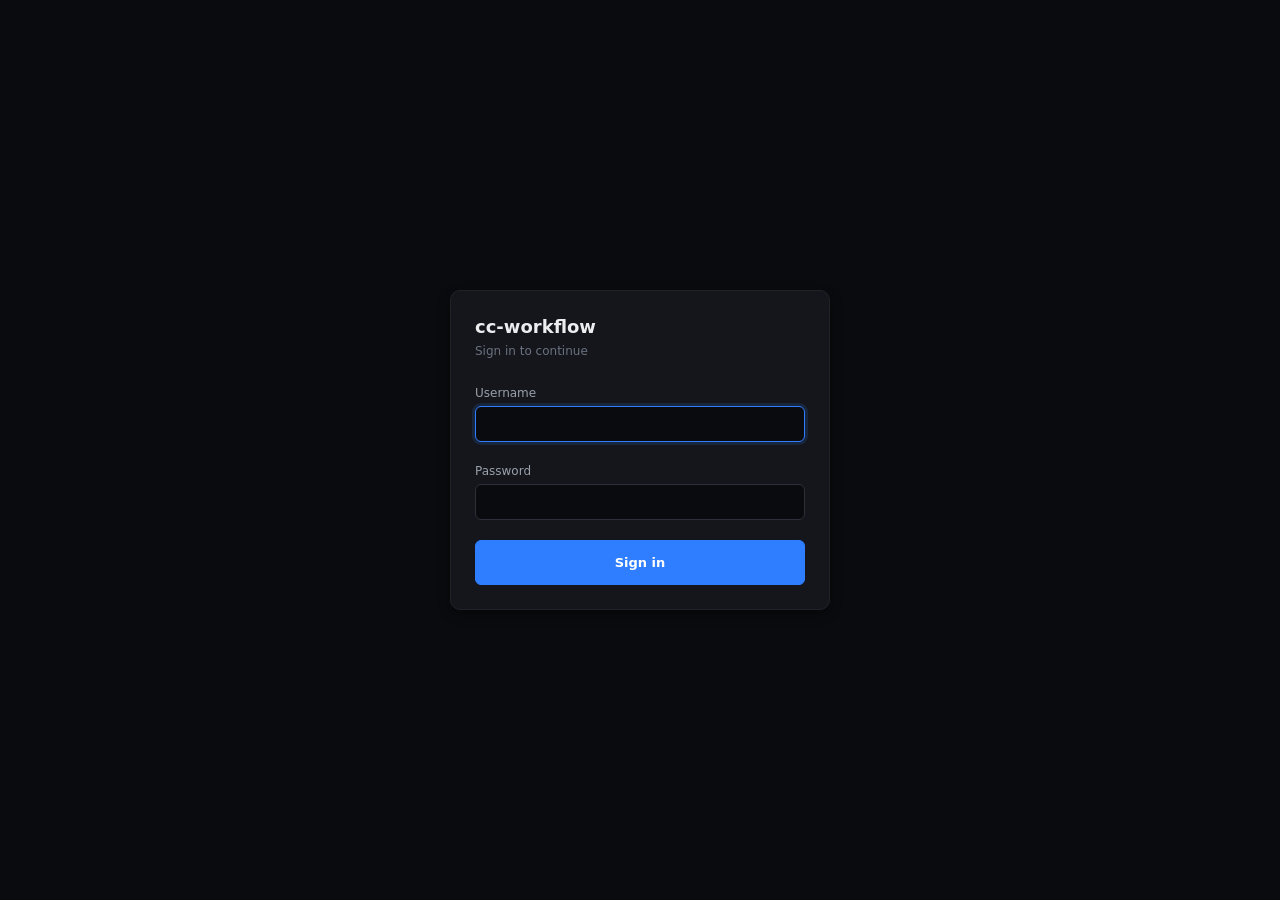
<file: pwa/login.html>
<!doctype html>
<html lang="en">
<head>
<meta charset="utf-8">
<meta name="viewport" content="width=device-width, initial-scale=1, viewport-fit=cover">
<meta name="theme-color" content="#0a0b0e">
<link rel="icon" type="image/svg+xml" href="/pwa/icon.svg">
<link rel="stylesheet" href="/pwa/style.css">
<title>cc-workflow · sign in</title>
<style>
  /* Login screen sits centred on a stripped-down body — no topbar, no
     bottom-nav. Reuse the design tokens from style.css. */
  body { display: grid; place-items: center; min-height: 100vh; padding: var(--space-4); }
  .login-card {
    width: min(380px, 100%);
    background: var(--bg-surface);
    border: 1px solid var(--border-subtle);
    border-radius: var(--radius-md);
    box-shadow: var(--shadow-2);
    padding: var(--space-5);
  }
  .login-brand {
    font-size: var(--text-h3);
    font-weight: 600;
    color: var(--text-primary);
    margin: 0 0 var(--space-1);
  }
  .login-sub { color: var(--text-tertiary); font-size: var(--text-sm); margin: 0 0 var(--space-4); }
  .login-card form { display: flex; flex-direction: column; gap: var(--space-3); }
  .login-card label { display: block; }
  .login-card label > span { display: block; font-size: var(--text-sm); color: var(--text-secondary); margin-bottom: var(--space-1); }
  .login-card button[type="submit"] { width: 100%; margin-top: var(--space-2); padding: var(--space-3); }
  .login-error {
    margin-top: var(--space-2);
    padding: var(--space-2) var(--space-3);
    background: rgba(239, 68, 68, 0.10);
    border: 1px solid rgba(239, 68, 68, 0.30);
    border-radius: var(--radius-sm);
    color: var(--accent-red);
    font-size: var(--text-sm);
  }
</style>
</head>
<body>
  <div class="login-card">
    <h1 class="login-brand">cc-workflow</h1>
    <p class="login-sub">Sign in to continue</p>
    <form id="login-form" autocomplete="on">
      <label>
        <span>Username</span>
        <input type="text" name="username" autocomplete="username" required autofocus
               autocapitalize="off" autocorrect="off" spellcheck="false">
      </label>
      <label>
        <span>Password</span>
        <input type="password" name="password" autocomplete="current-password" required>
      </label>
      <button type="submit">Sign in</button>
      <div class="login-error hidden" id="login-error"></div>
    </form>
  </div>

  <script>
    const form = document.getElementById('login-form');
    const errBox = document.getElementById('login-error');
    const submitBtn = form.querySelector('button[type="submit"]');

    function showError(msg) {
      errBox.textContent = msg;
      errBox.classList.remove('hidden');
    }
    function clearError() {
      errBox.classList.add('hidden');
    }

    form.addEventListener('submit', async (e) => {
      e.preventDefault();
      clearError();
      submitBtn.disabled = true;
      submitBtn.textContent = 'Signing in…';
      try {
        const fd = Object.fromEntries(new FormData(form).entries());
        const r = await fetch('/auth/login', {
          method: 'POST',
          credentials: 'same-origin',
          headers: { 'Content-Type': 'application/json' },
          body: JSON.stringify({ username: fd.username, password: fd.password }),
        });
        if (r.ok) {
          // Honor ?next=… so the user lands back where they came from.
          // Same-origin only — strip anything that looks external.
          let next = new URLSearchParams(location.search).get('next') || '/pwa/';
          if (!next.startsWith('/') || next.startsWith('//')) next = '/pwa/';
          location.href = next;
          return;
        }
        let msg = `Sign in failed (${r.status})`;
        try {
          const body = await r.json();
          msg = body?.detail?.error || body?.detail || msg;
        } catch {}
        showError(typeof msg === 'string' ? msg : JSON.stringify(msg));
      } catch (err) {
        showError(`Network error: ${err.message}`);
      } finally {
        submitBtn.disabled = false;
        submitBtn.textContent = 'Sign in';
      }
    });
  </script>
</body>
</html>
</file>
<file: pwa/style.css>
/* cc-workflow PWA — Phase 2.5 visual system.
   All values come from CSS variables in :root. Spacing follows an 8px grid;
   nothing here should use a magic number that isn't in --space-* or --text-*. */

/* ============================================================================
 *  Design tokens
 * ============================================================================ */
:root {
  /* bg layers */
  --bg-canvas:     #0a0b0e;
  --bg-surface:    #14161b;
  --bg-elevated:   #1d1f26;
  --bg-hover:      #232631;

  /* borders */
  --border-subtle: #20222a;
  --border-strong: #2d3038;

  /* text */
  --text-primary:   #ededf0;
  --text-secondary: #9aa0aa;
  --text-tertiary:  #6b7280;
  --text-disabled:  #4a5060;

  /* semantic accents */
  --accent-blue:        #2f7eff;
  --accent-blue-hover:  #4a90ff;
  --accent-blue-faint:  rgba(47, 126, 255, 0.15);
  --accent-green:       #22c55e;    /* success — task done */
  --accent-cyan:        #06b6d4;    /* info — Claude reply, engine=claude */
  --accent-amber:       #f59e0b;    /* warning + roundtable role: 借鉴派 */
  --accent-red:         #ef4444;    /* danger / failed */
  --accent-purple:      #a855f7;    /* roundtable synthesizer */

  /* Status color contract (design/01-tabs-overview.md §3.3):
     running=cyan, done=green, failed=red, queued/link=blue,
     paused=disabled gray. Roundtable done stays visually neutral in
     row copy even though generic .tag-done remains green for task success. */

  /* spacing — 8px rhythm */
  --space-1: 4px;
  --space-2: 8px;
  --space-3: 12px;
  --space-4: 16px;
  --space-5: 24px;
  --space-6: 32px;
  --space-7: 48px;

  /* radius */
  --radius-sm:   6px;
  --radius-md:   10px;
  --radius-full: 999px;

  /* shadow */
  --shadow-1: 0 1px 2px rgba(0, 0, 0, 0.3);
  --shadow-2: 0 4px 12px rgba(0, 0, 0, 0.4);
  --shadow-3: 0 8px 24px rgba(0, 0, 0, 0.5);

  /* font stacks — sans for UI, mono only for code/cron/run-id */
  --font-ui:   system-ui, -apple-system, "Segoe UI", "SF Pro Text",
               "Helvetica Neue", "PingFang SC", "Microsoft YaHei", Arial, sans-serif;
  --font-mono: ui-monospace, SFMono-Regular, Menlo, "Roboto Mono", monospace;

  /* type scale */
  --text-micro: 11px;
  --text-sm:    12px;
  --text-base:  13px;
  --text-md:    14px;
  --text-lg:    15px;
  --text-h3:    18px;
  --text-h2:    22px;
  --text-h1:    28px;

  /* line-height */
  --lh-tight:  1.3;
  --lh-normal: 1.5;
  --lh-loose:  1.7;

  /* transition */
  --t-fast: 100ms ease-out;
  --t-base: 150ms ease-out;

  /* 统一侧栏(min-width:769px,spec §13.2)的展开宽度 + 收起态 rail 宽度。
     布局常量,不属于 8px 间距节奏,所以单列变量而非硬编码 magic number。 */
  --sidebar-w: 230px;
  --sidebar-rail-w: 52px;
}

/* ============================================================================
 *  Base
 * ============================================================================ */
* { box-sizing: border-box; }

/* 全局滚动条:全站统一成一套细、暗、融入背景的样式。webkit(Chrome / Safari /
   Edge / Android WebView)+ firefox 双写。所有内滚区——工具事件里的 pre / 代码块 /
   diff、时间线、模态——共用这一条,不再各处冒出浏览器默认的粗亮滚动条。
   想整体调:粗细改 width/height(纵横同值),可见度改 thumb 颜色。 */
* { scrollbar-width: thin; scrollbar-color: var(--border-strong) transparent; }
*::-webkit-scrollbar { width: 8px; height: 8px; }
*::-webkit-scrollbar-track { background: transparent; }
*::-webkit-scrollbar-thumb {
  background: var(--border-strong);
  border-radius: var(--radius-full);
}
*::-webkit-scrollbar-thumb:hover { background: var(--text-tertiary); }

html, body {
  margin: 0;
  padding: 0;
  font-family: var(--font-ui);
  font-size: var(--text-md);
  line-height: var(--lh-normal);
  background: var(--bg-canvas);
  color: var(--text-primary);
  -webkit-font-smoothing: antialiased;
  -moz-osx-font-smoothing: grayscale;
}

/* Body is a column flex container so <main> can flex-grow to fill the
   remaining viewport space below the sticky topbar. This is what lets
   .shell (a child of main) claim full height so the pane's
   timeline scrolls internally with no outer page scroll. */
body {
  display: flex;
  flex-direction: column;
  min-height: 100vh;
}
code, pre { font-family: var(--font-mono); }

h1, h2, h3 {
  margin: 0;
  color: var(--text-primary);
  font-weight: 600;
  line-height: var(--lh-tight);
}
h1 { font-size: var(--text-h2); margin: var(--space-4) 0 var(--space-3); }
h2 { font-size: var(--text-h3); }
h3 { font-size: var(--text-lg); margin: var(--space-3) 0 var(--space-2); }

.muted { color: var(--text-tertiary); }

a { color: var(--accent-blue); text-decoration: none; transition: color var(--t-base); }
a:hover { color: var(--accent-blue-hover); }

::selection { background: var(--accent-blue-faint); }

/* ============================================================================
 *  Topbar
 * ============================================================================ */
.topbar {
  position: sticky; top: 0; z-index: 10;
  display: flex;
  align-items: center;
  gap: var(--space-4);
  padding: var(--space-3) var(--space-4);
  background: var(--bg-surface);
  border-bottom: 1px solid var(--border-subtle);
}
/* .brand:顶栏品牌字。2026-06-10 恢复(被死 CSS 清扫 3263405 误删 —— 只在
   index.html 静态用,清扫器没查 HTML)。 */
.brand { font-weight: 600; letter-spacing: -0.01em; color: var(--text-primary); font-size: var(--text-lg); }
.tabs { display: flex; gap: var(--space-1); flex: 1; }
.tab {
  position: relative;
  padding: var(--space-2) var(--space-3);
  color: var(--text-secondary);
  text-decoration: none;
  font-size: var(--text-base);
  border-radius: var(--radius-sm);
  transition: color var(--t-base), background var(--t-base);
}
.tab:hover { background: var(--bg-elevated); color: var(--text-primary); }
.tab.active { color: var(--accent-blue); background: transparent; }
.tab.active::after {
  content: ''; position: absolute;
  bottom: -10px; left: var(--space-3); right: var(--space-3);
  height: 2px;
  background: var(--accent-blue);
  border-radius: var(--radius-full);
}
.status {
  font-size: var(--text-micro);
  color: var(--text-tertiary);
  display: inline-flex;
  align-items: center;
  gap: var(--space-2);
}
.status-online {
  display: inline-flex;
  align-items: center;
  gap: var(--space-1);
}
.status-dot {
  width: 6px;
  height: 6px;
  border-radius: var(--radius-full);
  background: var(--accent-green);
}
.status-time { color: var(--text-tertiary); }
.pending-badge {
  display: inline-flex;
  align-items: center;
  gap: var(--space-1);
  padding: 2px var(--space-2);
  border-radius: var(--radius-full);
  border: 1px solid rgba(239, 68, 68, 0.35);
  background: rgba(239, 68, 68, 0.12);
  color: var(--accent-red);
  font-size: var(--text-micro);
  font-weight: 600;
  cursor: pointer;
}
.pending-badge svg { width: 12px; height: 12px; }
.pending-badge:hover {
  background: rgba(239, 68, 68, 0.18);
  border-color: rgba(239, 68, 68, 0.50);
}

/* ============================================================================
 *  统一侧边栏 — 一条竖栏(desktop ≥769px only,spec §13.2)。合并了旧
 *  [app-rail 52px][workspace 栏] 两条竖条:顶部 app 导航(.sidebar-apps)+
 *  下方当前 tab 上下文(.sidebar-ctx,Workspaces=repo 树)。同一块底色,
 *  无两栏中缝。mobile-first 默认隐藏;desktop 规则在下面 @media 块。
 *  mobile 仍用 .topbar + .bottom-nav。
 * ============================================================================ */
.sidebar { display: none; }

/* ============================================================================
 *  Main / views
 * ============================================================================ */
main {
  padding: var(--space-4);
  max-width: 1600px;
  margin: 0 auto;
  width: 100%;
  flex: 1 1 auto;            /* fill viewport below topbar */
  min-height: 0;             /* allow children to shrink */
  display: flex;
  flex-direction: column;
}

/* ============================================================================
 *  .ws-col — 单个 workspace/session 卡。三处共用:PC 侧边栏布局的 pane
 *  (.pc-pane > .ws-col)、PC/mobile detail(.ws-col-detail)、mobile
 *  overview/carousel(.ws-mobile-body)。卡本体样式在这,撑高/滚动由各
 *  容器(.pc-pane / .ws-col-detail)补。
 * ============================================================================ */
.ws-col {
  background: var(--bg-surface);
  border: 1px solid var(--border-subtle);
  border-radius: var(--radius-md);
  padding: var(--space-3);
  min-height: 240px;
  display: flex;
  flex-direction: column;
  gap: var(--space-2);
  box-shadow: var(--shadow-1);
}

/* Column header: 2-line layout.
     row 1 — [drag handle] [name h2 (flex grows)] [wide toggle]
     row 2 — "as <provider> · <engine>" */
.ws-head {
  display: flex;
  flex-direction: column;
  gap: 2px;
  padding-bottom: var(--space-2);
  border-bottom: 1px solid var(--border-subtle);
  margin-bottom: var(--space-1);
}
.ws-head-row {
  display: flex;
  align-items: center;
  gap: var(--space-2);
}
.ws-head-row h2 { flex: 1; min-width: 0; }
.ws-col h2 {
  margin: 0;
  font-size: var(--text-lg);
  font-weight: 600;
  color: var(--text-primary);
}

/* Engine chip — small colored pill that anchors the workspace's
   identity. claude/codex are immutable post-create, so the chip
   doubles as a visual id (you learn to scan for "the cyan one"
   vs "the purple one"). Same chip shape as .tag, slightly smaller. */
.ws-engine {
  display: inline-flex;
  align-items: center;
  padding: 1px var(--space-2);
  font-size: var(--text-micro);
  font-weight: 500;
  border-radius: var(--radius-sm);
  border: 1px solid var(--border-subtle);
  color: var(--text-secondary);
  line-height: 1.5;
  text-transform: lowercase;
  letter-spacing: 0.02em;
  flex-shrink: 0;
}
.ws-engine[data-engine="claude"] {
  background: rgba(6, 182, 212, 0.10);
  color: var(--accent-cyan);
  border-color: rgba(6, 182, 212, 0.30);
}
/* Engine=codex chip styling removed 2026-05-14 along with codex support.
   Existing workspaces.json entries with engine=codex will fall through to
   the default chip (gray) — visual cue to delete-and-recreate. */

/* Per-workspace trust toggle — lock / unlock icon button inline with
   provider + engine. Click flips trust (with a confirm() when going
   from locked → unlocked since it's the security-relevant direction).
   Untrusted = neutral text-tertiary; trusted = amber (signals "this
   workspace skips tool approvals, treat with care"). */
.ws-trust-toggle {
  display: inline-flex;
  align-items: center;
  background: transparent;
  border: 1px solid transparent;
  color: var(--text-tertiary);
  padding: 2px var(--space-1);
  cursor: pointer;
  border-radius: var(--radius-sm);
  margin-left: var(--space-1);
  font: inherit;
  transition: color var(--t-base), background var(--t-base), border-color var(--t-base);
  flex-shrink: 0;
}
.ws-trust-toggle svg { width: 12px; height: 12px; display: block; }
.ws-trust-toggle:hover { color: var(--text-primary); background: var(--bg-elevated); border-color: var(--border-subtle); }
.ws-trust-toggle:focus-visible { outline: none; box-shadow: 0 0 0 3px var(--accent-blue-faint); }
/* .ws-trust-toggle.is-locked removed 2026-05-14 along with codex support
   (codex was the only thing that locked trust). */

/* Sync skills button — same chrome as ws-trust-toggle for visual cohesion.
   Spins when syncing (CSS-only). */
.ws-sync-skills {
  display: inline-flex;
  align-items: center;
  background: transparent;
  border: 1px solid transparent;
  color: var(--text-tertiary);
  padding: 2px var(--space-1);
  cursor: pointer;
  border-radius: var(--radius-sm);
  margin-left: var(--space-1);
  font: inherit;
  transition: color var(--t-base), background var(--t-base), border-color var(--t-base);
  flex-shrink: 0;
}
.ws-sync-skills svg { width: 12px; height: 12px; display: block; }
.ws-sync-skills:hover { color: var(--text-primary); background: var(--bg-elevated); border-color: var(--border-subtle); }
.ws-sync-skills:focus-visible { outline: none; box-shadow: 0 0 0 3px var(--accent-blue-faint); }
.ws-sync-skills.is-syncing svg { animation: cc-spin 0.8s linear infinite; }
@keyframes cc-spin { from { transform: rotate(0deg); } to { transform: rotate(360deg); } }

/* Reset session button — destructive, so hover lights up red to make
   the consequence visible before click. Same chrome as the sibling
   icons for visual consistency. */
.ws-reset-session {
  display: inline-flex;
  align-items: center;
  background: transparent;
  border: 1px solid transparent;
  color: var(--text-tertiary);
  padding: 2px var(--space-1);
  cursor: pointer;
  border-radius: var(--radius-sm);
  margin-left: var(--space-1);
  font: inherit;
  transition: color var(--t-base), background var(--t-base), border-color var(--t-base);
  flex-shrink: 0;
}
.ws-reset-session svg { width: 12px; height: 12px; display: block; }
.ws-reset-session:hover {
  color: var(--accent-red);
  background: rgba(239, 68, 68, 0.10);
  border-color: rgba(239, 68, 68, 0.30);
}
.ws-reset-session:focus-visible { outline: none; box-shadow: 0 0 0 3px rgba(239, 68, 68, 0.30); }

/* Delete workspace button — same chrome as siblings, slightly more
   aggressive red on hover than .ws-reset-session because this op is
   strictly worse (whole dir + configs, vs just session history). */
.ws-delete-workspace {
  display: inline-flex;
  align-items: center;
  background: transparent;
  border: 1px solid transparent;
  color: var(--text-tertiary);
  padding: 2px var(--space-1);
  cursor: pointer;
  border-radius: var(--radius-sm);
  margin-left: var(--space-1);
  font: inherit;
  transition: color var(--t-base), background var(--t-base), border-color var(--t-base);
  flex-shrink: 0;
}
.ws-delete-workspace svg { width: 12px; height: 12px; display: block; }
.ws-delete-workspace:hover {
  color: var(--accent-red);
  background: rgba(239, 68, 68, 0.18);
  border-color: var(--accent-red);
}
.ws-delete-workspace:focus-visible { outline: none; box-shadow: 0 0 0 3px rgba(239, 68, 68, 0.40); }

/* Slash command autocomplete popup — absolutely positioned over textareas.
   Single element re-used across all workspaces (see _ensureSlashPopup in app.js).
   Width tracks the textarea via inline style.minWidth. */
.slash-popup {
  position: absolute;
  z-index: 100;
  max-height: 260px;
  overflow-y: auto;
  background: var(--bg-surface);
  border: 1px solid var(--border-strong);
  border-radius: var(--radius-md);
  box-shadow: var(--shadow-2);
  padding: var(--space-1);
  font-size: var(--text-sm);
}
.slash-popup[hidden] { display: none; }
.slash-item {
  padding: var(--space-2) var(--space-3);
  border-radius: var(--radius-sm);
  cursor: pointer;
  user-select: none;
}
.slash-item.selected { background: var(--bg-elevated); }
.slash-item:hover     { background: var(--bg-elevated); }
.slash-item-row {
  display: flex;
  align-items: baseline;
  gap: var(--space-2);
}
.slash-item-name {
  color: var(--accent-blue);
  font-family: var(--font-mono);
  font-size: var(--text-sm);
}
.slash-item-source {
  font-size: var(--text-micro);
  color: var(--text-tertiary);
  padding: 0 var(--space-1);
  border: 1px solid var(--border-subtle);
  border-radius: var(--radius-sm);
}
.slash-item-desc {
  color: var(--text-secondary);
  font-size: var(--text-micro);
  margin-top: 2px;
  line-height: 1.4;
}
.slash-popup-empty {
  padding: var(--space-3);
  color: var(--text-secondary);
}

/* Read-only trust badge in mobile overview cards. Same amber color cue as
   the PC toggle's trusted state. */
.ws-card-trust { display: inline-flex; align-items: center; }
.ws-card-trust svg { width: 12px; height: 12px; color: var(--accent-amber); vertical-align: middle; }

/* PC 顶部 toolbar:Tasks / Roundtable / Settings 各 tab 复用(workspace
   shell nav 自己用 .shell-nav-toolbar,不走这条)。1 行装下 "+ New xxx"
   + 可选的辅助链接。 */
.ws-toolbar {
  display: flex;
  align-items: center;
  gap: var(--space-3);
  margin-bottom: var(--space-3);
  flex-wrap: wrap;
}
.ws-new-btn {
  flex: 0 0 auto;
  padding: 6px var(--space-3);
  background: transparent;
  color: var(--text-secondary);
  border: 1px dashed var(--border-strong);
  border-radius: var(--radius-sm);
  font-size: var(--text-sm);
  cursor: pointer;
  transition: color var(--t-base), background var(--t-base), border-color var(--t-base);
}
.ws-new-btn:hover {
  background: var(--bg-elevated);
  color: var(--text-primary);
  border-color: var(--accent-blue);
  border-style: solid;
}
/* New workspace 弹窗:用原生 <dialog>,自带 backdrop / ESC 关闭 / 焦点
   管理,不写自定义 modal。 */
.ws-new-dialog {
  padding: var(--space-4);
  max-width: 560px;
  width: min(560px, 92vw);
  background: var(--bg-surface);
  color: var(--text-primary);
  border: 1px solid var(--border-strong);
  border-radius: var(--radius-md);
  box-shadow: var(--shadow-2);
}
.ws-new-dialog::backdrop {
  background: rgba(0, 0, 0, 0.55);
}
.ws-new-form {
  display: flex;
  flex-direction: column;
  gap: var(--space-3);
}
.ws-new-form h3 {
  margin: 0 0 var(--space-2);
  font-size: var(--text-lg);
}
.ws-new-actions {
  display: flex;
  justify-content: flex-end;
  gap: var(--space-2);
  margin-top: var(--space-2);
}
.ws-new-cancel {
  background: transparent;
  color: var(--text-secondary);
  border: 1px solid var(--border-subtle);
}
/* "新对话" dialog 的二级链("或 + 新建 workspace"):无边框文字链,
   关本 dialog → 开 ws-new-dialog(建 repo 流程)。 */
.new-chat-to-ws {
  align-self: flex-start;
  padding: 0;
  background: none;
  border: none;
  color: var(--accent-blue);
  font: inherit;
  text-align: left;
  cursor: pointer;
}
.provider-inline {
  width: auto;
  padding: 2px var(--space-2);
  font-size: var(--text-sm);
  background: transparent;
  color: var(--text-secondary);
  border: 1px solid transparent;
  border-radius: var(--radius-sm);
  cursor: pointer;
  transition: background var(--t-base), color var(--t-base), border-color var(--t-base);
}
.provider-inline:hover { background: var(--bg-elevated); color: var(--text-primary); border-color: var(--border-subtle); }
.provider-inline:focus-visible { border-color: var(--accent-blue); outline: none; box-shadow: 0 0 0 3px var(--accent-blue-faint); }

/* ============================================================================
 *  Timeline (chat-bubble rows)
 * ============================================================================ */
/* 多 session chip 条 —— detail 页 timeline 上方。横向 chip,可换行。 */
.ws-session-bar {
  display: flex;
  flex-wrap: wrap;
  gap: 6px;
  padding: 6px 0;
  margin-bottom: var(--space-1);
  border-bottom: 1px solid var(--border-subtle);
}
.ws-session-chip {
  font-size: var(--text-micro);
  padding: 3px 10px;
  border-radius: 999px;
  border: 1px solid var(--border-subtle);
  background: var(--bg-surface);
  color: var(--text-tertiary);
  cursor: pointer;
  white-space: nowrap;
}
.ws-session-chip:hover { color: var(--text-primary); border-color: var(--accent-blue); }
.ws-session-chip.is-active {
  background: rgba(99, 102, 241, 0.15);
  color: var(--accent-blue);
  border-color: var(--accent-blue);
  font-weight: 500;
}

/* session tile 标题里的 "/ <session 名>" 后缀 —— 比 ws 名淡,小一号 */
.ws-session-tag {
  color: var(--accent-blue);
  font-weight: 500;
  font-size: 0.85em;
}

.ws-timeline {
  display: flex;
  flex-direction: column;
  gap: var(--space-1);
  max-height: 360px;
  overflow-y: auto;
  padding-right: var(--space-1);
}

/* "加载更早" —— detail timeline 顶部揭开更老 turn 的按钮(detail 默认只渲染
   最近 10 条,点一次 +10)。全宽、低调虚线框,不抢眼。flex-shrink:0 防止它在
   flex 列里被压扁。PC .ws-timeline 与 mobile .workspace-session-stream 共用。 */
.load-earlier {
  flex-shrink: 0;
  width: 100%;
  padding: var(--space-1) var(--space-2);
  margin-bottom: var(--space-1);
  background: transparent;
  border: 1px dashed var(--border-strong);
  border-radius: var(--radius-md);
  color: var(--text-tertiary);
  font-size: 0.85em;
  cursor: pointer;
}
.load-earlier:hover { color: var(--text); border-color: var(--text-tertiary); }

.ws-timeline .muted { font-size: var(--text-sm); padding: var(--space-2) 0; }

/* Generic row — used by Tasks tab loop list */
.row {
  padding: var(--space-2) var(--space-3);
  background: var(--bg-canvas);
  border: 1px solid var(--border-subtle);
  border-radius: var(--radius-sm);
  font-size: var(--text-sm);
  display: flex;
  justify-content: space-between;
  align-items: center;
  gap: var(--space-2);
  transition: background var(--t-base), border-color var(--t-base);
}
.row code { color: var(--accent-blue); font-family: var(--font-mono); font-size: var(--text-sm); }

/* Clickable timeline rows */
.run-link, .run-link:hover, .run-link:focus, .run-link:visited {
  text-decoration: none;
  color: inherit;
}
.run-link:hover { background: var(--bg-elevated); border-color: var(--border-strong); cursor: pointer; }

.ws-timeline .row {
  flex-direction: column;
  align-items: stretch;
  gap: var(--space-1);
}
.ws-timeline .row-head {
  display: flex;
  gap: var(--space-2);
  align-items: center;
  flex-wrap: wrap;
  color: var(--text-tertiary);
  font-size: var(--text-sm);
}

/* Cancel button on the run-detail page. Visible only when the run is
 * actually 'running'. Sized as a normal action button — the previous
 * tiny ghost-button-in-row design was misclick bait on mobile, so we
 * moved this to the dedicated detail page where it gets its own row
 * (.run-actions) and a hit target you actually have to aim at. Red
 * theme communicates "destructive"; not pre-disabled so the click +
 * confirm path is the only barrier between intent and action. */
.run-cancel-btn {
  display: inline-flex;
  align-items: center;
  gap: var(--space-2);
  background: rgba(239, 68, 68, 0.10);
  color: var(--accent-red);
  border: 1px solid rgba(239, 68, 68, 0.40);
  padding: var(--space-2) var(--space-4);
  border-radius: var(--radius-sm);
  font-size: var(--text-sm);
  font-weight: 500;
  cursor: pointer;
  transition: background var(--t-base), color var(--t-base), border-color var(--t-base);
}
.run-cancel-btn:hover {
  background: rgba(239, 68, 68, 0.20);
  color: var(--text-primary);
  border-color: var(--accent-red);
}
.run-cancel-btn:disabled { opacity: 0.5; cursor: wait; }

/* Live output tail — only visible on detail pages of 'running' runs.
 * Pre-formatted (no markdown render) so the user sees raw stream-jsonl
 * lines the way claude emits them. Capped height so a long stream
 * doesn't push the Prompt/Output sections off-screen. */

/* ============================================================================
 *  Pending tool-approval block — appears after a "running" run row when
 *  Claude's PreToolUse hook is blocked waiting on the user. Amber accents
 *  to match the trust-state color family (this IS the "needs attention"
 *  variant of trust).
 * ============================================================================ */
.approval-pending {
  display: flex;
  flex-direction: column;
  gap: var(--space-2);
  padding: var(--space-3);
  background: rgba(245, 158, 11, 0.10);
  border: 1px solid rgba(245, 158, 11, 0.40);
  border-radius: var(--radius-md);
  margin: var(--space-1) 0;
}
.approval-pending-head {
  display: flex;
  align-items: center;
  gap: var(--space-2);
  color: var(--accent-amber);
  font-size: var(--text-sm);
  font-weight: 500;
}
.approval-pending-head svg { width: 14px; height: 14px; flex-shrink: 0; }
.approval-tool {
  font-size: var(--text-sm);
  color: var(--text-primary);
  word-break: break-word;
}
.approval-tool code {
  font-family: var(--font-mono);
  background: var(--bg-canvas);
  padding: 2px var(--space-1);
  border-radius: var(--radius-sm);
  font-size: var(--text-sm);
  color: var(--text-primary);
}
.approval-actions {
  display: flex;
  gap: var(--space-2);
}
/* Higher-specificity selectors (.approval-pending .approval-xxx) so
   the colors win regardless of source order / mobile browser default
   button styling. Some Android browsers were rendering these as plain
   neutral buttons when the rule was just .approval-approve alone. */
.approval-pending .approval-approve,
.approval-pending .approval-deny {
  flex: 1;
  font-size: var(--text-sm);
  padding: var(--space-2) var(--space-3);
  font-weight: 600;
  color: #fff;
  border-width: 1px;
  border-style: solid;
  cursor: pointer;
  pointer-events: auto;        /* defensive — no parent should block taps */
  touch-action: manipulation;  /* skip the 300ms double-tap-zoom delay on mobile */
  -webkit-tap-highlight-color: rgba(0, 0, 0, 0.15);
  position: relative;
  z-index: 1;                  /* sit above any drag-state pseudo-elements */
}
.approval-pending .approval-approve {
  background: var(--accent-green);
  border-color: var(--accent-green);
}
.approval-pending .approval-approve:hover,
.approval-pending .approval-approve:active {
  background: #1ea34a;
  border-color: #1ea34a;
}
.approval-pending .approval-deny {
  background: var(--accent-red);
  border-color: var(--accent-red);
}
.approval-pending .approval-deny:hover,
.approval-pending .approval-deny:active {
  background: #d63838;
  border-color: #d63838;
}

/* Transcript panel — lazy-loaded full conversation history for one run.
 * Shares <details>/<summary> visual language with .run-approvals so they
 * read as a "drill-deeper" pair. Body is <pre> (whitespace preserved)
 * because _formatStreamLine emits already-formatted text. */
/* ============================================================================
 *  Trigger form (chat input at column bottom)
 * ============================================================================ */
.ws-col .trigger-form {
  margin-top: auto;
  display: flex;
  flex-wrap: wrap;
  gap: var(--space-2);
  align-items: flex-end;
}
/* 布局:chips 单独占一行在最上;下面一行 [textarea ....] [📎][Run] —— 📎 跟
   Run 挨在右边,不再一左一右隔着 textarea。用 order 重排,不动 HTML 顺序。 */
.ws-col .trigger-form .attach-chips { order: -1; flex: 0 0 100%; }
.ws-col .trigger-form textarea { order: 0; flex: 1 1 0; min-width: 0; min-height: 60px; }
.ws-col .trigger-form .attach-btn { order: 1; }
.ws-col .trigger-form button[type="submit"] { order: 2; }
.ws-col .trigger-form button   { white-space: nowrap; flex: 0 0 auto; }

/* ============================================================================
 *  Tags (status badges) — semantic color, distinguishable shapes
 * ============================================================================ */
.tag {
  display: inline-flex;
  align-items: center;
  gap: var(--space-1);
  padding: 2px var(--space-2);
  font-size: var(--text-micro);
  font-weight: 500;
  border-radius: var(--radius-sm);
  border: 1px solid var(--border-subtle);
  color: var(--text-secondary);
  line-height: 1.4;
}
.tag-running { background: rgba(6, 182, 212, 0.10); color: var(--accent-cyan); border-color: rgba(6, 182, 212, 0.30); }
.tag-queued  { background: rgba(47, 126, 255, 0.10); color: var(--accent-blue);  border-color: rgba(47, 126, 255, 0.30); }
.tag-done    { background: rgba(34, 197, 94, 0.10);  color: var(--accent-green); border-color: rgba(34, 197, 94, 0.30); }
.tag-failed  { background: rgba(239, 68, 68, 0.10);  color: var(--accent-red);   border-color: rgba(239, 68, 68, 0.30); }
.tag-paused  { background: rgba(74, 80, 96, 0.10);   color: var(--text-disabled); border-color: var(--border-subtle); }

/* ============================================================================
 *  Forms
 * ============================================================================ */
input, select, textarea {
  font: inherit;
  background: var(--bg-canvas);
  color: var(--text-primary);
  border: 1px solid var(--border-strong);
  border-radius: var(--radius-sm);
  padding: var(--space-2) var(--space-3);
  transition: border-color var(--t-base), box-shadow var(--t-base);
  width: 100%;
}
input:focus, select:focus, textarea:focus {
  outline: none;
  border-color: var(--accent-blue);
  box-shadow: 0 0 0 3px var(--accent-blue-faint);
}
textarea { min-height: 60px; resize: vertical; line-height: var(--lh-normal); }

button {
  font: inherit;
  cursor: pointer;
  background: var(--accent-blue);
  color: #fff;
  border: 1px solid var(--accent-blue);
  border-radius: var(--radius-sm);
  font-weight: 600;
  font-size: var(--text-base);
  padding: var(--space-2) var(--space-4);
  transition: background var(--t-base), border-color var(--t-base), transform var(--t-fast);
}
button:hover { background: var(--accent-blue-hover); border-color: var(--accent-blue-hover); }
button:active:not(:disabled) { transform: scale(0.97); }
button:disabled {
  background: var(--bg-elevated);
  color: var(--text-disabled);
  border-color: var(--border-subtle);
  cursor: not-allowed;
  transform: none;
}
button:focus-visible { outline: none; box-shadow: 0 0 0 3px var(--accent-blue-faint); }

button.secondary {
  background: transparent;
  color: var(--text-secondary);
  border-color: var(--border-strong);
}
button.secondary:hover { background: var(--bg-elevated); color: var(--text-primary); border-color: var(--border-strong); }

button.danger {
  background: transparent;
  color: var(--accent-red);
  border-color: rgba(239, 68, 68, 0.30);
}
button.danger:hover { background: rgba(239, 68, 68, 0.10); border-color: var(--accent-red); }

label {
  display: block;
  font-size: var(--text-sm);
  color: var(--text-secondary);
  margin-top: var(--space-2);
  font-weight: 500;
}

.hidden { display: none; }

/* ============================================================================
 *  Tag icons — 12px line icons inside .tag chips
 * ============================================================================ */
.tag svg { width: 12px; height: 12px; flex-shrink: 0; }

/* ============================================================================
 *  Toast — replaces the old fixed-top error banner.
 *  Desktop: stack at bottom-right.  Mobile: above the bottom-nav.
 * ============================================================================ */
#toast-container {
  position: fixed;
  bottom: var(--space-4);
  right: var(--space-4);
  display: flex;
  flex-direction: column;
  gap: var(--space-2);
  z-index: 100;
  max-width: 400px;
  pointer-events: none;             /* container ignores clicks; toasts opt in */
}
@media (max-width: 768px) {
  #toast-container {
    /* sit above bottom-nav (64px nominal) + safe-area inset */
    bottom: calc(72px + env(safe-area-inset-bottom, 0px));
    left: var(--space-3);
    right: var(--space-3);
    max-width: none;
  }
}

.toast {
  display: flex;
  align-items: center;
  gap: var(--space-3);
  padding: var(--space-3) var(--space-4);
  background: var(--bg-elevated);
  border: 1px solid var(--border-strong);
  border-radius: var(--radius-md);
  box-shadow: var(--shadow-3);
  color: var(--text-primary);
  font-size: var(--text-sm);
  pointer-events: auto;
  opacity: 0;
  transform: translateX(20px);
  transition: opacity var(--t-base), transform var(--t-base);
}
.toast.toast-show { opacity: 1; transform: translateX(0); }
.toast.toast-hide { opacity: 0; transform: translateX(20px); }

@media (max-width: 768px) {
  .toast            { transform: translateY(20px); }
  .toast.toast-show { transform: translateY(0); }
  .toast.toast-hide { transform: translateY(20px); }
}

.toast-icon { display: flex; flex-shrink: 0; }
.toast-icon svg { width: 16px; height: 16px; }
/* 新版 toast-body 包 message / hint / actions / raw 几个块,垂直堆叠。
   老 .toast-message 直接放在 .toast 下也兼容(只有 message 时退化布局)。 */
.toast-body { flex: 1; min-width: 0; display: flex; flex-direction: column; gap: 4px; }
.toast-message  { min-width: 0; word-break: break-word; line-height: var(--lh-normal); }
.toast-hint {
  font-size: var(--text-micro);
  color: var(--text-secondary);
  line-height: var(--lh-normal);
}
.toast-actions { display: flex; gap: var(--space-2); }
.toast-action {
  display: inline-block;
  padding: 3px 10px;
  border-radius: var(--radius-sm);
  background: var(--accent-blue);
  color: white;
  font-size: var(--text-micro);
  text-decoration: none;
  font-weight: 500;
}
.toast-action:hover { filter: brightness(1.1); }
.toast-raw {
  margin-top: 2px;
}
.toast-raw summary {
  cursor: pointer;
  font-size: var(--text-micro);
  color: var(--text-tertiary);
  user-select: none;
  list-style: none;
}
.toast-raw summary::-webkit-details-marker { display: none; }
.toast-raw summary::after { content: ' ▸'; }
.toast-raw[open] summary::after { content: ' ▾'; }
.toast-raw pre {
  margin: 4px 0 0;
  padding: 6px 8px;
  background: var(--bg-canvas);
  border-radius: var(--radius-sm);
  font-size: 11px;
  max-height: 160px;
  overflow: auto;
  white-space: pre-wrap;
  word-break: break-all;
}
.toast-close {
  background: transparent;
  color: var(--text-tertiary);
  border: none;
  padding: 0;
  width: 22px;
  height: 22px;
  font-size: 18px;
  line-height: 1;
  cursor: pointer;
  flex-shrink: 0;
  border-radius: var(--radius-sm);
  transition: color var(--t-base), background var(--t-base);
}
.toast-close:hover { color: var(--text-primary); background: var(--bg-hover); }

.toast-error   { border-color: rgba(239, 68, 68, 0.40); }
.toast-error   .toast-icon { color: var(--accent-red); }
.toast-success { border-color: rgba(34, 197, 94, 0.40); }
.toast-success .toast-icon { color: var(--accent-green); }
.toast-info    { border-color: rgba(6, 182, 212, 0.40); }
.toast-info    .toast-icon { color: var(--accent-cyan); }
.toast-warning { border-color: rgba(245, 158, 11, 0.40); }
.toast-warning .toast-icon { color: var(--accent-amber); }

/* ============================================================================
 *  Add-form (collapsible <details>)
 * ============================================================================ */
.add-form { margin: var(--space-4) 0; }
.add-form > summary {
  cursor: pointer;
  padding: var(--space-2) var(--space-3);
  background: var(--bg-surface);
  border: 1px dashed var(--border-strong);
  border-radius: var(--radius-sm);
  font-size: var(--text-base);
  color: var(--text-secondary);
  list-style: none;
  transition: background var(--t-base), color var(--t-base), border-color var(--t-base);
  user-select: none;
}
.add-form > summary::-webkit-details-marker { display: none; }
.add-form > summary::before { content: "+ "; color: var(--accent-blue); font-weight: 700; }
.add-form > summary:hover { background: var(--bg-elevated); color: var(--text-primary); border-color: var(--accent-blue); }
.add-form[open] > summary { background: var(--bg-elevated); color: var(--text-primary); border-style: solid; border-color: var(--border-strong); }
.add-form form {
  padding: var(--space-4);
  background: var(--bg-surface);
  border: 1px solid var(--border-subtle);
  border-radius: var(--radius-sm);
  margin-top: var(--space-1);
  display: flex;
  flex-direction: column;
  gap: var(--space-2);
}
.parse-row { display: flex; gap: var(--space-2); align-items: flex-end; }
.parse-row > input { flex: 1; }
.parse-row > button { white-space: nowrap; }
.inline-check {
  display: flex;
  align-items: center;
  gap: var(--space-2);
  margin: 0;
  font-size: var(--text-sm);
  color: var(--text-secondary);
  cursor: pointer;
}
.inline-check input[type="checkbox"] { width: auto; margin: 0; cursor: pointer; }

/* ============================================================================
 *  Run detail (#runs/<id>)
 * ============================================================================ */
.back-link {
  display: inline-flex;
  align-items: center;
  gap: var(--space-1);
  color: var(--text-secondary);
  text-decoration: none;
  font-size: var(--text-sm);
  margin-bottom: var(--space-2);
  transition: color var(--t-base);
}
.back-link:hover { color: var(--text-primary); }
/* Mobile already has the bottom-nav as the primary navigation surface;
 * an in-page "← Workspaces" link in the page header is visually redundant
 * and steals a row of screen real estate. Hide it on narrow viewports.
 * Trade-off: run-detail's back link (which points at the specific workspace
 * detail page, not the overview) also disappears — that one deep-nav path
 * is reachable via the browser back button. If that becomes painful, add
 * a per-page floating back button instead of unhiding this row. */
@media (max-width: 768px) {
  .back-link { display: none; }
}
/* Settings 子页的"← Settings"返回链:desktop 下用 sidebar 的 section 链
 * 替代(方案 A),隐掉页内返回链;mobile 走全局 .back-link mobile-hide +
 * bottom-nav Settings 回 hub。不动全局 .back-link 规则。 */
@media (min-width: 769px) {
  .settings-back-link { display: none; }
  /* 评议 detail 的"← Roundtable"页内返回链:desktop 下用 sidebar 的评议列表
   * 替代(spec §160),隐掉页内返回链;mobile 走全局 .back-link mobile-hide +
   * bottom-nav 回列表。不动全局 .back-link 规则。 */
  .rt-back-link { display: none; }
  /* Task detail 的 ← 返回链:desktop 现在也显(2026-06-04 用户要求 #tasks 右侧
     卡片 ↔ detail 有返回)。base .task-topbar 的三列 [44px 1fr 44px] 保留(不再
     desktop 收成两列),← 占左列。.workspace-back 的圆钮样式只在 mobile media 里,
     desktop 这里单独给个小返回按钮外观。 */
  .task-detail .task-back-link {
    display: inline-flex;
    align-items: center;
    justify-content: center;
    width: 32px;
    height: 32px;
    border-radius: var(--radius-sm);
    color: var(--text-secondary);
    background: var(--bg-elevated);
    border: 1px solid var(--border-subtle);
    text-decoration: none;
  }
  .task-detail .task-back-link:hover { color: var(--text-primary); background: var(--bg-hover); }
}

/* Markdown rendering for run-detail Output section. Style headings,
 * lists, inline code, and fenced code blocks so Claude's typical output
 * (** bold **, ## h2, - bullets, ``` code ```) reads naturally. Mostly
 * inherits from body color/font; just sets sensible spacing.
 */
pre {
  background: var(--bg-surface);
  padding: var(--space-3) var(--space-4);
  border: 1px solid var(--border-subtle);
  border-radius: var(--radius-md);
  overflow-x: auto;
  white-space: pre-wrap;
  word-break: break-word;
  font-size: var(--text-base);
  line-height: var(--lh-loose);
  max-width: 80ch;
  color: var(--text-primary);
}

/* Tasks-tab loop rows — multi-line "card" style so each cron is
   self-explanatory at a glance (name + status + actions + schedule +
   workspace + engine + prompt preview + stats). */
.task-list { display: flex; flex-direction: column; gap: var(--space-2); }

/* Tasks tab 列表行(设计图 03 §3.2 + 用户反馈"光 name + state 不直观"
   后):flex column 3 段:
     meta(dot+name+state+sparkline+schedule)
     prompt(▸ loop.prompt 首行,粗体)
     reply(↳ latest run output_preview,2 行 clamp)
   跟 workspace overview turn 的 2 行 layout 同视觉语言。整张 anchor
   可点 → #tasks/<name> detail。 */
.loop-row.loop-row-link {
  flex-direction: column !important;
  align-items: stretch !important;
  gap: var(--space-2) !important;
  padding: var(--space-3);
  text-decoration: none;
  color: inherit;
  cursor: pointer;
  transition: background var(--t-base), border-color var(--t-base);
}
.loop-row.loop-row-link:hover {
  background: var(--bg-elevated);
  border-color: var(--border-strong);
}
.loop-row.running {
  border-color: rgba(6, 182, 212, 0.45);
  box-shadow: inset 3px 0 0 var(--accent-cyan);
}
.loop-row.failed { border-color: rgba(239, 68, 68, 0.35); }
.loop-row.paused { opacity: .55; }
.loop-row-meta {
  display: flex;
  align-items: center;
  gap: var(--space-3);
  flex-wrap: wrap;
  min-width: 0;
}
.loop-row-state {
  min-width: 56px;
  font-size: var(--text-sm);
}
.loop-row-spec {
  flex: 1 1 auto;
  min-width: 0;
  overflow: hidden;
  text-overflow: ellipsis;
  white-space: nowrap;
  font-size: var(--text-sm);
}
.loop-row-prompt {
  font-size: var(--text-md);
  font-weight: 600;
  color: var(--text-primary);
  overflow: hidden;
  text-overflow: ellipsis;
  white-space: nowrap;
  line-height: var(--lh-tight);
}
.loop-row-reply {
  font-size: var(--text-sm);
  color: var(--text-tertiary);
  line-height: var(--lh-tight);
  /* 2 行 clamp。-webkit-* 前缀全主流浏览器都支持(虽然带 webkit 名字)。 */
  display: -webkit-box;
  -webkit-line-clamp: 2;
  -webkit-box-orient: vertical;
  overflow: hidden;
  word-break: break-word;
}

/* Sparkline:7 个小色块,每个 ~14px。设计图 03 §3.2。 */
.sparkline {
  display: inline-flex;
  align-items: center;
  gap: 2px;
  flex-shrink: 0;
  font-family: var(--font-mono);
  font-size: 11px;
  line-height: 1;
}
.spark {
  display: inline-flex;
  align-items: center;
  justify-content: center;
  width: 14px;
  height: 14px;
  border-radius: 2px;
  font-size: 9px;
  font-weight: 700;
}
.spark-done    { background: rgba(34, 197, 94, 0.18); color: var(--accent-green); }
.spark-failed  { background: rgba(239, 68, 68, 0.18); color: var(--accent-red); }
.spark-running { background: transparent; color: var(--accent-cyan); border: 1.5px solid var(--accent-cyan); }
.spark-empty   { background: transparent; color: var(--text-disabled); }
.spark-pct {
  margin-left: var(--space-2);
  font-family: var(--font-mono);
  font-size: var(--text-sm);
}

/* Task detail 页(#tasks/<name>):跟 workspace detail 视觉接近,但没
   sticky input(cron 无人值守)+ 多了 sparkline / prompt block / 齿轮
   菜单(SCHEDULE/RUN/Delete 三段)。 */
.task-detail { display: flex; flex-direction: column; gap: var(--space-3); }
.task-topbar {
  display: grid;
  grid-template-columns: 44px minmax(0, 1fr) 44px;
  align-items: center;
  gap: var(--space-2);
  padding-bottom: var(--space-2);
  border-bottom: 1px solid var(--border-subtle);
}
.task-spec {
  font-size: var(--text-sm);
  color: var(--text-secondary);
}
.task-spec code { color: var(--accent-blue); font-family: var(--font-mono); }
.task-prompt {
  background: var(--bg-surface);
  border: 1px solid var(--border-subtle);
  border-radius: var(--radius-sm);
  padding: var(--space-3);
}
.task-prompt pre {
  margin: var(--space-2) 0 0;
  white-space: pre-wrap;
  word-break: break-word;
  color: var(--text-primary);
  font-family: inherit;
  font-size: var(--text-md);
}
.task-section-label {
  color: var(--text-tertiary);
  font-size: var(--text-micro);
  text-transform: uppercase;
  letter-spacing: 0.06em;
  margin-bottom: var(--space-1);
}
.task-empty {
  padding: var(--space-4);
  border: 1px dashed var(--border-subtle);
  border-radius: var(--radius-sm);
  text-align: center;
}

/* 齿轮菜单里的 read-only 行(SCHEDULE 段显示 cron 表达式 + workspace)。 */
.ws-menu-readonly {
  display: flex;
  align-items: center;
  justify-content: space-between;
  gap: var(--space-2);
  cursor: default;
  background: transparent !important;
}
.ws-menu-readonly:hover { background: transparent !important; }
.loop-name {
  color: var(--text-primary) !important;  /* override .row code's accent-blue */
  font-size: var(--text-md);
}
.loop-when {
  color: var(--accent-blue);
  font-weight: 500;
  /* No mono — human-readable "每天 09:00" / "每 10 分钟" reads better in sans.
     Cron-shaped fallback ("L 5 * * 2#3") will still show in this slot, in
     sans too — acceptable since it's the exception, not the norm. */
}
.loop-when[title] { cursor: help; }
.loop-when[title]:hover { text-decoration: underline dotted; }
.task-dot {
  width: 8px;
  height: 8px;
  border-radius: var(--radius-full);
  flex-shrink: 0;
}
.task-dot.running { background: var(--accent-cyan); box-shadow: 0 0 0 3px rgba(6, 182, 212, .20); }
.task-dot.done { background: var(--accent-green); }
.task-dot.failed { background: var(--accent-red); }
.task-dot.paused { background: var(--text-disabled); }
/* Link from a cron card to its most recent run-detail page. Subtle —
 * blends into the muted .loop-stats line until you hover. Only visible
 * after the loop has fired at least once under the curl-trigger flow
 * (legacy agent-run-direct entries don't populate last_run_id). */
/* Last-run output preview — 200 chars truncated server-side by
 * agent-run.sh#on_exit. Styled like .row-output (cyan, "claude said")
 * so it reads as "what the cron last produced". Note: this is the
 * ONLY visibility into cron output the PWA currently has — full output
 * is on the server (~/.cc-state/logs/<date>.jsonl). If 200 chars is
 * too thin we'd need to route cron through backend so runs.db captures
 * the full row (currently cron calls agent-run directly, bypassing
 * runner.py + the DB). */
/* ============================================================================
 *  Cron job's "history (N runs)" foldout — shows up to 5 most recent
 *  runs so the user can pick the right one when several have fired.
 *  Default collapsed; the most recent run is already linked from the
 *  stats row's "→ open".
 * ============================================================================ */
/* ============================================================================
 *  Workspace name link — clicking the h2 in PC overview drills into the
 *  workspace's detail view (#workspaces/<name>). Subtle so it doesn't
 *  shout "this is a link" but reveals on hover.
 * ============================================================================ */
.ws-name-link, .ws-name-link:visited {
  color: inherit;
  text-decoration: none;
  transition: color var(--t-base);
}
.ws-name-link:hover { color: var(--accent-blue); }

/* ============================================================================
 *  Mobile overview list (#workspaces on phone) — compact cards, no inputs.
 *  Each card is an <a> drilling into #workspaces/<name>.
 * ============================================================================ */
.ws-list { display: flex; flex-direction: column; gap: var(--space-2); }

.ws-card {
  display: flex;
  flex-direction: column;
  gap: var(--space-1);
  padding: var(--space-3);
  background: var(--bg-surface);
  border: 1px solid var(--border-subtle);
  border-radius: var(--radius-md);
  box-shadow: var(--shadow-1);
  color: inherit;
  text-decoration: none;
  transition: background var(--t-base), border-color var(--t-base);
}
.ws-card:hover,
.ws-card:active {
  background: var(--bg-elevated);
  border-color: var(--border-strong);
}
.ws-card.running {
  border-color: rgba(6, 182, 212, 0.45);
  box-shadow: var(--shadow-1), inset 3px 0 0 var(--accent-cyan);
}
.ws-card.failed {
  border-color: rgba(239, 68, 68, 0.35);
}
/* PC: cards are rendered as <div> (not <a>) — see workspace card
 * generator in app.js. Suppress hover-as-clickable affordance so they
 * read as read-only summary tiles. Mobile keeps hover/click behavior. */
@media (min-width: 769px) {
  div.ws-card { cursor: default; }
  div.ws-card:hover,
  div.ws-card:active {
    background: var(--bg-surface);
    border-color: var(--border-subtle);
  }
}
.ws-card-head {
  display: flex;
  align-items: baseline;
  justify-content: space-between;
  gap: var(--space-2);
}
.ws-card-head h3 {
  margin: 0;
  font-size: var(--text-lg);
  font-weight: 600;
  color: var(--text-primary);
}
.ws-card-provider {
  display: inline-flex;
  align-items: center;
  gap: var(--space-2);
  font-size: var(--text-sm);
  color: var(--text-tertiary);
  flex-wrap: wrap;
  row-gap: var(--space-1);
  justify-content: flex-end;     /* hug the right side of .ws-card-head */
}
.ws-card-provider-name { color: var(--text-secondary); }
.ws-card-meta {
  display: flex;
  align-items: center;
  gap: var(--space-2);
  font-size: var(--text-sm);
  color: var(--text-secondary);
  flex-wrap: wrap;
}
.run-id {
  font-family: var(--font-mono);
  color: var(--text-tertiary);
  font-size: var(--text-micro);
}
.ws-preview {
  margin-top: 2px;
  padding-top: var(--space-1);
  border-top: 1px dashed var(--border-subtle);
  display: flex;
  align-items: center;
  gap: var(--space-1);
  font-size: var(--text-micro);
  color: var(--text-secondary);
  font-family: var(--font-mono);
}
.ws-preview .pulse {
  width: 5px;
  height: 5px;
  border-radius: var(--radius-full);
  background: var(--accent-cyan);
  animation: pulse 1.4s ease-in-out infinite;
  flex-shrink: 0;
}
@keyframes pulse { 0%, 100% { opacity: .4; } 50% { opacity: 1; } }
.ws-empty {
  color: var(--text-disabled);
  font-style: italic;
}
.ws-card-prompt {
  font-size: var(--text-sm);
  color: var(--text-secondary);
  white-space: nowrap;
  overflow: hidden;
  text-overflow: ellipsis;
}
.ws-card-pending {
  display: inline-flex;
  align-items: center;
  gap: var(--space-1);
  font-size: var(--text-sm);
  font-weight: 500;
  padding: 2px var(--space-2);
  background: rgba(239, 68, 68, 0.10);
  border: 1px solid rgba(239, 68, 68, 0.40);
  border-radius: var(--radius-sm);
  color: var(--accent-red);
}
.ws-card-pending svg { width: 13px; height: 13px; }

/* ============================================================================
 *  PC detail view (#workspaces/<name> on desktop) — single .ws-col centered,
 *  fills viewport, timeline scrolls INSIDE the card (no outer page scroll).
 *
 *  Layout chain that makes "card fills viewport, no outer scrollbar" work:
 *      body          flex column, min-height 100vh
 *      main          flex 1 1 auto, flex column (existing, unchanged)
 *      ↳ <p back-link>     natural height
 *      ↳ .ws-col-detail    flex 1, min-height 0 — claims the rest
 *        ↳ .ws-col         height 100%, flex column (existing)
 *          ↳ .ws-head      natural height
 *          ↳ .ws-timeline  flex 1, overflow-y auto — scrolls internally
 *          ↳ .trigger-form natural height
 *
 *  Without min-height: 0 on the flex parents, browser's default
 *  "flex items default to min-content size" overrides flex shrink,
 *  the timeline grows past the parent, the card overflows main, and
 *  body's `min-height: 100vh` lets the page itself scroll. That's
 *  the outer scrollbar the user was seeing.
 * ============================================================================ */
.ws-col-detail {
  max-width: 900px;
  margin: 0 auto;
  width: 100%;
  flex: 1 1 0;
  min-height: 0;
}
.ws-col-detail .ws-col {
  height: 100%;
  min-height: 0;
}
.ws-col-detail .ws-timeline {
  flex: 1 1 0;
  max-height: none;     /* drop the previous 70vh cap — flexbox handles sizing now */
  min-height: 0;
  overflow-y: auto;     /* internal scroll for long timelines */
  /* PC detail 现在装的是 .turn 而不是 .run-row,gap 12px 让 turn 之间
     有视觉分隔(与 mobile .workspace-session-stream 的 gap 一致)。 */
  gap: var(--space-3);
  padding: var(--space-3);
}
/* 关键(同 mobile .workspace-session-stream 的逻辑):flex column 容器
   里子元素默认 flex-shrink:1,turns 自然总高超过容器时会被压缩进去,
   scrollHeight === clientHeight,overflow-y:auto 永远不触发。强制
   flex-shrink:0 才能真正出滚动条。
   PC overview + detail 都装 .turn,通用规则。 */
.ws-timeline > * { flex-shrink: 0; }

/* ============================================================================
 *  统一侧栏布局(min-width:769px)— 一条 sidebar + 右主区 #view(≤4 pane)。
 *  spec: 2026-06-02-pwa-unified-shell-program-design.md §13.2。合并了旧
 *  [app-rail 52px][workspace 栏] 两条竖条成一条。.shell-nav-* 内容样式(repo
 *  树行 / rail item)从旧 shell 沿用,现渲染进 #sidebar-ctx。
 *
 *  比旧卡片墙轻的核心:焦点感来自 nav 的 .is-active 高亮,而不是每张卡
 *  满 chrome(border + shadow + 圆角)怼脸。pane 之间只靠 gap 分隔。
 *
 *  主区布局阶梯(.pc-main grid 按 data-pane-count 切,保留不变):
 *      1 = 全屏;2 = 左右等宽;3 = 左大(pane1 跨两行)+ 右上下;4 = 2×2。
 *
 *  高度链路(让 pane timeline 内滚、无外层页面滚动):
 *      body                flex ROW(desktop), min-height 100vh
 *      ↳ .sidebar          flex 0 0 230px, align-self stretch — 一条竖栏
 *      ↳ #view (= <main>)  flex 1 1 0, min-height 0, flex column — 主区
 *        ↳ .pc-main        grid 1~4 格, flex 1, min-height 0
 *          ↳ .pc-pane      grid cell → flex column, min-height 0
 *            ↳ .ws-col       height 100%, min-height 0
 *              ↳ .ws-timeline  flex 1, overflow-y auto — 内部滚动
 *
 *  collapsed(PC 收起态):.sidebar.is-rail 收成 --sidebar-rail-w(52px),只显
 *  app 图标 + repo 首字母;收起钮 « / »(data-shell-collapse)在 .sidebar-head。
 * ============================================================================ */
@media (min-width: 769px) {
  /* ── 统一侧栏布局(spec §13.2)────────────────────────────────────────
     desktop:body 横排 [sidebar][#view],topbar 整条隐藏(导航搬进 sidebar)。
     sidebar 一条竖栏(~230px):head(品牌 + 状态点 + « 收起)/ apps(4 个
     app tab,竖列)/ ctx(当前 tab 的上下文列表,Workspaces=repo 树)。
     同一块 --bg-surface 底色,apps 与 ctx 间至多一条极淡 divider,无中缝。 */
  /* 锁视口高度:body 不滚,sidebar 钉住 100vh、其 .sidebar-ctx 列表内部滚;
     长内容(Tasks / Roundtable detail / Settings 等文档流页)在 #view 内部滚
     —— 跟 Workspaces 主区 timeline 内滚一致。原来 body 只 min-height:100vh 不封顶,
     #view 长内容把 body 撑高 → sidebar(align-self:stretch)跟着拉长 → sidebar-ctx
     的 overflow 失效、整页一起滚(用户反馈"左侧侧栏和右侧一起滚")。
     Workspaces 之前侥幸不犯只因主区 .pc-main 高度锁死 + pane 内滚,#view 从不溢出。 */
  body { flex-direction: row; height: 100vh; overflow: hidden; }
  .topbar { display: none; }
  .sidebar {
    display: flex;
    flex-direction: column;
    flex: 0 0 var(--sidebar-w);
    width: var(--sidebar-w);
    align-self: stretch;            /* 撑满视口高度 */
    min-height: 0;
    background: var(--bg-surface);
    border-right: 1px solid var(--border-subtle);
    /* flex-basis + width 同走过渡:is-rail 态两者一起变(52px),只动 flex-basis
       会让 width 瞬切 → 视觉抖。补 width 保险(不动 is-rail 的宽度切法本身)。 */
    transition: flex-basis var(--t-base), width var(--t-base);
  }
  /* head:品牌 mark + 在线状态点 + « 收起钮,一行 */
  .sidebar-head {
    flex: 0 0 auto;
    display: flex;
    align-items: center;
    gap: var(--space-2);
    padding: var(--space-3) var(--space-3) var(--space-2);
  }
  .sidebar-status {
    flex: 1 1 auto;
    display: inline-flex;
    align-items: center;
    justify-content: flex-start;
  }
  /* 待审批角标:复用 .pending-badge 视觉(红描边 + 数字),侧栏里收窄。 */
  .sidebar-pending { padding: 2px 6px; cursor: pointer; }

  /* ── 上下文区(当前 tab 的列表;Workspaces=repo 树)──────────
     apps 与 ctx 之间一条极淡 divider(border-top),不是两栏中缝。
     repo 多时纵向滚动。.shell-nav-* 内容样式在下面复用(不改)。 */
  .sidebar-ctx {
    flex: 1 1 auto;
    min-height: 0;
    overflow-y: auto;
    display: flex;
    flex-direction: column;
    gap: var(--space-3);
    padding: var(--space-2) var(--space-3) var(--space-3);
    border-top: 1px solid var(--border-subtle);
  }
  /* ctx 为空时(Workspaces 外的 tab)不显 divider,免留一条孤零横线。 */
  .sidebar-ctx:empty { border-top: none; }

  /* app 导航(4 tab)—— 2026-06-10 恢复:被早先死 CSS 清扫(commit 3263405)
     误删,因 .sidebar-app 只在 index.html 静态标记里用、清扫器只查 .js/.mjs
     没查 HTML。丢的 .sidebar-app svg{18px} 让图标撑满整宽(用户报"样式坏了")。 */
  .sidebar-apps { flex: 0 0 auto; display: flex; flex-direction: column; gap: 2px; padding: 0 var(--space-2) var(--space-2); }
  .sidebar-app {
    display: flex; align-items: center; gap: var(--space-2);
    padding: var(--space-2); border-radius: var(--radius-sm);
    color: var(--text-secondary); text-decoration: none;
    font-size: var(--text-base);
    transition: color var(--t-base), background var(--t-base);
  }
  .sidebar-app svg { flex: 0 0 auto; width: 18px; height: 18px; display: block; }
  .sidebar-app span { flex: 1 1 auto; min-width: 0; overflow: hidden; text-overflow: ellipsis; white-space: nowrap; }
  .sidebar-app:hover { color: var(--text-primary); background: var(--bg-elevated); }
  .sidebar-app.active { color: var(--accent-blue); background: var(--accent-blue-faint); }
  .sidebar-brand {
    display: inline-flex; align-items: center; justify-content: center;
    width: 28px; height: 28px; color: var(--accent-blue); flex: 0 0 auto;
  }
  .sidebar-brand svg { width: 22px; height: 22px; }
  .sidebar-collapse-btn {
    flex: 0 0 auto; display: inline-flex; align-items: center; justify-content: center;
    width: var(--space-5); height: var(--space-5); padding: 0;
    border: none; background: transparent; color: var(--text-tertiary);
    cursor: pointer; font: inherit; font-size: var(--text-lg); line-height: 1;
    border-radius: var(--radius-sm);
  }
  .sidebar-collapse-btn:hover { color: var(--text-primary); background: var(--bg-elevated); }

  /* ── 收起态 rail(52px:app 图标 + repo 首字母,spec §13.2)──────
     .sidebar.is-rail 整条收窄;head 只留收起钮、apps 只留图标、ctx 走
     .shell-nav-rail-* 图标块。 */
  .sidebar.is-rail {
    flex: 0 0 var(--sidebar-rail-w);
    width: var(--sidebar-rail-w);
  }
  .sidebar.is-rail .sidebar-head {
    flex-direction: column;
    gap: var(--space-1);
    padding: var(--space-2) 0;
  }
  .sidebar.is-rail .sidebar-status { display: none; }  /* rail 只留图标 */
  .sidebar.is-rail .sidebar-ctx { padding: var(--space-2) 0; }
  .sidebar.is-rail .sidebar-apps { padding: 0 var(--space-1) var(--space-2); }
  .sidebar.is-rail .sidebar-app { flex-direction: column; justify-content: center; gap: 0; }
  .sidebar.is-rail .sidebar-app span { display: none; }  /* rail 只留图标 */
  /* 收起态:Settings 的 section 链整块隐掉,rail 只剩 app 图标(section
     太少,没有 rail glyph 设计,直接收起 → 展开再选) */
  .sidebar.is-rail .settings-sidebar-nav { display: none; }

  .shell-nav-toolbar { flex: 0 0 auto; }
  .shell-nav-tree {
    display: flex;
    flex-direction: column;
    gap: 2px;
    min-height: 0;
  }
  /* Settings section 链容器:复用 .shell-nav-item 行视觉,跟 repo 树同款
     flex column + 2px 间距(spec §14 阶段 2) */
  .settings-sidebar-nav {
    display: flex;
    flex-direction: column;
    gap: 2px;
    min-height: 0;
  }
  .settings-sidebar-nav .shell-nav-item { text-decoration: none; }
  /* 评议列表容器 + Tasks loop 列表容器:同款 flex column + 2px 间距
   * (spec §160 评议 / §161 Tasks)。两者视觉一致,合用一组选择器 DRY。 */
  .rt-sidebar-nav,
  .task-sidebar-nav {
    display: flex;
    flex-direction: column;
    gap: 2px;
    min-height: 0;
  }
  .rt-sidebar-nav .shell-nav-item,
  .task-sidebar-nav .shell-nav-item { text-decoration: none; }
  /* 评议 / Tasks 侧栏状态点改用 _navStatusDot(.shell-nav-dot / .shell-nav-status-dot),
     跟 workspace 侧栏统一。旧 .rt-running-dot(只标 running)已无引用,删。 */
  /* 收起态:评议 / Tasks 列表整块隐掉(跟 settings 同款,列表项太多没 rail glyph 设计) */
  .sidebar.is-rail .rt-sidebar-nav,
  .sidebar.is-rail .rt-sidebar-toolbar,
  .sidebar.is-rail .task-sidebar-nav { display: none; }
  .shell-nav-empty {
    font-size: var(--text-sm);
    padding: var(--space-2);
  }

  /* ── nav 行(repo / session / + 新对话 公共样式)──────────── */
  .shell-nav-item {
    display: flex;
    align-items: center;
    gap: var(--space-1);
    padding: var(--space-1) var(--space-2);
    border-radius: var(--radius-sm);
    cursor: pointer;
    color: var(--text-secondary);
    font-size: var(--text-base);
    transition: background var(--t-base), color var(--t-base);
    border: none;
    background: transparent;
    text-align: left;
    width: 100%;
    font: inherit;
  }
  .shell-nav-item:hover {
    background: var(--bg-hover);
    color: var(--text-primary);
  }
  .shell-nav-session {
    color: var(--text-tertiary);   /* 子行比 repo 行弱一档 */
  }
  .shell-nav-new-chat {
    color: var(--text-tertiary);
    font-size: var(--text-sm);     /* 弱化:这是个动作行,不是导航行 */
  }
  .shell-nav-new-chat:hover {
    color: var(--accent-blue);
  }

  /* 塌缩三角 ▸/▾ */
  .shell-nav-toggle {
    flex: 0 0 auto;
    display: inline-flex;
    align-items: center;
    justify-content: center;
    width: var(--space-4);
    height: var(--space-4);
    padding: 0;
    border: none;
    background: transparent;
    color: var(--text-tertiary);
    cursor: pointer;
    font: inherit;
    font-size: var(--text-sm);
    border-radius: var(--radius-sm);
  }
  .shell-nav-toggle:hover {
    color: var(--text-primary);
    background: var(--bg-elevated);
  }

  /* 行内文字:省略号截断,占满剩余宽度 */
  .shell-nav-label {
    flex: 1 1 auto;
    min-width: 0;
    overflow: hidden;
    text-overflow: ellipsis;
    white-space: nowrap;
  }

  /* running 青色脉冲点(spec §4.2)。full 态在 label 后、⇲ 前 */
  .shell-nav-dot {
    flex: 0 0 auto;
    width: 7px;
    height: 7px;
    border-radius: var(--radius-full);
    background: var(--accent-cyan);
    animation: shell-nav-pulse 1.4s ease-in-out infinite;
  }
  @keyframes shell-nav-pulse {
    0%, 100% { opacity: 1; }
    50%      { opacity: 0.35; }
  }

  /* 非 running 的状态点(done/failed/queued/paused):静态小圆,颜色由
     行内 style 给(STATUS_ACCENTS,单一色板真相源)。无脉冲 —— 脉冲只
     留给"在跑"(.shell-nav-dot)。尺寸 / 位置跟脉冲点一致,视觉统一。 */
  .shell-nav-status-dot {
    flex: 0 0 auto;
    width: 7px;
    height: 7px;
    border-radius: var(--radius-full);
    box-sizing: border-box;
  }
  /* 久远 done(超 DONE_STALE_SEC):空心圆 —— 描边 + 透明填充,不再实心常亮抢眼。
     border-color 由 _navStatusDot 内联给(同 STATUS_ACCENTS 绿)。 */
  .shell-nav-status-dot.is-hollow {
    background: transparent;
    border: 1.5px solid;
  }

  /* ⇲ 并排打开:默认隐藏,父行 hover 才显现 */
  .shell-nav-open-beside {
    flex: 0 0 auto;
    display: inline-flex;
    align-items: center;
    justify-content: center;
    width: var(--space-4);
    height: var(--space-4);
    padding: 0;
    border: none;
    background: transparent;
    color: var(--text-tertiary);
    cursor: pointer;
    border-radius: var(--radius-sm);
    opacity: 0;
    transition: opacity var(--t-base), color var(--t-base), background var(--t-base);
  }
  .shell-nav-open-beside svg { width: 14px; height: 14px; display: block; }
  .shell-nav-item:hover .shell-nav-open-beside {
    opacity: 1;
  }
  .shell-nav-open-beside:hover {
    color: var(--accent-blue);
    background: var(--bg-elevated);
  }

  /* 展开后的 session 子行容器:缩进一档 */
  .shell-nav-children {
    display: flex;
    flex-direction: column;
    gap: 2px;
    padding-left: var(--space-4);
  }

  /* ── active 高亮两级(决策 4)──────────────────────────────────
     .is-open  = 该 tile 当前开着的某个 pane(弱:左 accent 边条 + 浅底)
     .is-active = 该 tile 是 active pane(强一档:实底 + 主色文字) */
  .shell-nav-item.is-open {
    background: var(--bg-elevated);
    box-shadow: inset 2px 0 0 var(--accent-blue-faint);
  }
  .shell-nav-item.is-active {
    background: var(--accent-blue-faint);
    color: var(--text-primary);
    box-shadow: inset 2px 0 0 var(--accent-blue);
  }

  /* ── rail 态 item(52px 图标条)─────────────────────────────────
     每个顶层 item 一个方块:glyph(icon / label 首字)+ badge 角标 +
     running 点。children 不在 rail 展开。 */
  .shell-nav-rail-item {
    position: relative;        /* anchor badge / dot */
    flex-direction: column;
    justify-content: center;
    gap: 0;
    width: 100%;
    padding: var(--space-2) 0;
    border-radius: var(--radius-sm);
  }
  .shell-nav-rail-glyph {
    font-size: var(--text-sm);
    font-weight: 600;
    line-height: 1;
    text-transform: uppercase;
    letter-spacing: -0.02em;
  }
  /* rail 角标(多 session 数):右上角小圆 */
  .shell-nav-rail-badge {
    position: absolute;
    top: 2px;
    right: 6px;
    min-width: 14px;
    height: 14px;
    padding: 0 3px;
    border-radius: var(--radius-full);
    background: var(--bg-elevated);
    color: var(--text-secondary);
    font-size: 9px;
    line-height: 14px;
    text-align: center;
  }
  /* rail 态状态点(running 脉冲 + 其它静态):左上角,同一锚点 */
  .shell-nav-rail-item .shell-nav-dot,
  .shell-nav-rail-item .shell-nav-status-dot {
    position: absolute;
    top: 4px;
    left: 6px;
  }

  /* ── #view = sidebar 右侧主区(spec §13.2 统一侧栏后接管原 .shell-main 角色)
     #view 即 <main> 本身,已有 flex column / flex:1 / min-height:0(mobile-first
     默认规则)。这里在 desktop 横排布局下重申主区角色 + 补 min-width:0,让
     .pc-main grid 撑满剩余高度 + timeline 内滚。main 原有 padding / max-width /
     auto-margin 保留(其它 tab 文档流 + workspaces 主区外边距都依赖它,跟旧
     .shell 在 main padding 容器内的行为一致)。 */
  #view {
    flex: 1 1 0;
    min-width: 0;
    min-height: 0;
    display: flex;
    flex-direction: column;
    /* 主区内部滚:body 已封顶 100vh,长内容(detail / settings 文档流)在这里
       滚而不撑 body。Workspaces 的 .pc-main(flex:1 1 0 + pane 内滚)内容不溢出,
       这条对它是 no-op。 */
    overflow-y: auto;
  }

  /* ── 右侧主区(网格放 1~4 pane,布局阶梯 spec §3.3)──────────────
     一套 grid 按 data-pane-count 切模板(MAX_PANES=4):
       1 = 全屏单格
       2 = 左右等宽两列
       3 = 左列 pane1 占满高 + 右列 pane2/pane3 上下劈(1 大 2 小)
       4 = 2×2 四宫格
     JS 不写 grid 内联(_pcMainHtml 只挂 data-pane-count);gap 用 --space-*。 */
  .pc-main {
    display: grid;
    flex: 1 1 0;
    gap: var(--space-4);
    min-width: 0;
    min-height: 0;
  }
  /* 1 pane:单格全屏(也是 data-pane-count 缺省/空态时的退化形态) */
  .pc-main[data-pane-count="1"] {
    grid-template-columns: 1fr;
    grid-template-rows: 1fr;
  }
  /* 2 pane:左右等宽 */
  .pc-main[data-pane-count="2"] {
    grid-template-columns: 1fr 1fr;
    grid-template-rows: 1fr;
  }
  /* 3 pane:2×2 网格,pane1 跨左列两行(占满高),pane2/pane3 占右列上下 */
  .pc-main[data-pane-count="3"] {
    grid-template-columns: 1fr 1fr;
    grid-template-rows: 1fr 1fr;
  }
  .pc-main[data-pane-count="3"] .pc-pane:first-child {
    grid-row: 1 / 3;          /* 左列 pane1 跨两行 */
  }
  /* 4 pane:2×2 四宫格 */
  .pc-main[data-pane-count="4"] {
    grid-template-columns: 1fr 1fr;
    grid-template-rows: 1fr 1fr;
  }
  .pc-main-empty {
    display: flex;
    align-items: center;
    justify-content: center;
    font-size: var(--text-md);
  }

  /* pane = grid cell,默认 stretch 撑满格子。grid item 须 min-*:0 否则
     min-content 撑破内滚(timeline 滚不动);保留旧 flex 下的 min-height:0。 */
  .pc-pane {
    position: relative;        /* anchor for .pc-pane-close 定位 */
    display: flex;
    flex-direction: column;
    min-width: 0;
    min-height: 0;
  }
  /* pane 内的 .ws-col 撑满 pane 高度,timeline 内部滚动(同 .ws-col-detail) */
  .pc-pane .ws-col {
    flex: 1 1 0;
    height: 100%;
    min-height: 0;
    /* 去卡片(spec §4.1):pane 内 .ws-col 不要 border+shadow+radius+surface
       三件套 —— pane 网格本身已经分隔了多块,再加卡片框是重复 chrome。
       透明底色融进 pane;层级靠间距 + 下面 .ws-head 的极弱 hairline。
       只覆盖 PC pane,detail / mobile 的 .ws-col 本体保持卡片(共用)。 */
    background: transparent;
    border: 0;
    border-radius: 0;
    box-shadow: none;
  }
  .pc-pane .ws-timeline {
    flex: 1 1 0;
    max-height: none;
    min-height: 0;
    overflow-y: auto;
    /* 去卡片后 turn 没框,12px gap 偏空 → 收紧到 8px(spec §4.1
       "层级靠间距"，但去框后间距也要相应收紧避免松散)。 */
    gap: var(--space-2);
    padding: var(--space-3);
  }

  /* × 关闭按钮:pane 右上角定位(panes>=2 时渲染,1 个时不显示) */
  .pc-pane-close {
    position: absolute;
    top: var(--space-2);
    right: var(--space-2);
    z-index: 5;
    display: inline-flex;
    align-items: center;
    justify-content: center;
    width: var(--space-5);
    height: var(--space-5);
    padding: 0;
    border: 1px solid var(--border-subtle);
    border-radius: var(--radius-sm);
    background: var(--bg-elevated);
    color: var(--text-tertiary);
    cursor: pointer;
    font: inherit;
    font-size: var(--text-lg);
    line-height: 1;
  }
  .pc-pane-close:hover {
    color: var(--text-primary);
    border-color: var(--accent-red);
    background: var(--bg-hover);
  }
}

/* ============================================================================
 *  shell backdrop — 默认隐藏(只移动端 drawer 打开时出现,见下移动端段)。
 *  放在 media query 外是为了 PC + 移动端都默认隐藏,避免 PC 误显遮罩。
 * ============================================================================ */
.shell-backdrop { display: none; }

/* ============================================================================
 *  通用 app shell — 移动端 drawer(≤768px,spec §4.2)
 *
 *  移动端无 collapsed 概念:main 全宽 + ☰(.shell-main-chrome);点 ☰ →
 *  .shell.is-drawer-open,nav 以覆盖层从左滑出 + .shell-backdrop 遮罩。
 *  drawer 里始终是 nav full 态(rail 只 PC 用)。点 backdrop / 选中一项收起。
 * ============================================================================ */
@media (max-width: 768px) {
  .shell {
    display: block;          /* 移动端 main 全宽,nav 脱离文档流做覆盖层 */
    position: relative;
  }
  .shell-main {
    display: flex;
    flex-direction: column;
    min-height: 0;
  }
  /* ☰ 抽屉入口:移动端可见 */
  .shell-main-chrome {
    display: flex;
    flex: 0 0 auto;
    padding: var(--space-2);
  }
  .shell-drawer-btn {
    display: inline-flex;
    align-items: center;
    justify-content: center;
    width: var(--space-6);
    height: var(--space-6);
    padding: 0;
    border: 1px solid var(--border-subtle);
    border-radius: var(--radius-sm);
    background: var(--bg-elevated);
    color: var(--text-secondary);
    cursor: pointer;
    font: inherit;
    font-size: var(--text-h3);
    line-height: 1;
  }

  /* nav = 左侧滑出覆盖层。默认移出屏幕(-100%),drawer 打开时滑入。 */
  .shell-nav {
    position: fixed;
    top: 0;
    left: 0;
    bottom: 0;
    z-index: 60;
    width: 80vw;
    max-width: 320px;
    display: flex;
    flex-direction: column;
    gap: var(--space-2);
    padding: var(--space-3);
    background: var(--bg-surface);
    border-right: 1px solid var(--border-strong);
    overflow-y: auto;
    transform: translateX(-100%);
    transition: transform var(--t-base);
  }
  .shell.is-drawer-open .shell-nav {
    transform: translateX(0);
  }
  /* 移动端 nav body 不需要额外 flex 装饰,沿用 full 渲染 */
  .shell-nav-body {
    display: flex;
    flex-direction: column;
    gap: var(--space-3);
  }
  .shell-nav-chrome { display: none; }   /* 移动端无 « / »(无 collapsed) */
  .shell-nav-tree {
    display: flex;
    flex-direction: column;
    gap: 2px;
  }
  .shell-nav-item {
    display: flex;
    align-items: center;
    gap: var(--space-2);
    padding: var(--space-2);
    border-radius: var(--radius-sm);
    color: var(--text-secondary);
    border: none;
    background: transparent;
    width: 100%;
    text-align: left;
    font: inherit;
  }
  .shell-nav-label {
    flex: 1 1 auto;
    min-width: 0;
    overflow: hidden;
    text-overflow: ellipsis;
    white-space: nowrap;
  }
  .shell-nav-dot {
    flex: 0 0 auto;
    width: 7px;
    height: 7px;
    border-radius: var(--radius-full);
    background: var(--accent-cyan);
  }
  /* 非 running 状态点(颜色靠行内 STATUS_ACCENTS)— 移动端 drawer 兜底尺寸 */
  .shell-nav-status-dot {
    flex: 0 0 auto;
    width: 7px;
    height: 7px;
    border-radius: var(--radius-full);
  }
  /* 移动端 drawer 里不需要 ⇲(无多 pane)/ 三角缩进沿用,但弱化显示 */
  .shell-nav-open-beside { display: none; }
  .shell-nav-children { padding-left: var(--space-4); }

  /* backdrop:drawer 打开时半透明遮罩,点它收起 */
  .shell.is-drawer-open .shell-backdrop {
    display: block;
    position: fixed;
    inset: 0;
    z-index: 55;
    background: rgba(0, 0, 0, 0.5);
  }
}

/* ============================================================================
 *  Bottom nav — desktop hides
 * ============================================================================ */
.bottom-nav { display: none; }

/* ============================================================================
 *  Mobile (≤ 768px) — bottom-nav + sticky chat input
 *
 *  Layout on phone:
 *      ┌───────────────┐
 *      │  topbar       │ ← brand + status only (top tabs hidden)
 *      │               │     (hidden entirely on ws-detail page via :has())
 *      │  Workspaces   │
 *      │  [‹] name [›] │ ← ws-mobile-nav (only on single-ws detail)
 *      │  ┌─────────┐  │
 *      │  │ ws-col  │  │
 *      │  │ [textarea Run] │
 *      │  └─────────┘  │
 *      ├───────────────┤
 *      │ ⊞    ☑    ⊙   │ ← bottom-nav
 *      └───────────────┘
 *
 *  History note (2026-05-15): The mobile single-ws detail was a
 *  horizontal scroll-snap carousel with bottom dots; replaced with the
 *  explicit [‹][›] arrows above. Removed in this commit:
 *    - .ws-grid (flex/scroll-snap container)
 *    - .ws-dots / .ws-dot (dot indicators)
 *    - setupCarousel() + IntersectionObserver in app.js
 *    - carouselScroll snapshot/restore plumbing
 * ============================================================================ */
/* ────────────────────────────────────────────────────────────────────
 * Turn-streaming 渲染规则(universal scope,PC + mobile 共用)
 *
 * 早期这套规则锁在 @media (max-width: 768px) 里,只手机能用。Q2 把
 * PC workspace detail 中间也复用 turn-streaming UI,所以提到 universal
 * 这一层。
 *
 * 留在 mobile media 里的只剩外壳布局:
 *   .workspace-session(full viewport flex column)、
 *   .workspace-session-stream(sticky 滚动 stream)、
 *   .workspace-topbar / .workspace-input(sticky 上下条)、
 *   .workspace-new-events(浮动 fab)
 * —— 这些只在手机端有意义。
 * ──────────────────────────────────────────────────────────────────── */
/* 去卡片(spec §4.1)+ doc-flow(spec §12.2):turn 不再是 border+radius+
   surface 的小卡,也不再有整条彩色左色条 —— 彻底文档流。收起态/展开态
   都只靠间距(stream/timeline 的 gap)分层。状态收进 head 的 status-icon
   + result 的脚注小 ✓。overflow:hidden 保留(turn-head:hover 圆角兜底 +
   turn-events 内部块)。 */
.turn {
  position: relative;
  border: 0;
  border-radius: 0;
  background: transparent;
  overflow: hidden;
  /* 扁平聊天流(2026-06-04):turn 不再是带边框/分隔线的"块",而是一段连续
     消息流。turn 内 user 气泡 → AI 块用与 turn 之间一致的间距(stream gap 也是
     space-3),整体读成"一条一条的消息",人右 / AI 左,无分块感。 */
  display: flex;
  flex-direction: column;
  gap: var(--space-3);
}
/* head = 折叠开关 + 用户气泡(spec §13.1)。chevron 在左,气泡靠右对齐
   (Claude 会话 UI 里用户消息靠右)。整行可点 → 折叠/展开。 */
.turn-head {
  width: 100%;
  display: flex;
  align-items: flex-start;
  gap: var(--space-2);
  padding: 0;                   /* 扁平流:间距交给 .turn / stream 的 gap,head 不再自带内边距 */
  background: transparent;
  border: 0;
  color: var(--text-primary);
  text-align: left;
  border-radius: 0;
}
/* head meta 区的极简状态指示:只有 icon,无文字、无背景(其它地方仍用,
   如 mobile overview / loop 列表)。 */
.status-icon {
  display: inline-flex;
  align-items: center;
  justify-content: center;
  flex: 0 0 auto;
}
.status-icon svg { width: 14px; height: 14px; }
.status-icon-done    { color: var(--accent-green); }
.status-icon-running { color: var(--accent-cyan); }
.status-icon-queued  { color: var(--accent-blue); }
.status-icon-failed,
.status-icon-error   { color: var(--accent-red); }
.status-icon-paused  { color: var(--text-disabled); }
/* .turn-cancel / `.turn:has(.turn-cancel)` 已删 —— running turn 不再在用户气泡旁
   放大 Cancel 按钮,取消改走底部 composer 的 ⏹ Stop(2026-06-04)。 */
.turn-body {
  display: flex;
  flex-direction: column;
  gap: var(--space-2);          /* AI 块内部(Claude 标 → events)稍紧 */
  padding: 0;                   /* 扁平流:去内边距,间距交给 .turn 的 gap */
  /* 去掉 border-top —— 那条分隔线是"分块感"的来源(spec 2026-06-04 扁平化)。 */
}
/* event 列表容器:顶层 event 块(.event-tool / .event-tool-result /
   .event-asst-md / 默认隐藏的 .event thinking)之间用 gap 分节奏 —— tool
   块不带 .event class,没有 `.event + .event` 的 border-top 分隔,靠这条 gap。 */
.turn-events {
  display: flex;
  flex-direction: column;
  gap: var(--space-2);
  min-width: 0;
}
/* 收起态隐藏 body。用 class 不用 [hidden]:author 的
   `.turn-body { display: flex }`(0,1,0)盖过 UA 的
   `[hidden] { display: none }`(0,0,1),attribute 视觉无效。
   `.turn-collapsed .turn-body`(0,2,0)赢过两者 —— 这才是 tap-
   to-expand 真正生效的入口。 */
.turn-collapsed .turn-body { display: none; }

.event {
  /* spec §14.2 后,.event(72px label + 1fr body 两列网格)只剩 thinking 在用
     (默认隐藏,⚙ Show all events 才显)。tool_use / tool_result 已改紧凑块
     .event-tool / .event-tool-result(默认显示,不走两列网格);user → 气泡
     .turn-user,assistant text → .event-asst-md,result → 行末 .turn-meta-foot。 */
  display: grid;
  grid-template-columns: 72px minmax(0, 1fr);
  gap: var(--space-3);
  align-items: start;
}
.event + .event {
  padding-top: var(--space-3);
  border-top: 1px solid var(--border-subtle);
}
.event-label {
  color: var(--text-tertiary);
  font-size: var(--text-micro);
  text-transform: uppercase;
  letter-spacing: 0.06em;
  line-height: var(--lh-normal);
}
.event-body {
  min-width: 0;
  color: var(--text-secondary);
  word-break: break-word;
  display: flex;
  flex-direction: column;
  gap: var(--space-2);
}
.event-text-block {
  white-space: pre-wrap;
  line-height: var(--lh-normal);
}
/* ---------- Prompt queue(workspace 有 run 在跑时,继续发的 prompt 排队
              在 input form 上方显示,等当前 run 完成自动 dispatch。)---- */
.queue-list {
  display: flex;
  flex-direction: column;
  gap: 4px;
  padding: var(--space-2) var(--space-3) 0;
  background: var(--bg-canvas);
}
.queue-header {
  font-size: var(--text-micro);
  color: var(--text-tertiary);
  text-transform: uppercase;
  letter-spacing: 0.06em;
  margin-bottom: 2px;
}
.queue-item {
  display: flex;
  align-items: center;
  gap: var(--space-2);
  padding: var(--space-2);
  background: var(--bg-surface);
  border: 1px dashed var(--border-strong);
  border-radius: var(--radius-sm);
  font-size: var(--text-sm);
}
.queue-icon { flex: 0 0 auto; color: var(--accent-amber); }
.queue-prompt {
  flex: 1 1 auto;
  min-width: 0;
  overflow: hidden;
  text-overflow: ellipsis;
  white-space: nowrap;
  color: var(--text-secondary);
}
.queue-remove {
  flex: 0 0 auto;
  min-width: 28px;
  min-height: 28px;
  padding: 0 var(--space-2);
  background: transparent;
  color: var(--text-tertiary);
  border: 1px solid var(--border-subtle);
  border-radius: var(--radius-sm);
  font-size: var(--text-md);
  cursor: pointer;
}
.queue-remove:hover {
  color: var(--accent-red);
  border-color: var(--accent-red);
  background: rgba(239, 68, 68, 0.08);
}

.event-thinking .event-label { color: var(--accent-purple); }

/* ── 对齐 Claude 会话 UI(spec §13.1)─────────────────────────────────────
   一个 turn 只三块:
     · 用户气泡 = head 右对齐圆角弱底气泡(仅 prompt 文本 + 弱小时间戳)
     · Claude  = turn 顶一个极轻小指示
     · assistant text = 全宽流动 markdown 文档
     · result = 助手块末尾行末 meta(✓ 用时 · tokens),不要 result.text
*/
/* 用户气泡:在 head flex 里靠右(margin-left:auto 把气泡推到右侧),
   圆角 + 弱底,不叠阴影(§4.1 去卡片)。气泡内部上下排:文本 + 弱时间戳。
   max-width 留出左侧空白,读成"我说的话"靠右。 */
.turn-user {
  margin-left: auto;
  max-width: 80%;
  display: flex;
  flex-direction: column;
  align-items: flex-end;
  gap: 2px;
  padding: var(--space-2) var(--space-3);
  background: var(--bg-elevated);
  border-radius: var(--radius-md);
}
.turn-user-text {
  min-width: 0;
  color: var(--text-primary);
  white-space: pre-wrap;
  word-break: break-word;
  text-align: left;
  line-height: var(--lh-normal);
}
.turn-user-time {
  color: var(--text-tertiary);
  font-size: var(--text-micro);
  font-variant-numeric: tabular-nums;
}
.turn-asst-indicator {
  color: var(--accent-blue);
  font-size: var(--text-micro);
  text-transform: uppercase;
  letter-spacing: 0.08em;
  font-weight: 600;
}
/* assistant 全宽流动正文。renderMarkdown 已输出安全 HTML(自带 esc)。
   段落 / 标题 / 列表 / code 都按文档排版,无气泡无标签。 */
.event-asst-md {
  color: var(--text-primary);
  line-height: var(--lh-normal);
  word-break: break-word;
}
.event-asst-md > :first-child { margin-top: 0; }
.event-asst-md > :last-child { margin-bottom: 0; }
.event-asst-md p { margin: var(--space-2) 0; }
.event-asst-md ul,
.event-asst-md ol { margin: var(--space-2) 0; padding-left: var(--space-4); }
.event-asst-md code { font-size: 0.92em; }
.event-asst-md pre.md-code {
  background: var(--bg-canvas);
  border: 1px solid var(--border-subtle);
  border-radius: var(--radius-sm);
  padding: var(--space-3);
  overflow-x: auto;
}
/* 行末 meta:助手块末尾一小撮最弱小字 ✓ 用时 · tokens。 */
.turn-meta-foot {
  color: var(--text-tertiary);
  font-size: var(--text-micro);
}
.turn-meta-mark { color: var(--accent-green); }
/* error result(subtype != success):mark 红 ✗ + 附 subtype 说明(error_max_turns 等)。 */
.turn-meta-foot.is-error .turn-meta-mark { color: var(--accent-red); }
.turn-meta-err {
  margin-left: var(--space-2);
  color: var(--accent-red);
  font-variant-numeric: tabular-nums;
}
.turn-meta-elapsed,
.turn-meta-tokens { font-variant-numeric: tabular-nums; }
/* running/queued turn 还没 result event → 助手区给个"处理中…"占位,
   免得展开时空白看着像崩了。 */
.turn-pending-hint {
  font-size: var(--text-sm);
}
/* tool_use 紧凑块(spec §14.2):一行 glyph + verb + target,target 单行
   省略号截断(长 path 不撑爆行)。verb 派生 class .event-tool-<verb> 着色。 */
.event-tool {
  display: flex;
  flex-direction: column;
  gap: var(--space-2);
  min-width: 0;
}
.event-tool-call {
  display: flex;
  align-items: baseline;
  gap: var(--space-2);
  min-width: 0;
  font-family: var(--font-mono);
  font-size: var(--text-sm);
}
.tool-glyph {
  flex: 0 0 auto;
  color: var(--text-tertiary);
}
.tool-verb {
  flex: 0 0 auto;
  font-weight: 600;
  font-size: var(--text-sm);
  color: var(--text-secondary);
}
.tool-target {
  flex: 1 1 auto;
  min-width: 0;
  overflow: hidden;
  text-overflow: ellipsis;
  white-space: nowrap;
  color: var(--text-tertiary);
}
/* Write/Edit 工具事件旁的 ⬇ 下载链 + Git 区改动文件的 ⬇,共用此样式。 */
.event-tool-dl,
.git-file-dl {
  flex: 0 0 auto;
  display: inline-flex;
  align-items: center;
  justify-content: center;
  width: 22px;
  height: 22px;
  color: var(--text-tertiary);
  border-radius: var(--radius-sm);
  text-decoration: none;
}
.event-tool-dl:hover,
.git-file-dl:hover { color: var(--accent-blue); background: var(--bg-hover); }
.event-tool-dl svg,
.git-file-dl svg { width: 14px; height: 14px; }
/* verb 着色:formatToolUse 把工具归到 5 个 verb(Edit/Bash/Read/Search/Write),
   各给一个语义色。未知工具 verb=原 name,无匹配 → 默认 .tool-verb 灰。 */
.event-tool-Edit   .tool-verb { color: var(--accent-purple); }
.event-tool-Write  .tool-verb { color: var(--accent-purple); }
.event-tool-Bash   .tool-verb { color: var(--accent-cyan); }
.event-tool-Read   .tool-verb { color: var(--text-tertiary); }
.event-tool-Search .tool-verb { color: var(--accent-amber); }
/* Edit/Write diff(MVP:全删旧 + 全增新)。等宽弱底块,行级 del/add 着色。 */
.event-tool-diff {
  font-family: var(--font-mono);
  font-size: var(--text-sm);
  line-height: var(--lh-normal);
  background: var(--bg-canvas);
  border-radius: var(--radius-sm);
  overflow: hidden;
}
.diff-del {
  padding: 1px var(--space-2);
  background: rgba(239, 68, 68, 0.10);
  color: #f0a8a8;
  white-space: pre-wrap;
  word-break: break-word;
}
.diff-add {
  padding: 1px var(--space-2);
  background: rgba(34, 197, 94, 0.10);
  color: #a3e3bb;
  white-space: pre-wrap;
  word-break: break-word;
}
/* unified diff 上下文行(spec §5.2 方案 A):跟 del/add 同形,中性色透明底
   —— 让用户看到改动在哪段代码里(现有 _toolUseDiffHtml 没有上下文行概念)。 */
.diff-ctx {
  padding: 1px var(--space-2);
  background: transparent;
  color: var(--text-secondary);
  white-space: pre-wrap;
  word-break: break-word;
}
/* ============================================================================
 *  Workspace Git 区段(spec: 2026-06-03-workspace-git-view.md)
 *  默认折叠、只读。折叠态一行 header;展开渲 4 块(状态行 / changed files /
 *  commits / worktrees)。全用主设计 token。
 * ============================================================================ */
.git-section {
  margin: var(--space-2) 0;
  border: 1px solid var(--border-subtle);
  border-radius: var(--radius-sm);
  background: var(--bg-surface);
  overflow: hidden;
}
.git-header {
  display: flex;
  align-items: center;
}
.git-toggle {
  flex: 1;
  display: flex;
  align-items: center;
  gap: var(--space-2);
  padding: var(--space-2) var(--space-3);
  background: transparent;
  border: none;
  color: var(--text-secondary);
  font-size: var(--text-sm);
  cursor: pointer;
  text-align: left;
}
.git-toggle:hover { background: var(--bg-hover); }
.git-caret { color: var(--text-tertiary); width: 1em; }
.git-title { color: var(--text-primary); }
.git-badge {
  color: var(--text-tertiary);
  font-family: var(--font-mono);
  font-size: var(--text-micro);
}
.git-refresh {
  padding: var(--space-2) var(--space-3);
  background: transparent;
  border: none;
  color: var(--text-tertiary);
  font-size: var(--text-base);
  cursor: pointer;
}
.git-refresh:hover { color: var(--text-primary); }
.git-body:empty { display: none; }
.git-loading { padding: var(--space-2) var(--space-3); font-size: var(--text-sm); }
.git-empty { padding: var(--space-2) var(--space-3); font-size: var(--text-sm); }

/* 4 块通用:顶 hairline 分隔 + 极简 label。 */
.git-block {
  padding: var(--space-2) var(--space-3);
  border-top: 1px solid var(--border-subtle);
}
.git-block-label {
  color: var(--text-tertiary);
  font-size: var(--text-micro);
  text-transform: uppercase;
  letter-spacing: 0.04em;
  margin-bottom: var(--space-1);
}

/* ① 状态行 */
.git-status-row {
  display: flex;
  flex-wrap: wrap;
  align-items: baseline;
  gap: var(--space-2);
  padding: var(--space-2) var(--space-3);
  border-top: 1px solid var(--border-subtle);
  font-size: var(--text-sm);
  font-family: var(--font-mono);
}
.git-branch { color: var(--text-primary); }
.git-ahead { color: var(--accent-green); }
.git-behind { color: var(--accent-amber); }
.git-dirty { color: var(--accent-amber); }
.git-cwd-hint { color: var(--text-tertiary); }
.git-base { color: var(--text-tertiary); margin-left: auto; }

/* ② changed files */
.git-file-row { display: block; }
/* button(点开 diff)+ ⬇(下载)并排;⬇ 在 button 外,点它不触发展开。 */
.git-file-head { display: flex; align-items: center; gap: 2px; }
.git-file-head .git-file { width: auto; flex: 1 1 auto; min-width: 0; }
.git-file {
  display: flex;
  align-items: baseline;
  gap: var(--space-2);
  width: 100%;
  padding: var(--space-1) 0;
  background: transparent;
  border: none;
  color: var(--text-secondary);
  font-size: var(--text-sm);
  font-family: var(--font-mono);
  cursor: pointer;
  text-align: left;
}
.git-file:hover { color: var(--text-primary); }
.git-file-status {
  flex: none;
  width: 1.2em;
  text-align: center;
  font-weight: 600;
}
/* status 字母上色(spec §3.2 porcelain 单字母):M/A 中性偏绿、D 红、? 弱色 */
.git-status-M { color: var(--text-secondary); }
.git-status-A { color: var(--accent-green); }
.git-status-D { color: var(--accent-red); }
.git-status-R { color: var(--accent-blue); }
.git-status-\? { color: var(--text-tertiary); }
.git-file-name {
  flex: 1;
  word-break: break-all;
}
.git-file-stat { flex: none; color: var(--text-tertiary); }
.git-add { color: var(--accent-green); }
.git-files-empty,
.git-commits-empty { font-size: var(--text-sm); }

/* 单文件 inline diff(懒加载展开)。复用 .event-tool-diff 容器 + diff-* 行。 */
.git-diff-inline {
  margin: var(--space-1) 0 var(--space-2);
  font-size: var(--text-sm);
}
.diff-hunk-header {
  padding: 1px var(--space-2);
  color: var(--accent-blue);
  font-family: var(--font-mono);
  white-space: pre-wrap;
  word-break: break-word;
}
.git-diff-trunc { padding: var(--space-1) var(--space-2); font-size: var(--text-micro); }

/* ③ commits */
.git-commit-row {
  display: flex;
  align-items: baseline;
  gap: var(--space-2);
  padding: var(--space-1) 0;
  font-size: var(--text-sm);
}
.git-sha { flex: none; color: var(--accent-amber); font-family: var(--font-mono); }
.git-subject {
  flex: 1;
  color: var(--text-secondary);
  overflow: hidden;
  text-overflow: ellipsis;
  white-space: nowrap;
}
.git-rel-date { flex: none; color: var(--text-tertiary); font-size: var(--text-micro); }

/* ④ worktrees */
.git-worktree-row {
  display: flex;
  align-items: baseline;
  gap: var(--space-2);
  padding: var(--space-1) 0;
  font-size: var(--text-sm);
  font-family: var(--font-mono);
}
.git-worktree-row.is-current .git-wt-branch { color: var(--text-primary); }
.git-wt-branch { color: var(--text-secondary); }
.git-wt-head { color: var(--text-tertiary); }
.git-wt-current {
  color: var(--accent-green);
  font-size: var(--text-micro);
  font-family: var(--font-ui);
}

/* 降级 warnings */
.git-warnings {
  padding: var(--space-2) var(--space-3);
  border-top: 1px solid var(--border-subtle);
}
.git-warning { font-size: var(--text-micro); color: var(--accent-amber); }

/* tool_result:缩进 + 左 hairline rail,读成"这次工具调用的返回"。
   isError 红边强调(默认不折叠,见 _renderTurnEvent)。 */
.event-tool-result {
  margin-left: var(--space-3);
  padding-left: var(--space-3);
  border-left: 1px solid var(--border-subtle);
  min-width: 0;
}
.event-tool-result-error {
  border-left-color: var(--accent-red);
}
.event-tool-result-error .tool-result {
  color: var(--accent-red);
}
.tool-result {
  margin: 0;
  max-width: 100%;
  /* 紧凑化(用户反馈"展开好大"):padding 12→8、字号 12→11、行距 1.5→1.3,
     多行命令输出整体高度收掉 ~25%。mono 输出 1.3 行距仍易读。 */
  padding: var(--space-2);
  border: 1px solid var(--border-subtle);
  border-radius: var(--radius-sm);
  background: var(--bg-canvas);
  color: var(--text-secondary);
  font-size: var(--text-micro);
  line-height: var(--lh-tight);
  white-space: pre-wrap;
  word-break: break-word;
}

/* tool_result 折叠(2026-08-03,推翻 2026-06-10 "永远全展开"):超过
   FOLD_TOOL_RESULT_LINES 行的输出默认收起到约 5 行高,点「展开全部」去掉
   cap 看全文。isError 分支不套这层 wrap,永远全展开(见 _renderTurnEvent)。 */
.tool-result-fold .tool-result {
  max-height: 100px;
  overflow: hidden;
}
.tool-result-fold.is-expanded .tool-result {
  max-height: none;
  overflow: visible;
}
.tool-result-expand-btn {
  margin-top: var(--space-1);
  padding: 2px var(--space-2);
  background: transparent;
  color: var(--accent-blue);
  border: 1px solid var(--border-subtle);
  border-radius: var(--radius-sm);
  font-size: var(--text-micro);
  cursor: pointer;
}
.tool-result-expand-btn:hover {
  border-color: var(--accent-blue);
}

@media (max-width: 768px) {

  /* Topbar simplifies — title only, tabs go to bottom-nav */
  .topbar { gap: var(--space-3); padding: var(--space-3); }
  .topbar .tabs { display: none; }
  .brand { font-size: var(--text-md); }                  /* 恢复:3263405 误删 */
  .status { font-size: 10px; }

  /* Page padding leaves room for bottom-nav */
  main {
    padding: var(--space-3);
    padding-bottom: calc(64px + env(safe-area-inset-bottom, 0px));
  }
  h1 { font-size: var(--text-h3); margin: var(--space-2) 0 var(--space-3); }

  /* On mobile-detail (.ws-mobile-body), the single workspace card needs
   * the same flex-shrinking timeline rules the desktop column has. */
  .ws-timeline {
    flex: 1 1 0;
    max-height: none;                       /* override the 360px desktop cap */
    min-height: 0;
  }

  /* Bottom nav — fixed, thumb-reach, safe-area-aware */
  .bottom-nav {
    display: flex;
    position: fixed;
    bottom: 0; left: 0; right: 0;
    background: var(--bg-surface);
    border-top: 1px solid var(--border-subtle);
    justify-content: space-around;
    z-index: 20;
    padding: var(--space-1) 0;
    padding-bottom: max(var(--space-1), env(safe-area-inset-bottom));
    box-shadow: var(--shadow-2);
  }
  .bottom-tab {
    display: flex;
    flex-direction: column;
    align-items: center;
    gap: 2px;
    padding: var(--space-2) var(--space-3);
    color: var(--text-tertiary);
    text-decoration: none;
    font-size: var(--text-micro);
    min-height: 48px;
    flex: 1;
    transition: color var(--t-base);
  }
  .bottom-tab.active { color: var(--accent-blue); }
  .bottom-tab svg { width: 22px; height: 22px; display: block; }

  /* Larger tap targets — minimum 44px height for inputs / buttons */
  button, .provider-inline, .bottom-tab, .add-form > summary {
    min-height: 44px;
  }

  /* Slightly larger base text on mobile so reading isn't strenuous */
  body { font-size: var(--text-md); }

  /* Detail page <pre>: stay readable on narrow viewport */
  pre { font-size: var(--text-sm); padding: var(--space-3); }

  /* Run-detail page on mobile: keep the back-link visible. The global
   * mobile rule above (`.back-link { display: none }`) made sense when
   * the browser back gesture was the assumed return path — but in
   * fullscreen PWA mode there IS no browser back gesture, leaving the
   * user stuck on run-detail with no in-app way out. .run-back-link
   * targets the run's workspace (not the generic overview), so tapping
   * it returns exactly where the user came from. */
  .run-back-link {
    display: inline-block;
    color: var(--accent-blue);
    font-size: var(--text-md);
    padding: var(--space-1) 0;
  }
  .run-back-link:hover { color: var(--text-primary); }

  body:has(.workspace-session) .topbar { display: none; }
  body:has(.workspace-session) main {
    padding: 0;
    max-width: none;
    height: 100dvh;
    overflow: hidden;
  }
  body:has(.workspace-session) .bottom-nav { display: none; }

  .workspace-session {
    /* height(不是 min-height)+ flex 列布局 → 内层 .workspace-session-stream
       拿到确定的 flex 剩余空间,自己 overflow-y:auto 出现独立滚动条;
       topbar / input 各自固定上下,不一起跟着 turns 滚。
       早期写 min-height: 100dvh,turns 自然总高超过视口时把容器撑出
       main 的 100dvh,内层 flex 失效,变成整页一起滚 + sticky input
       盖住末尾 turns。 */
    height: 100dvh;
    display: flex;
    flex-direction: column;
    background: var(--bg-canvas);
  }
  .workspace-topbar {
    position: sticky;
    top: 0;
    z-index: 30;
    display: grid;
    grid-template-columns: 44px minmax(0, 1fr) 44px;
    align-items: center;
    gap: var(--space-2);
    padding: max(var(--space-2), env(safe-area-inset-top)) var(--space-3) var(--space-2);
    background: rgba(20, 22, 27, 0.96);
    border-bottom: 1px solid var(--border-subtle);
  }
  .workspace-back,
  .workspace-gear-trigger {
    width: 40px;
    height: 40px;
    display: inline-flex;
    align-items: center;
    justify-content: center;
    border-radius: var(--radius-full);
    color: var(--text-primary);
    background: var(--bg-elevated);
    border: 1px solid var(--border-subtle);
    padding: 0;
  }
  .workspace-back:hover,
  .workspace-gear-trigger:hover {
    background: var(--bg-hover);
    color: var(--text-primary);
  }
  .workspace-gear-trigger svg { width: 18px; height: 18px; }
  .workspace-title {
    min-width: 0;
    text-align: center;
    display: flex;
    flex-direction: column;
    line-height: var(--lh-tight);
  }
  .workspace-title strong {
    overflow: hidden;
    text-overflow: ellipsis;
    white-space: nowrap;
    font-size: var(--text-lg);
  }
  .workspace-title span {
    margin-top: 2px;
    color: var(--text-tertiary);
    font-size: var(--text-micro);
  }
  .workspace-gear { justify-self: end; margin-left: 0; }
  .workspace-menu {
    right: 0;
    min-width: min(320px, calc(100vw - 24px));
  }

  .workspace-session-stream {
    flex: 1 1 auto;
    min-height: 0;
    overflow-y: auto;
    display: flex;
    flex-direction: column;
    gap: var(--space-3);
    padding: var(--space-3);
    scroll-behavior: smooth;
  }
  /* 关键:阻止 flex 子元素被压缩塞进容器。
     stream 是 flex column,子 .turn 默认 flex-shrink:1,turns 总自然
     高度超过容器时会被等比缩到刚好不溢出,scrollHeight === clientHeight,
     overflow-y:auto 永远不触发。flex-shrink:0 让 turns 保持自然高度,
     总和超出时 stream 才出现内部滚动。
     这是 bug 1 在 height:100dvh 之后仍然没出滚动条的真实根因 —— 用
     /tmp 测试页 + Preview 验证过。 */
  .workspace-session-stream > * { flex-shrink: 0; }
  .workspace-empty {
    margin: auto var(--space-3);
    padding: var(--space-5) var(--space-4);
    border: 1px dashed var(--border-strong);
    border-radius: var(--radius-md);
    text-align: center;
    background: var(--bg-surface);
  }
  .workspace-empty-title {
    font-size: var(--text-h3);
    font-weight: 650;
    margin-bottom: var(--space-2);
  }

  .workspace-new-events {
    position: fixed;
    right: var(--space-3);
    bottom: calc(74px + env(safe-area-inset-bottom, 0px));
    z-index: 35;
    border-radius: var(--radius-full);
    box-shadow: var(--shadow-2);
  }
  /* mobile composer:sticky 输入条(取代旧 .workspace-input —— composer
     重构后 mobile 这个 form 也走 .trigger-form.composer,不再带
     workspace-input class)。只补 mobile 专属的定位 / 安全区 padding;
     圆角卡片外观 + 内部三段布局由通用 .composer 规则给。 */
  .workspace-session .trigger-form.composer {
    position: sticky;
    bottom: 0;
    z-index: 25;
    margin: var(--space-2) var(--space-2) 0;
    padding-bottom: max(var(--space-2), env(safe-area-inset-bottom));
  }

  /* ---------------------------------------------------------------
   *  Add-form on mobile, layered behavior:
   *    - CLOSED:  the <summary> shrinks to a circular FAB at bottom-
   *               right (above bottom-nav). The container .add-form
   *               itself is zero-height (out of flow) so the workspace
   *               list isn't pushed down by an inline dashed "+"
   *               summary anymore.
   *    - OPEN:    .add-form becomes a fixed bottom-sheet (existing
   *               pattern). Summary becomes the sheet's sticky header.
   * --------------------------------------------------------------- */

  /* CLOSED: take up no inline space. The summary is fixed-positioned
     (next rule), so leaving the container in flow with 0 height keeps
     content stable. */
  .add-form { margin: 0; }
  .add-form:not([open]) {
    height: 0;
    overflow: visible;       /* the fixed summary still renders */
  }

  /* CLOSED summary = small round "+" button at top-right of <main>,
     visually aligned with the page h1 ("Workspaces" / "Tasks"). Avoids
     overlapping the carousel's trigger form or the bottom-nav.
     Requires main { position: relative } (set below). */
  main { position: relative; }
  .add-form:not([open]) > summary {
    position: absolute;
    top: var(--space-2);
    right: var(--space-3);
    width: 36px;
    height: 36px;
    min-height: 36px;
    padding: 0;
    border-radius: 999px;
    background: var(--accent-blue);
    border: none;
    box-shadow: var(--shadow-1);
    display: flex;
    align-items: center;
    justify-content: center;
    font-size: 0;            /* hide the "New workspace" text */
    z-index: 5;
    transition: background var(--t-base), box-shadow var(--t-base);
  }
  .add-form:not([open]) > summary::before {
    content: '+';
    font-size: 22px;
    font-weight: 600;
    color: #fff;
    line-height: 1;
  }
  .add-form:not([open]) > summary:hover,
  .add-form:not([open]) > summary:active {
    background: var(--accent-blue-hover);
    box-shadow: var(--shadow-2);
  }

  /* OPEN: bottom sheet. Same pattern as before. */
  .add-form[open] {
    position: fixed;
    left: 0;
    right: 0;
    bottom: calc(64px + env(safe-area-inset-bottom, 0px));
    z-index: 50;
    margin: 0;
    max-height: 70vh;
    overflow-y: auto;
    background: var(--bg-elevated);
    border: 1px solid var(--border-strong);
    border-bottom: none;
    border-radius: var(--radius-md) var(--radius-md) 0 0;
    box-shadow: var(--shadow-3);
  }
  .add-form[open] > summary {
    position: sticky;
    top: 0;
    z-index: 1;
    padding: var(--space-3) var(--space-4);
    background: var(--bg-elevated);
    border: none;
    border-radius: 0;
    border-bottom: 1px solid var(--border-subtle);
    color: var(--text-primary);
    font-weight: 600;
    font-size: var(--text-md);
    display: flex;
    align-items: center;
    justify-content: space-between;
  }
  .add-form[open] > summary::before { content: ''; }
  .add-form[open] > summary::after  { content: '✕'; color: var(--text-tertiary); font-size: var(--text-md); }

  .add-form[open] form {
    border: none;
    background: transparent;
    margin: 0;
    padding: var(--space-4);
    border-radius: 0;
  }

  /* sheet-only:这张 add-form 不再当右上角圆 FAB 用(那个位置让给 .mobile-new-chat-fab
     = 新对话)。折叠态把 summary 收掉,所以它只以底部 sheet 形态出现(由新对话 dialog
     的"或 + 新建 workspace"二级链 _revealMobileNewWsForm 唤起)。展开态沿用上面的
     .add-form[open] 规则(含 sticky ✕ 头,点它收回 → summary 又 display:none)。 */
  .add-form--sheet-only:not([open]) > summary { display: none; }

  /* 新对话 FAB:复刻原 add-form 圆 + 按钮的位置 / 形态,主操作 = 起新对话。
     位置跟 h1 对齐、避开轮播触发表单与底部导航(同 .add-form 圆 FAB 约束)。
     依赖 main { position: relative }(上面 .add-form 规则已设)。 */
  .mobile-new-chat-fab {
    position: absolute;
    top: var(--space-2);
    right: var(--space-3);
    width: 36px;
    height: 36px;
    min-height: 36px;
    padding: 0;
    border-radius: 999px;
    background: var(--accent-blue);
    border: none;
    box-shadow: var(--shadow-1);
    display: flex;
    align-items: center;
    justify-content: center;
    color: #fff;
    font-size: 22px;
    font-weight: 600;
    line-height: 1;
    cursor: pointer;
    z-index: 5;
    transition: background var(--t-base), box-shadow var(--t-base);
  }
  .mobile-new-chat-fab:hover,
  .mobile-new-chat-fab:active {
    background: var(--accent-blue-hover);
    box-shadow: var(--shadow-2);
  }
}

/* ============================================================================
 *  Roundtable (third tab — multi-agent debate)
 * ============================================================================ */

/* List view */
.rt-list { display: flex; flex-direction: column; gap: var(--space-2); }
.rt-row {
  display: flex;
  align-items: stretch;
  gap: var(--space-2);
  background: var(--bg-surface);
  border: 1px solid var(--border-subtle);
  border-radius: var(--radius-md);
  transition: border-color var(--t-base), background var(--t-base);
}
.rt-row:hover { border-color: var(--border-strong); }
.rt-row.active {
  border-color: rgba(6, 182, 212, 0.45);
  box-shadow: inset 3px 0 0 var(--accent-cyan);
}
.rt-row.failed {
  border-color: rgba(239, 68, 68, 0.35);
}
.rt-row-link {
  flex: 1;
  padding: var(--space-3);
  color: inherit;
  text-decoration: none;
  min-width: 0;
}
.rt-row-q {
  font-size: var(--text-md);
  color: var(--text-primary);
  margin-bottom: var(--space-1);
  /* Two-line clamp so long questions don't make the row tall */
  display: -webkit-box;
  -webkit-line-clamp: 2;
  -webkit-box-orient: vertical;
  overflow: hidden;
}
.rt-row-meta {
  display: flex;
  align-items: center;
  gap: var(--space-1);
  font-size: var(--text-sm);
  flex-wrap: wrap;
}
.rt-status { font-weight: 600; }
.rt-status.active { color: var(--accent-cyan); }
.rt-status.done { color: var(--text-secondary); }
.rt-status.failed { color: var(--accent-red); }
.rt-avatars {
  display: inline-flex;
  align-items: center;
  margin: 0 var(--space-1);
}
.rt-avatar {
  display: inline-flex;
  align-items: center;
  justify-content: center;
  width: 16px;
  height: 16px;
  margin-right: -3px;
  border-radius: var(--radius-full);
  border: 1.5px solid var(--bg-surface);
  color: var(--bg-canvas);
  font-size: 9px;
  font-weight: 700;
  line-height: 1;
}
.rt-avatar-green { background: var(--accent-green); }
.rt-avatar-cyan { background: var(--accent-cyan); }
.rt-avatar-amber { background: var(--accent-amber); }
.rt-avatar-red { background: var(--accent-red); }
.rt-avatar-purple { background: var(--accent-purple); }
.rt-delete {
  align-self: center;
  margin: 0 var(--space-2);
  padding: 2px 10px;
}

/* Detail view */
.rt-question {
  margin-bottom: var(--space-1);
  font-size: var(--text-h2);
  line-height: 1.3;
}
.rt-meta {
  display: flex;
  align-items: center;
  gap: var(--space-1);
  margin-bottom: var(--space-4);
  font-size: var(--text-sm);
  flex-wrap: wrap;
}
/* 续问 input 容器 — textarea 上,行动行(attach + 提交)下;行动行
   space-between 左 attach 右按钮,跟 new-form .ws-new-actions 视觉对齐。 */
.rt-continue-input {
  display: flex;
  flex-direction: column;
  gap: var(--space-2);
  margin-top: var(--space-4);
  padding-top: var(--space-3);
  border-top: 1px solid var(--border-subtle);   /* 跟上面的 transcript 分隔 */
}
/* 2026-06-03:这块原来用 --bg-2 / --text / --border / --text-muted / --text-xs
   —— 评议子系统移植时带的旧 token 名,主设计系统里根本没定义,导致 textarea
   没底色/没边框、附件文字默认色,渲成"没框的浮动占位"(用户反馈"丑")。
   全部改成主 token。 */
.rt-continue-input textarea {
  width: 100%;
  font-family: inherit;
  font-size: var(--text-sm);
  padding: var(--space-2);
  background: var(--bg-surface);
  color: var(--text-primary);
  border: 1px solid var(--border-subtle);
  border-radius: var(--radius-sm);
  resize: vertical;
}
.rt-continue-input textarea:focus {
  outline: none;
  border-color: var(--accent-blue);
}
.rt-continue-row {
  display: flex;
  align-items: center;
  justify-content: space-between;
  gap: var(--space-2);
  flex-wrap: wrap;
}
/* 附件行收紧成单行(原来 column 把 label 和文件框拆两行,松散):
   📎 label + 原生文件框同行,小号 + 弱色。 */
.rt-continue-attach {
  display: inline-flex;
  align-items: center;
  gap: var(--space-2);
  font-size: var(--text-micro);
  color: var(--text-tertiary);
}
.rt-continue-attach input[type="file"] {
  font-size: var(--text-micro);
  color: var(--text-tertiary);
  max-width: 200px;
}
.rt-continue-submit {
  /* 不复用 .ws-new-btn 的 + 前缀样式 — 这是个独立按钮,放右侧 */
  margin-left: auto;
}

/* 决断员 verdict block — 警示色边框(橙色)区分于 synth 的默认色。
   用户每次看到都该意识到"这是 AI 拍的不是我拍的"。 */
.rt-verdict {
  border: 2px solid #ea580c;       /* tailwind orange-600 */
  background: rgba(234, 88, 12, 0.06);
  border-radius: var(--radius-sm);
  padding: var(--space-3) var(--space-4);
  margin-top: var(--space-4);
}
.rt-verdict h2 {
  color: #ea580c;
  margin-top: 0;
}
.rt-verdict-warning {
  font-size: var(--text-micro);
  color: var(--text-tertiary);
  font-weight: normal;
  margin-left: var(--space-2);
}
.rt-verdict-headline {
  font-size: var(--text-base);
  font-weight: 600;
  padding: var(--space-2) var(--space-3);
  background: rgba(234, 88, 12, 0.10);
  border-radius: var(--radius-sm);
  margin-bottom: var(--space-3);
}
.rt-verdict-winner {
  margin-top: var(--space-3);
  padding: var(--space-2) var(--space-3);
  background: rgba(234, 88, 12, 0.10);
  border-radius: var(--radius-sm);
}
.rt-verdict-pending {
  border-style: dashed;
}
/* 决断员失败态 — 跟成功态视觉切开:灰色 + 不加粗 headline。避免用户瞄一眼
   把 "决断员调用失败" 当成 AI 推荐的方案名误读。 */
.rt-verdict-failed {
  border-color: var(--border-subtle);
  background: rgba(150, 150, 150, 0.06);
}
.rt-verdict-failed h2 {
  color: var(--text-tertiary);
}
.rt-verdict-failed-msg {
  font-size: var(--text-sm);
  color: var(--text-tertiary);
  padding: var(--space-2) 0;
}

/* 新建 form 的 决断员 checkbox 行。
   关键:全局 `input{width:100%}` 会把 checkbox 也撑满一行(把 label 挤到右边),
   必须 width:auto + flex:0 0 auto 把它锁回原始小方块。align-items:flex-start
   让 checkbox 跟 label 第一行顶部对齐(label 换行时不居中漂移)。 */
.rt-decider-row {
  display: flex;
  align-items: flex-start;
  gap: var(--space-2);
  margin-top: var(--space-1);
  font-size: var(--text-sm);
  line-height: 1.4;
  cursor: pointer;
  color: var(--text-primary);
}
.rt-decider-row input[type="checkbox"] {
  width: auto;
  flex: 0 0 auto;
  margin: 2px 0 0;     /* 微调跟第一行文字基线对齐 */
  padding: 0;
  cursor: pointer;
}
.rt-decider-row span { flex: 1; }

/* 1v1 / 4 派 mode chip — 在 statusTag 旁边显示。颜色跟 statusTag 同视觉
   层级,小一点的字号 + 圆角让它跟 status 区分开。 */
.rt-mode-chip {
  display: inline-block;
  padding: 2px 8px;
  border-radius: 999px;
  background: rgba(99, 102, 241, 0.12);
  color: var(--accent-blue);
  border: 1px solid rgba(99, 102, 241, 0.30);
  font-size: var(--text-micro);
  font-weight: 500;
}
/* mode row 跟 rounds-row 用同一布局(label 左 picker 右,见下方 .rt-rounds-row)*/
.rt-mode-row {
  display: flex;
  align-items: center;
  gap: var(--space-2);
  margin-top: var(--space-1);
}
.rt-mode-label {
  font-size: var(--text-sm);
  color: var(--text-tertiary);
  white-space: nowrap;
}
.rt-mode-row > .form-picker { flex: 1; }
.rt-error {
  background: rgba(239, 68, 68, 0.10);
  border: 1px solid rgba(239, 68, 68, 0.30);
  color: var(--accent-red);
  padding: var(--space-3);
  border-radius: var(--radius-sm);
  margin-bottom: var(--space-4);
  font-size: var(--text-sm);
}

.rt-detail { display: flex; flex-direction: column; gap: var(--space-5); }

/* R3 synthesis — highest priority, sits at top */
.rt-r3 {
  background: var(--bg-surface);
  border: 1px solid var(--accent-blue);
  border-radius: var(--radius-md);
  padding: var(--space-4);
}
.rt-r3.rt-r3-pending { border-color: var(--border-subtle); }
.rt-r3 h2 {
  margin-top: 0;
  margin-bottom: var(--space-3);
  color: var(--accent-blue);
  font-size: var(--text-h3);
}
.rt-r3-section { margin-bottom: var(--space-3); }
.rt-r3-section:last-of-type { margin-bottom: 0; }
.rt-r3-section h3 {
  font-size: var(--text-md);
  color: var(--text-primary);
  margin-bottom: var(--space-2);
}
.rt-r3-section ul {
  list-style: disc;
  margin-left: var(--space-4);
  padding-left: 0;
}
.rt-r3-section li {
  margin-bottom: var(--space-2);
  color: var(--text-secondary);
  line-height: 1.6;
}
.rt-yesno label {
  display: flex;
  align-items: flex-start;
  gap: var(--space-2);
  cursor: pointer;
}
.rt-yesno input[type="checkbox"] {
  margin-top: 4px;
  flex-shrink: 0;
  width: 16px;
  height: 16px;
  accent-color: var(--accent-blue);
}
.rt-r3-raw {
  margin-top: var(--space-3);
  border-top: 1px solid var(--border-subtle);
  padding-top: var(--space-3);
}
.rt-r3-raw summary {
  cursor: pointer;
  color: var(--text-tertiary);
  font-size: var(--text-sm);
}
.rt-r3-raw pre {
  background: var(--bg-canvas);
  border: 1px solid var(--border-subtle);
  border-radius: var(--radius-sm);
  padding: var(--space-3);
  margin-top: var(--space-2);
  font-size: var(--text-micro);
  overflow-x: auto;
  white-space: pre-wrap;
  word-break: break-word;
}

/* "辩论轮数" inline row in the new-roundtable form — a label + a thin
   native <select>. Native is fine here because: (a) there are only 2
   options, (b) the select isn't nested inside a dark menu like the
   workspace ⋯ where the system popup looked foreign. Inherits dark
   styling from the global `input, select, textarea` rule. */
.rt-rounds-row {
  display: flex;
  align-items: center;
  gap: var(--space-2);
}
.rt-rounds-label {
  flex: 0 0 auto;
  font-size: var(--text-sm);
  color: var(--text-secondary);
  margin: 0;    /* override the form-level <label> indent */
}
/* The .rt-rounds-row now embeds a .form-picker; make it flex naturally
 * so the picker fills remaining space next to the label. */
.rt-rounds-row > .form-picker { flex: 1; }

/* ============================================================================
 *  Form picker — unified <details>+radio drop-in replacement for native
 *  <select>. Used by:
 *    - new-workspace form's provider field
 *    - new-cron-loop form's workspace field
 *    - new-roundtable form's critique_rounds field
 *  Shares .ws-menu-radio / .ws-radio-dot styling with the workspace ⋯ menu's
 *  provider picker and roundtable's per-role model picker, so the dark-theme
 *  surface looks the same everywhere.
 * ============================================================================ */
.form-picker {
  border: 1px solid var(--border-strong);
  border-radius: var(--radius-sm);
  background: var(--bg-canvas);
  /* dropdown options 用 absolute 浮在 trigger 下面,不撑高父容器(dialog
     / form / menu)。给 .form-picker-list 做 positioning context。 */
  position: relative;
}
.form-picker > summary {
  display: flex;
  align-items: center;
  justify-content: space-between;
  gap: var(--space-2);
  padding: var(--space-2) var(--space-3);
  cursor: pointer;
  user-select: none;
  list-style: none;
  color: var(--text-primary);
  font-size: var(--text-md);
}
.form-picker > summary::-webkit-details-marker { display: none; }
.form-picker > summary::after {
  content: '▾';
  color: var(--text-tertiary);
  font-size: 10px;
  flex: 0 0 auto;
  transition: transform var(--t-base);
}
.form-picker[open] > summary::after { transform: rotate(180deg); }
.form-picker > summary:hover { background: var(--bg-elevated); }
.form-picker[open] > summary {
  background: var(--bg-elevated);
  border-bottom: 1px solid var(--border-subtle);
}
.form-picker-current {
  flex: 1;
  /* Long workspace / provider names shouldn't push the chevron off-screen. */
  overflow: hidden;
  text-overflow: ellipsis;
  white-space: nowrap;
}
.form-picker-list {
  display: flex;
  flex-direction: column;
  gap: 2px;
  padding: var(--space-1);
  /* 浮在 trigger 下面,不挤掉 dialog 里下面的字段 / Submit 按钮。z-index 高
   * 一些以盖过同一 dialog 内的其他元素。max-height 限制 overflow scroll。 */
  position: absolute;
  top: 100%;
  left: -1px;
  right: -1px;
  margin-top: 2px;
  z-index: 20;
  background: var(--bg-canvas);
  border: 1px solid var(--border-strong);
  border-radius: var(--radius-sm);
  box-shadow: var(--shadow-2);
  max-height: 240px;
  overflow-y: auto;
}
/* 浮层模式下 [open] 时 trigger 不再加 border-bottom 分隔(本来 inline 模式
 * 是为了视觉分离 trigger 跟下面的 list,现在 list 浮起来不需要)。 */
.form-picker[open] > summary {
  border-bottom: 1px solid transparent;
}

/* Per-role model override block — collapsible <details> inside the new-
 * roundtable form. Default collapsed; opens to 5 role pickers (4 personas
 * + 1 synthesizer). Each picker is itself a <details> that, when expanded,
 * shows a .ws-menu-radio list — reusing the workspace ⋯-menu radio styling
 * for dark-theme consistency (one organism, one CSS surface).
 */
.rt-model-config { margin: 0; }
.rt-model-config > summary {
  cursor: pointer;
  font-size: var(--text-sm);
  color: var(--text-secondary);
  padding: var(--space-2) 0;
  user-select: none;
  list-style: none;
}
.rt-model-config > summary::-webkit-details-marker { display: none; }
.rt-model-config > summary:hover { color: var(--text-primary); }
.rt-model-config[open] > summary { color: var(--text-primary); }
.rt-model-config-body {
  display: flex;
  flex-direction: column;
  gap: var(--space-1);
  padding: var(--space-3);
  background: var(--bg-canvas);
  border: 1px solid var(--border-subtle);
  border-radius: var(--radius-sm);
  margin-top: var(--space-2);
}

/* One role picker = collapsed summary (role name + current pick) +
   expanded radio list. Self-contained <details>, so opening one doesn't
   collapse another — but the JS re-renders on selection, which naturally
   collapses everything (the new DOM defaults to closed). Fine UX:
   "click → pick → done" without a stale half-open row sitting around. */
/* Aligned visually with .form-picker (border-strong / bg-canvas /
 * text-md / shared chevron + hover + [open] rules). Only the SUMMARY
 * LAYOUT differs — role pickers show "{role name} ... {current model}"
 * (two spans), whereas .form-picker shows just "{current label}".
 * Same chrome, different content = "one dropdown shape, used in
 * multiple form positions". */
.rt-role-picker {
  border: 1px solid var(--border-strong);
  border-radius: var(--radius-sm);
  background: var(--bg-canvas);
  overflow: hidden;
}
.rt-role-picker > summary {
  display: flex;
  align-items: center;
  justify-content: space-between;
  gap: var(--space-2);
  padding: var(--space-2) var(--space-3);
  cursor: pointer;
  list-style: none;
  user-select: none;
  color: var(--text-primary);
  font-size: var(--text-md);
}
.rt-role-picker > summary::-webkit-details-marker { display: none; }
.rt-role-picker > summary::after {
  content: '▾';
  color: var(--text-tertiary);
  font-size: 10px;
  flex: 0 0 auto;
  transition: transform var(--t-base);
}
.rt-role-picker[open] > summary::after { transform: rotate(180deg); }
.rt-role-picker > summary:hover { background: var(--bg-elevated); }
.rt-role-picker[open] > summary {
  background: var(--bg-elevated);
  border-bottom: 1px solid var(--border-subtle);
}

.rt-role-name {
  flex: 0 0 auto;
  min-width: 70px;
  color: var(--text-primary);
}
.rt-role-kind {
  font-size: var(--text-micro);
  margin-left: var(--space-1);
}
.rt-role-current {
  flex: 1;
  text-align: right;
  font-size: var(--text-micro);
  color: var(--text-tertiary);
}
.rt-role-current.is-override { color: var(--accent-blue); }

.rt-role-radio-list {
  display: flex;
  flex-direction: column;
  gap: 2px;
  padding: var(--space-1);
  border-top: 1px solid var(--border-subtle);
  background: var(--bg-canvas);
}

.rt-model-reset-all {
  align-self: flex-start;
  background: transparent;
  border: 1px solid var(--border-subtle);
  color: var(--text-tertiary);
  font-size: var(--text-micro);
  padding: 2px var(--space-2);
  border-radius: var(--radius-sm);
  margin-top: var(--space-2);
}
.rt-model-reset-all:hover {
  border-color: var(--accent-blue);
  color: var(--accent-blue);
}

/* Narrow screens — let the role-summary's "current pick" wrap underneath
   the role name if needed, instead of squishing it into 30px. */
@media (max-width: 480px) {
  .rt-role-picker > summary { flex-wrap: wrap; }
  .rt-role-current { flex: 1 0 100%; text-align: left; }
}

/* R1/R2 grid — 4 roles side-by-side on wide screens, stack on narrow */
.rt-round h3 {
  font-size: var(--text-md);
  color: var(--text-secondary);
  margin-bottom: var(--space-2);
}
.rt-grid {
  display: grid;
  grid-template-columns: repeat(4, 1fr);
  gap: var(--space-3);
}
@media (max-width: 1100px) {
  .rt-grid { grid-template-columns: repeat(2, 1fr); }
}
@media (max-width: 600px) {
  .rt-grid { grid-template-columns: 1fr; }
}

.rt-cell {
  background: var(--bg-surface);
  border: 1px solid var(--border-subtle);
  border-radius: var(--radius-sm);
  padding: var(--space-3);
  border-top-width: 3px;
}
.rt-cell h4 {
  margin: 0 0 var(--space-2);
  font-size: var(--text-sm);
  font-weight: 600;
  display: flex;
  align-items: center;
  gap: 6px;
}
/* 角色"小人"头像:继承 .rt-cell-<slug> h4 的角色配色(currentColor)。 */
.rt-cell-avatar {
  flex: 0 0 auto;
  width: 18px;
  height: 18px;
  display: block;
}
.rt-cell-empty { opacity: 0.6; }
.rt-content {
  font-size: var(--text-sm);
  color: var(--text-secondary);
  line-height: 1.6;
  word-break: break-word;
}
.rt-content code {
  background: var(--bg-canvas);
  padding: 1px 4px;
  border-radius: 3px;
  font-family: var(--font-mono);
  font-size: var(--text-micro);
}

/* Per-role accent on the top border + h4 (4 different colors so the
   grid is glanceable even when content is dense). */
.rt-cell-minimalist { border-top-color: var(--accent-green); }
.rt-cell-minimalist h4 { color: var(--accent-green); }
.rt-cell-scenario   { border-top-color: var(--accent-cyan); }
.rt-cell-scenario h4 { color: var(--accent-cyan); }
.rt-cell-precedent  { border-top-color: var(--accent-purple); }
.rt-cell-precedent h4 { color: var(--accent-purple); }
.rt-cell-pessimist  { border-top-color: var(--accent-amber); }
.rt-cell-pessimist h4 { color: var(--accent-amber); }

/* Mobile: R1/R2 collapsed by default — R3 is the product value, so the
   detail view leads with it and lets R1/R2 be on-demand evidence. */
.rt-round-collapsible {
  background: var(--bg-surface);
  border: 1px solid var(--border-subtle);
  border-radius: var(--radius-md);
}
.rt-round-collapsible > summary {
  padding: var(--space-3);
  cursor: pointer;
  list-style: none;
  display: flex;
  align-items: center;
  justify-content: space-between;
}
.rt-round-collapsible > summary::-webkit-details-marker { display: none; }
.rt-round-collapsible > summary h3 { margin: 0; flex: 1; }
.rt-round-collapsible > summary::after {
  content: '▾';
  color: var(--text-tertiary);
  transition: transform var(--t-base);
}
.rt-round-collapsible[open] > summary::after { transform: rotate(180deg); }
.rt-round-collapsible[open] > .rt-grid { padding: 0 var(--space-3) var(--space-3); }

/* Mobile: shrink the form padding & question heading so the actual
   list isn't pushed below the fold. */
@media (max-width: 600px) {
  .rt-question { font-size: var(--text-h3); }
  .rt-cell { padding: var(--space-2); }
  .rt-r3 { padding: var(--space-3); }
}

/* ============================================================================
 *  Mobile: collapsed column-header actions menu (⋯)
 *  ----------------------------------------------------------------------------
 *  On phone widths the column header had 6 inline elements (provider select +
 *  engine chip + 4 icon buttons). That's a wall. New layout:
 *    Row 1: drag-handle / name / hide-btn (unchanged)
 *    Row 2 (.ws-meta-mobile):
 *      [provider name label] [engine chip]              [⋯ trigger]
 *                                                       └ <details> menu body
 *  The menu body floats absolutely below the trigger and stacks 4 wide
 *  text-labeled buttons + a Provider <select> row.
 * ============================================================================ */

.ws-meta-mobile {
  display: flex;
  align-items: center;
  gap: var(--space-2);
  flex-wrap: wrap;
  font-size: var(--text-sm);
  margin-top: 2px;
}
.ws-meta-provider {
  color: var(--text-secondary);
}
.ws-actions-menu {
  position: relative;
  margin-left: auto;     /* push the ⋯ trigger to the right edge */
}
.ws-actions-trigger {
  display: inline-flex;
  align-items: center;
  cursor: pointer;
  padding: 4px var(--space-2);
  border-radius: var(--radius-sm);
  background: var(--bg-elevated);
  color: var(--text-secondary);
  border: 1px solid var(--border-subtle);
  list-style: none;     /* hide default disclosure */
  user-select: none;
}
.ws-actions-trigger::-webkit-details-marker { display: none; }
.ws-actions-trigger svg { width: 16px; height: 16px; display: block; }
.ws-actions-menu[open] > .ws-actions-trigger {
  background: var(--bg-hover);
  border-color: var(--border-strong);
  color: var(--text-primary);
}
.ws-actions-menu-body {
  position: absolute;
  top: calc(100% + 4px);
  right: 0;
  z-index: 50;
  background: var(--bg-surface);
  border: 1px solid var(--border-strong);
  border-radius: var(--radius-md);
  padding: var(--space-2);
  min-width: 240px;
  max-width: 320px;
  box-shadow: var(--shadow-2);
  display: flex;
  flex-direction: column;
  gap: var(--space-2);
}

/* Provider radio-list (replaces native <select> inside the ⋯ menu —
   native popups break the dark theme). Each provider is a clickable
   row with a colored dot indicating selection. */
.ws-menu-section {
  display: flex;
  flex-direction: column;
  gap: 2px;
  padding-bottom: var(--space-2);
  border-bottom: 1px solid var(--border-subtle);
  margin-bottom: var(--space-1);
}
.ws-menu-section-label {
  font-size: var(--text-micro);
  color: var(--text-tertiary);
  text-transform: uppercase;
  letter-spacing: 0.06em;
  padding: 2px var(--space-2);
}
.ws-menu-radio {
  display: flex;
  align-items: center;
  gap: var(--space-2);
  width: 100%;
  padding: var(--space-2) var(--space-3);
  border: 1px solid transparent;
  background: transparent;
  color: var(--text-secondary);
  border-radius: var(--radius-sm);
  cursor: pointer;
  font: inherit;
  font-size: var(--text-sm);
  text-align: left;
  transition: background var(--t-base), color var(--t-base);
}
.ws-menu-radio:hover { background: var(--bg-elevated); color: var(--text-primary); }
.ws-menu-radio.is-selected {
  background: var(--accent-blue-faint);
  color: var(--text-primary);
}
.ws-menu-radio:disabled { opacity: 0.5; cursor: wait; }
.ws-radio-dot {
  width: 12px;
  height: 12px;
  border-radius: 50%;
  border: 1.5px solid var(--text-tertiary);
  flex-shrink: 0;
  position: relative;
  transition: border-color var(--t-base);
}
.ws-radio-dot.is-selected {
  border-color: var(--accent-blue);
}
.ws-radio-dot.is-selected::after {
  content: '';
  position: absolute;
  top: 50%;
  left: 50%;
  width: 6px;
  height: 6px;
  border-radius: 50%;
  background: var(--accent-blue);
  transform: translate(-50%, -50%);
}
.ws-radio-label { flex: 1; }

/* Wide, text-labeled buttons inside the menu — override the icon-only
   inline styles by being more specific (.is-menu-item modifier). */
.ws-menu-item {
  display: flex;
  align-items: center;
  gap: var(--space-2);
  width: 100%;
  padding: var(--space-2) var(--space-3);
  font: inherit;
  font-size: var(--text-sm);
  border: 1px solid var(--border-subtle);
  background: var(--bg-canvas);
  color: var(--text-primary);
  border-radius: var(--radius-sm);
  cursor: pointer;
  text-align: left;
  /* override the inline icon-only width/padding/border-style rules */
  margin-left: 0;
}
.ws-menu-item svg { width: 14px; height: 14px; flex-shrink: 0; }
.ws-menu-item > span { flex: 1; }
.ws-menu-item:hover { background: var(--bg-elevated); }
.ws-menu-item-danger:hover {
  background: rgba(239, 68, 68, 0.18);
  border-color: var(--accent-red);
  color: var(--accent-red);
}

/* The .ws-provider inline row was the PC-only fallback. As of 2026-05-14
   the universal layout is .ws-meta-mobile (the name is now misleading —
   it's used on both PC + mobile). Leave the .ws-provider class rules
   above intact; nothing references them in current renderers but harmless. */

/* ============================================================================
 *  Command palette (Cmd+K / Ctrl+K) — C 改造
 * ============================================================================ */
.command-palette {
  position: fixed; inset: 0; z-index: 9999;
  display: none;
}
.command-palette.open { display: block; }
.cmd-palette-backdrop {
  position: absolute; inset: 0;
  background: rgba(0, 0, 0, 0.65);
}
.cmd-palette-box {
  position: relative;
  max-width: 600px;
  width: 92vw;
  margin: 8vh auto 0;
  background: var(--bg-surface);
  border: 1px solid var(--border-strong);
  border-radius: var(--radius-md);
  box-shadow: var(--shadow-2);
  display: flex;
  flex-direction: column;
  max-height: 70vh;
  overflow: hidden;
}
.cmd-palette-input {
  width: 100%;
  padding: var(--space-3);
  border: none;
  background: transparent;
  color: var(--text-primary);
  font-size: var(--text-md);
  border-bottom: 1px solid var(--border-subtle);
}
.cmd-palette-input:focus { outline: none; }
.cmd-palette-results {
  overflow-y: auto;
  flex: 1;
  padding: var(--space-1);
}
.cmd-palette-item {
  display: flex;
  align-items: center;
  gap: var(--space-2);
  padding: var(--space-2) var(--space-3);
  border-radius: var(--radius-sm);
  cursor: pointer;
}
.cmd-palette-item.is-selected {
  background: var(--bg-elevated);
  border-left: 2px solid var(--accent-blue);
  padding-left: calc(var(--space-3) - 2px);
}
.cmd-palette-icon {
  font-size: 16px;
  flex-shrink: 0;
  width: 22px;
  text-align: center;
}
.cmd-palette-text { flex: 1; min-width: 0; }
.cmd-palette-label {
  overflow: hidden;
  text-overflow: ellipsis;
  white-space: nowrap;
}
.cmd-palette-sub {
  font-size: 11px;
  overflow: hidden;
  text-overflow: ellipsis;
  white-space: nowrap;
}
.cmd-palette-empty {
  padding: var(--space-3);
  text-align: center;
  font-size: var(--text-sm);
}
.cmd-palette-footer {
  padding: var(--space-2) var(--space-3);
  border-top: 1px solid var(--border-subtle);
  font-size: 11px;
}

/* ============================================================================
 *  Search history (#search) — D 改造
 * ============================================================================ */
.search-page { max-width: 800px; }
.search-form { margin-bottom: var(--space-3); }
.search-input {
  width: 100%;
  padding: var(--space-2) var(--space-3);
  font-size: var(--text-md);
  background: var(--bg-surface);
  border: 1px solid var(--border-strong);
  border-radius: var(--radius-md);
  color: var(--text-primary);
}
.search-input:focus {
  outline: none;
  border-color: var(--accent-blue);
}
.search-result-count { margin: 0 0 var(--space-2); font-size: var(--text-micro); }
.search-results {
  display: flex;
  flex-direction: column;
  gap: var(--space-2);
}
.search-result {
  display: flex;
  flex-direction: column;
  gap: 4px;
  padding: var(--space-3);
  border: 1px solid var(--border-subtle);
  border-radius: var(--radius-md);
  background: var(--bg-surface);
  color: var(--text-primary);
  text-decoration: none;
  transition: background var(--t-base), border-color var(--t-base);
}
.search-result:hover {
  background: var(--bg-elevated);
  border-color: var(--border-strong);
}
.search-result-head {
  display: flex;
  align-items: center;
  gap: var(--space-2);
  flex-wrap: wrap;
  font-size: var(--text-sm);
}
.search-field-label {
  font-size: 10px;
  color: var(--text-tertiary);
  text-transform: uppercase;
  letter-spacing: 0.04em;
  display: inline-block;
  min-width: 42px;
}
.search-result-prompt {
  font-size: var(--text-sm);
  display: flex;
  gap: var(--space-2);
  align-items: baseline;
}
.search-result-output {
  font-size: var(--text-sm);
  display: flex;
  gap: var(--space-2);
  align-items: baseline;
}
.search-result-output pre {
  margin: 0;
  font-size: 12px;
  max-height: 80px;
  overflow: hidden;
  background: var(--bg-canvas);
  padding: 4px 8px;
  border-radius: var(--radius-sm);
  white-space: pre-wrap;
  flex: 1;
  min-width: 0;
}
.search-result mark {
  background: var(--accent-amber);
  color: var(--bg-canvas);
  padding: 0 2px;
  border-radius: 2px;
}

/* ============================================================================
 *  Settings views(#settings + #settings/providers)
 * ============================================================================ */
.settings-hub {
  display: flex;
  flex-direction: column;
  gap: var(--space-3);
  max-width: 640px;
}
.settings-card {
  display: flex;
  flex-direction: column;
  gap: 4px;
  padding: var(--space-3);
  border: 1px solid var(--border-subtle);
  border-radius: var(--radius-md);
  background: var(--bg-surface);
  color: var(--text-primary);
  text-decoration: none;
  transition: background var(--t-base), border-color var(--t-base);
}
.settings-card:hover:not(.is-disabled) {
  background: var(--bg-elevated);
  border-color: var(--border-strong);
}
.settings-card.is-disabled {
  opacity: 0.55;
  cursor: not-allowed;
}
.settings-card-title { display: flex; align-items: center; gap: var(--space-2); }

/* Providers list */
.providers-list {
  display: flex;
  flex-direction: column;
  gap: var(--space-2);
  max-width: 720px;
}
.provider-row {
  display: flex;
  flex-direction: column;
  gap: var(--space-2);
  padding: var(--space-3);
  border: 1px solid var(--border-subtle);
  border-radius: var(--radius-md);
  background: var(--bg-surface);
}
.provider-row.is-default {
  border-color: var(--accent-blue-faint);
}
.provider-row-head {
  display: flex;
  align-items: center;
  gap: var(--space-2);
  font-size: var(--text-md);
}
.provider-row-body {
  display: flex;
  flex-direction: column;
  gap: 2px;
  font-size: var(--text-sm);
}
.provider-field {
  display: flex;
  align-items: baseline;
  gap: var(--space-2);
  font-family: var(--font-mono, monospace);
}
.provider-field > .muted { min-width: 60px; font-family: var(--font-ui); font-size: var(--text-micro); }
.provider-field code {
  overflow: hidden;
  text-overflow: ellipsis;
  white-space: nowrap;
  background: var(--bg-canvas);
  padding: 1px 6px;
  border-radius: var(--radius-sm);
}
.provider-row-actions {
  display: flex;
  gap: var(--space-2);
  flex-wrap: wrap;
}
.provider-row-actions button {
  font-size: var(--text-sm);
  padding: 4px 12px;
}
.provider-delete-btn:not([disabled]):hover {
  background: rgba(239, 68, 68, 0.18);
  border-color: var(--accent-red);
  color: var(--accent-red);
}

/* ============================================================================
 *  PWA 上传附件 — 📎 按钮 + chips(显示在 trigger-form / workspace-input 顶部)
 *  实现思路:form 启用 flex-wrap,.attach-chips flex-basis:100% 强占第一行,
 *  后面的 [📎] [textarea] [Run] 自然 wrap 到第二行,跟原有 align-items:flex-end
 *  兼容(空 chips 时 :empty display:none,form 看起来跟改之前一样)。
 * ============================================================================ */
.ws-col .trigger-form { flex-wrap: wrap; }

.attach-chips {
  display: flex;
  flex-wrap: wrap;
  gap: 4px;
  flex-basis: 100%;
  margin: 0;
}
.attach-chips:empty { display: none; }

.attach-chip {
  display: inline-flex;
  align-items: center;
  gap: 4px;
  padding: 2px 4px 2px 8px;
  border-radius: 10px;
  background: var(--bg-elevated);
  border: 1px solid var(--border-subtle);
  font-size: var(--text-micro);
  color: var(--text-primary);
  max-width: 100%;
  overflow: hidden;
}
.attach-chip .chip-name {
  max-width: 200px;
  white-space: nowrap;
  overflow: hidden;
  text-overflow: ellipsis;
}
.attach-chip .chip-size {
  font-size: 10px;
  opacity: 0.7;
}
.attach-chip .chip-remove {
  appearance: none;
  border: none;
  background: transparent;
  color: var(--text-secondary);
  cursor: pointer;
  font-size: 14px;
  padding: 0 2px;
  line-height: 1;
  border-radius: 50%;
  width: 18px;
  height: 18px;
  display: inline-flex;
  align-items: center;
  justify-content: center;
}
.attach-chip .chip-remove:hover {
  color: var(--accent-red);
  background: rgba(239, 68, 68, 0.12);
}

.attach-btn {
  appearance: none;
  border: 1px solid var(--border-subtle);
  background: transparent;
  color: var(--text-secondary);
  font-size: 16px;
  width: 36px;
  height: 36px;
  border-radius: var(--radius-sm);
  cursor: pointer;
  flex: 0 0 auto;
  padding: 0;
  display: inline-flex;
  align-items: center;
  justify-content: center;
}
.attach-btn:hover {
  background: var(--bg-elevated);
  color: var(--text-primary);
}

/* 队列项里的 📎 N 标识(已排队的 prompt 带附件时显示数量)*/
.queue-attach {
  font-size: var(--text-micro);
  color: var(--text-secondary);
  margin-left: 4px;
  white-space: nowrap;
  flex-shrink: 0;
}

/* ============================================================================
 *  composer(spec §4.4)— 圆角容器 + 聚焦蓝光 + 自增高 textarea + 底部工具栏。
 *  取代旧的 .trigger-form 平铺盒(textarea + 📎 + Run 一行)。PC pane + mobile
 *  workspace-input 共用同一份(.trigger-form.composer),响应式只差 ⌘↵ 提示。
 *
 *  布局(竖排三段,DOM 顺序即视觉顺序):
 *    [.attach-chips]          ← 有附件时占顶部(空则 :empty 隐藏)
 *    [textarea.composer-input] ← 自增高,JS 按 scrollHeight 调(P2:不用
 *                                CSS field-sizing,国产 ROM WebView 不稳)
 *    [.composer-toolbar]      ← 一行:📎 · model chip · (spacer) · ⌘↵ · Run/Stop
 *
 *  特异性:.trigger-form.composer(0,2,0)定义在文件最后,压过靠前的
 *  .ws-col .trigger-form / .workspace-input 旧 flex 规则。
 * ============================================================================ */
.trigger-form.composer {
  margin-top: auto;             /* 沉到 .ws-col 底部(同旧 trigger-form) */
  display: flex;
  flex-direction: column;
  gap: var(--space-2);
  align-items: stretch;         /* 覆盖旧 align-items:flex-end */
  flex-wrap: nowrap;            /* 覆盖旧 flex-wrap:wrap */
  padding: var(--space-2);
  background: var(--bg-surface);
  border: 1px solid var(--border-subtle);
  border-radius: var(--radius-md);
  transition: box-shadow var(--t-base), border-color var(--t-base);
}
/* 聚焦蓝光描边(spec §4.4):textarea 聚焦时整个容器外发光。 */
.trigger-form.composer:focus-within {
  border-color: var(--accent-blue);
  box-shadow: 0 0 0 3px var(--accent-blue-faint);
}
.trigger-form.composer .composer-input {
  order: 0;
  flex: none;                   /* 高度由 JS scrollHeight 控,不被 flex 拉伸 */
  width: 100%;
  min-width: 0;
  /* 从约 1 行起(JS 自增到 40vh 再内滚)。min-height 覆盖旧的 60px/44px;
     max-height:none 让 JS 全权控上限(覆盖旧 .workspace-input 的 140px cap,
     否则 JS 设的 inline height 会被 CSS max-height 裁掉)。 */
  min-height: 38px;
  max-height: none;
  overflow-y: auto;             /* 到 40vh 上限后内滚 */
  resize: none;                 /* 自增高接管,禁手动拖拽角(否则跟 JS 打架) */
  background: transparent;
  border: 0;
  padding: var(--space-2);
  color: var(--text-primary);
  font: inherit;
  line-height: var(--lh-normal);
}
.trigger-form.composer .composer-input:focus {
  outline: none;                /* 容器 :focus-within 已给蓝光,内框不再重复 */
}
/* 附件 chips:容器内顶部(order -1 保险,DOM 也在最前)。
   flex:0 0 auto 覆盖旧 row 布局的 `.ws-col .trigger-form .attach-chips{flex:0 0 100%}`
   —— 那条为 flex-row wrap 写的(100% = 占满整行宽强制换行),但 composer 是
   flex-column,flex-basis:100% 会被当成"占满高度",把 chips 拉成大方块、composer
   撑高、#view 溢出出滚动条。column 下 chips 应自然高度(一排小 pill)。 */
.trigger-form.composer .attach-chips { order: -1; flex: 0 0 auto; }
.composer-toolbar {
  order: 1;
  display: flex;
  align-items: center;
  gap: var(--space-2);
}
.composer-spacer { flex: 1 1 auto; }
/* model chip:现在是 <summary>(可点 → 向上弹 provider 单选)。chip 外观 +
   去掉 details 默认三角 + 手型。 */
.composer-model-chip {
  flex: 0 0 auto;
  padding: 2px var(--space-2);
  border-radius: var(--radius-sm);
  background: var(--bg-elevated);
  color: var(--text-secondary);
  font-size: var(--text-sm);
  white-space: nowrap;
  list-style: none;
  cursor: pointer;
  user-select: none;
}
.composer-model-chip::-webkit-details-marker { display: none; }
.composer-model-menu[open] .composer-model-chip { color: var(--text-primary); background: var(--bg-hover); }
/* composer 里的 model 菜单:父 .ws-actions-menu 默认 margin-left:auto(为 ⋯ 靠右
   设计的)+ body 向下弹;composer 在底部 → 复位 margin、body 改向上弹、左对齐。 */
.composer-model-menu { margin-left: 0; }
.composer-model-menu .ws-actions-menu-body {
  top: auto;
  bottom: calc(100% + 4px);
  left: 0;
  right: auto;
  min-width: 200px;
}
/* Trust chip("模式"):🔓 自动批准 / 🔒 需批准,点切。复用 .ws-trust-toggle 的
   handler,这里只给 composer 内的紧凑 chip 外观。 */
.composer-trust-chip {
  flex: 0 0 auto;
  display: inline-flex;
  align-items: center;
  gap: 4px;
  padding: 2px var(--space-2);
  border-radius: var(--radius-sm);
  background: var(--bg-elevated);
  border: 1px solid var(--border-subtle);
  color: var(--text-secondary);
  font-size: var(--text-sm);
  white-space: nowrap;
  cursor: pointer;
}
.composer-trust-chip svg { width: 13px; height: 13px; }
.composer-trust-chip.is-on { color: var(--accent-green); border-color: rgba(34, 197, 94, 0.4); }
.composer-hint {
  flex: 0 0 auto;
  color: var(--text-tertiary);
  font-size: var(--text-micro);
  white-space: nowrap;
}
/* composer 里的 Run / Stop 按钮(覆盖旧 .ws-col .trigger-form button 的
   flex 规则,但样式继承全局 button —— 蓝底 Run / 红字 Stop 走 .run-cancel-btn)。 */
.composer-send,
.composer .composer-stop {
  flex: 0 0 auto;
  white-space: nowrap;
}
/* composer 里的 📎:沿用 .attach-btn 视觉,只重置可能被旧 order 规则影响的项。 */
.trigger-form.composer .attach-btn { order: 0; }
</file>
